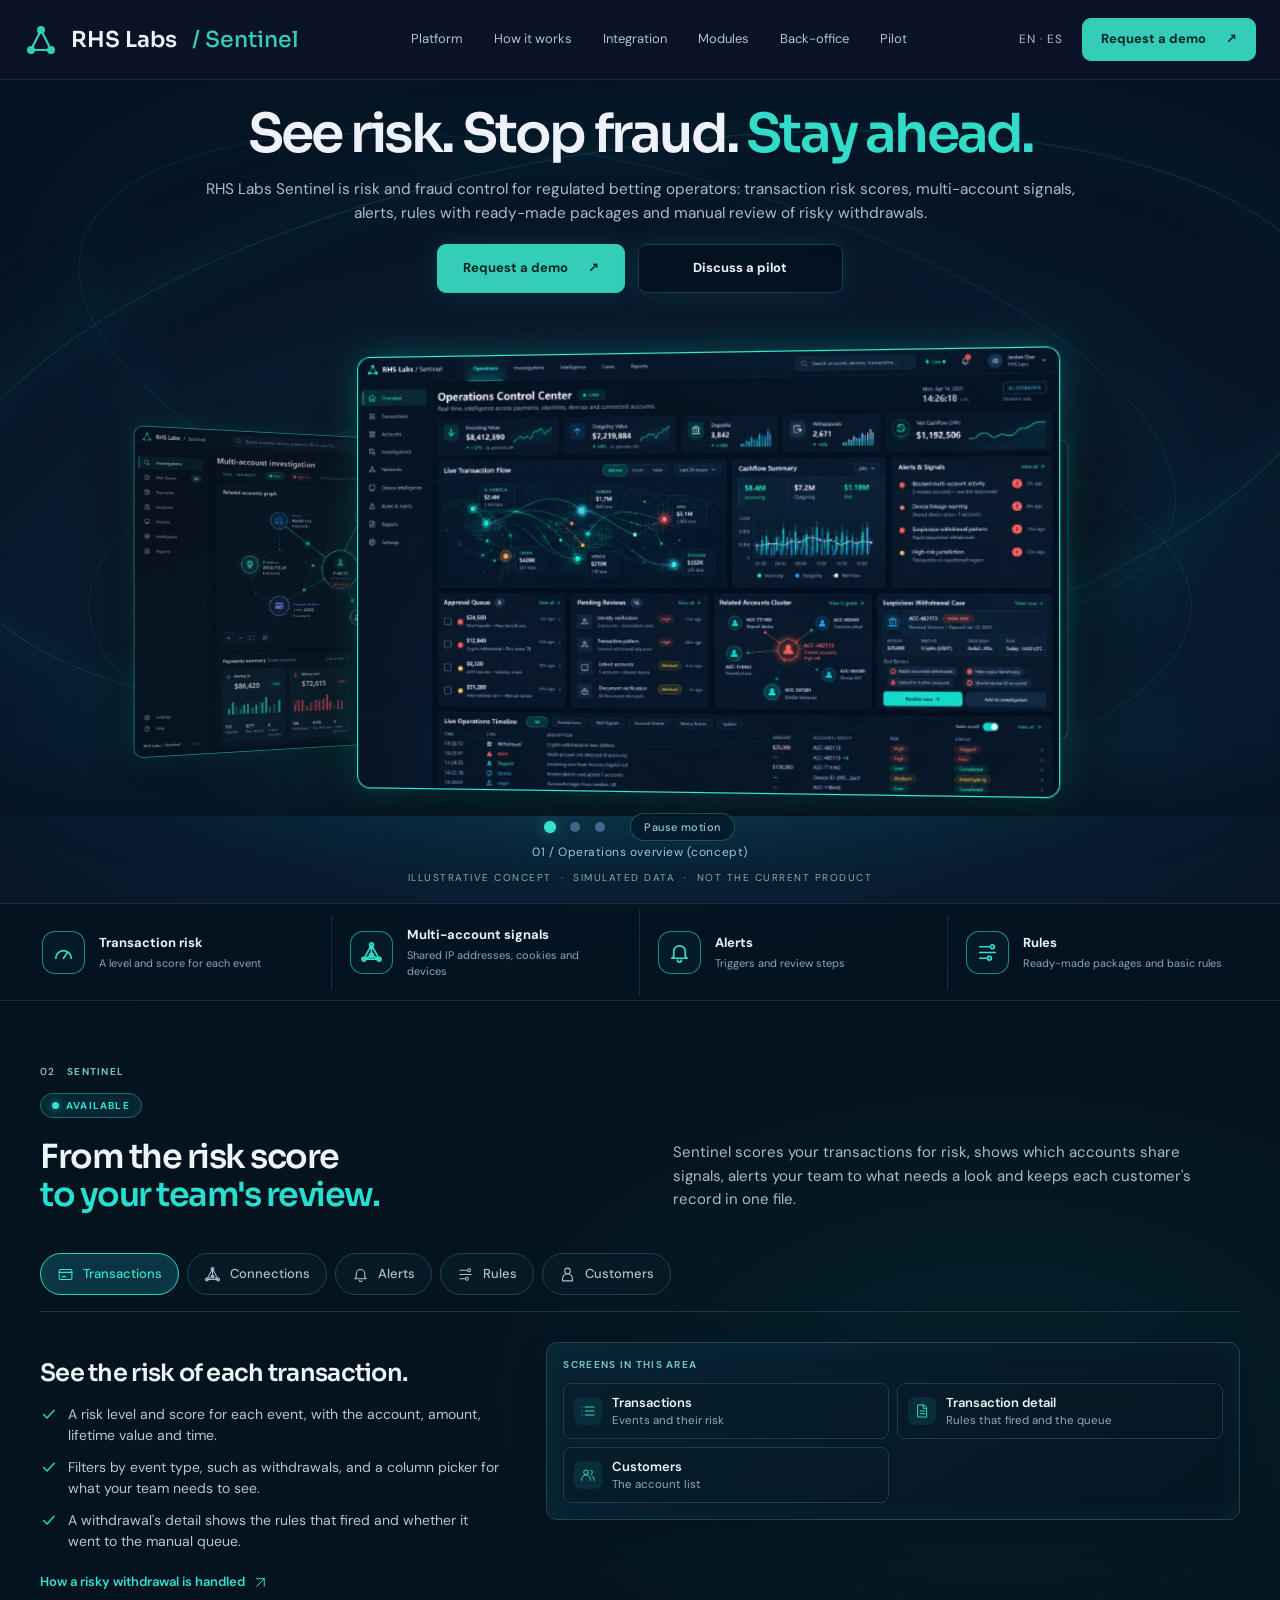
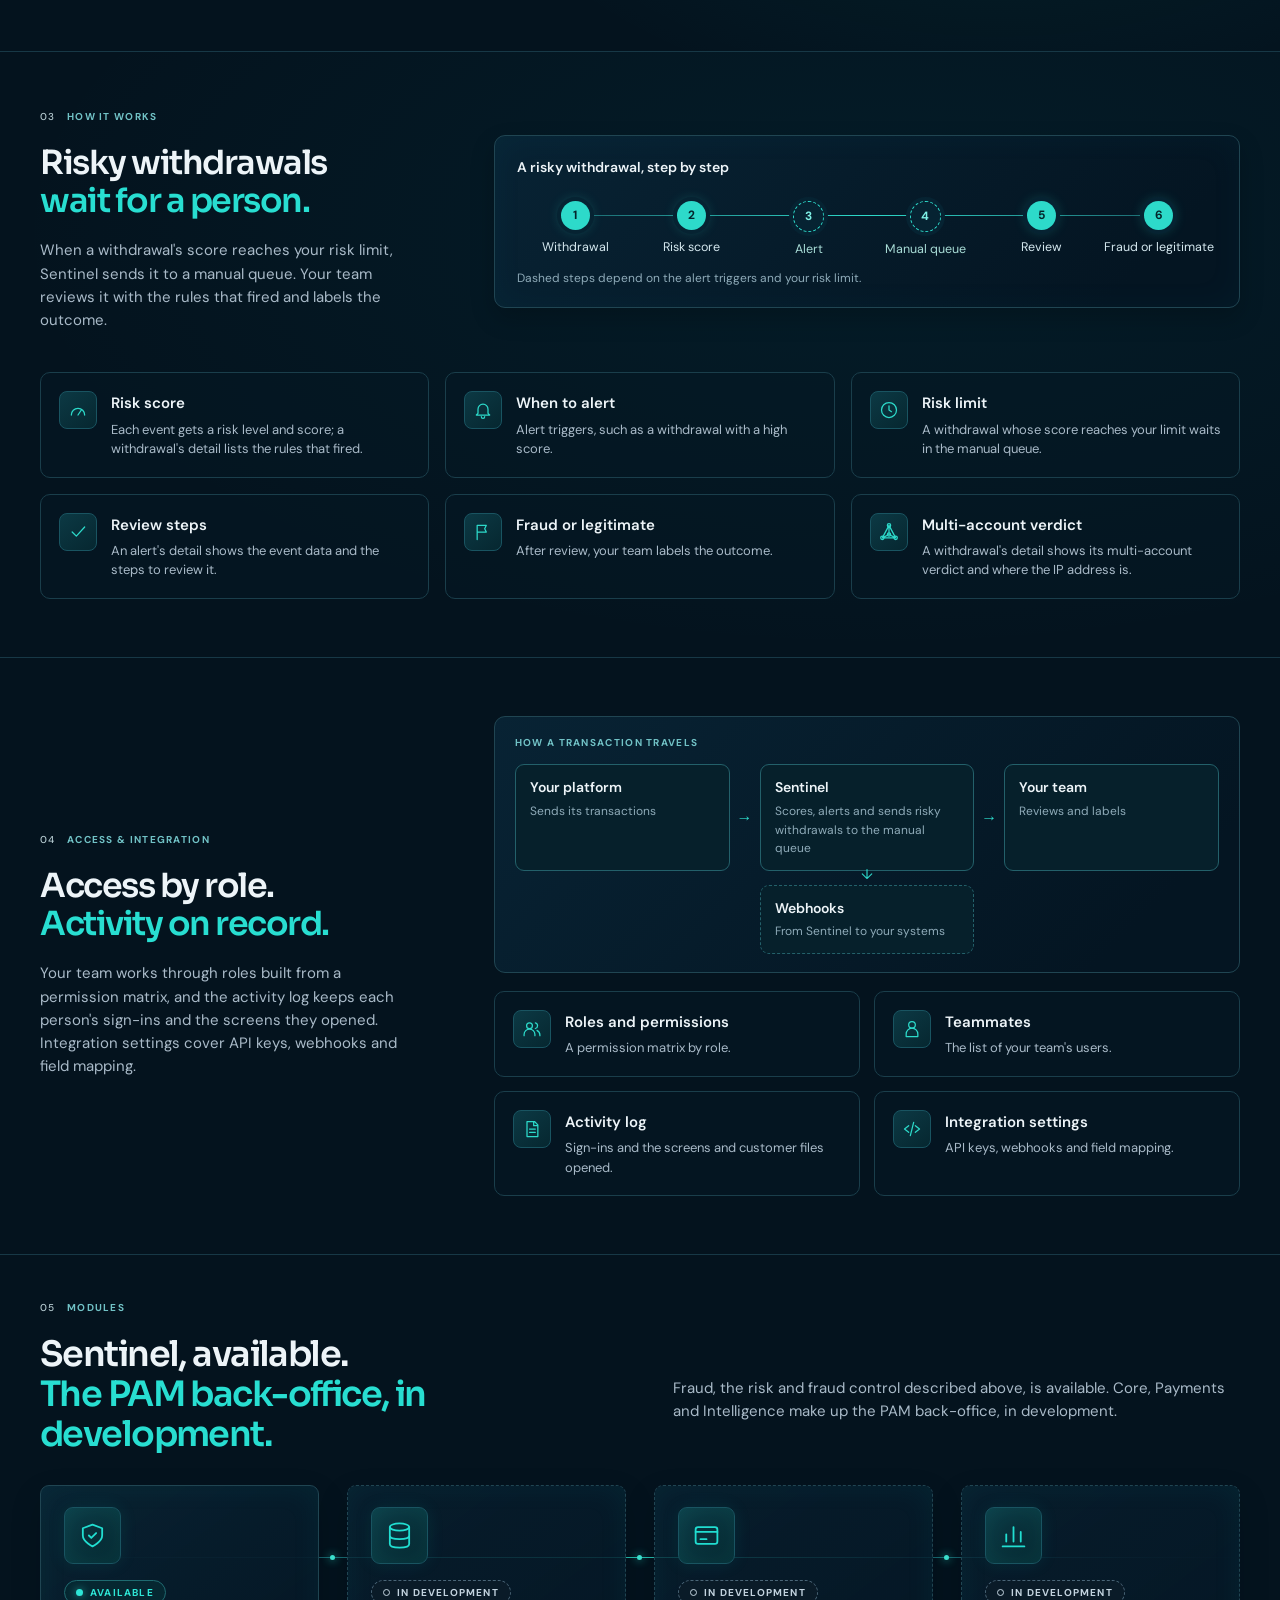
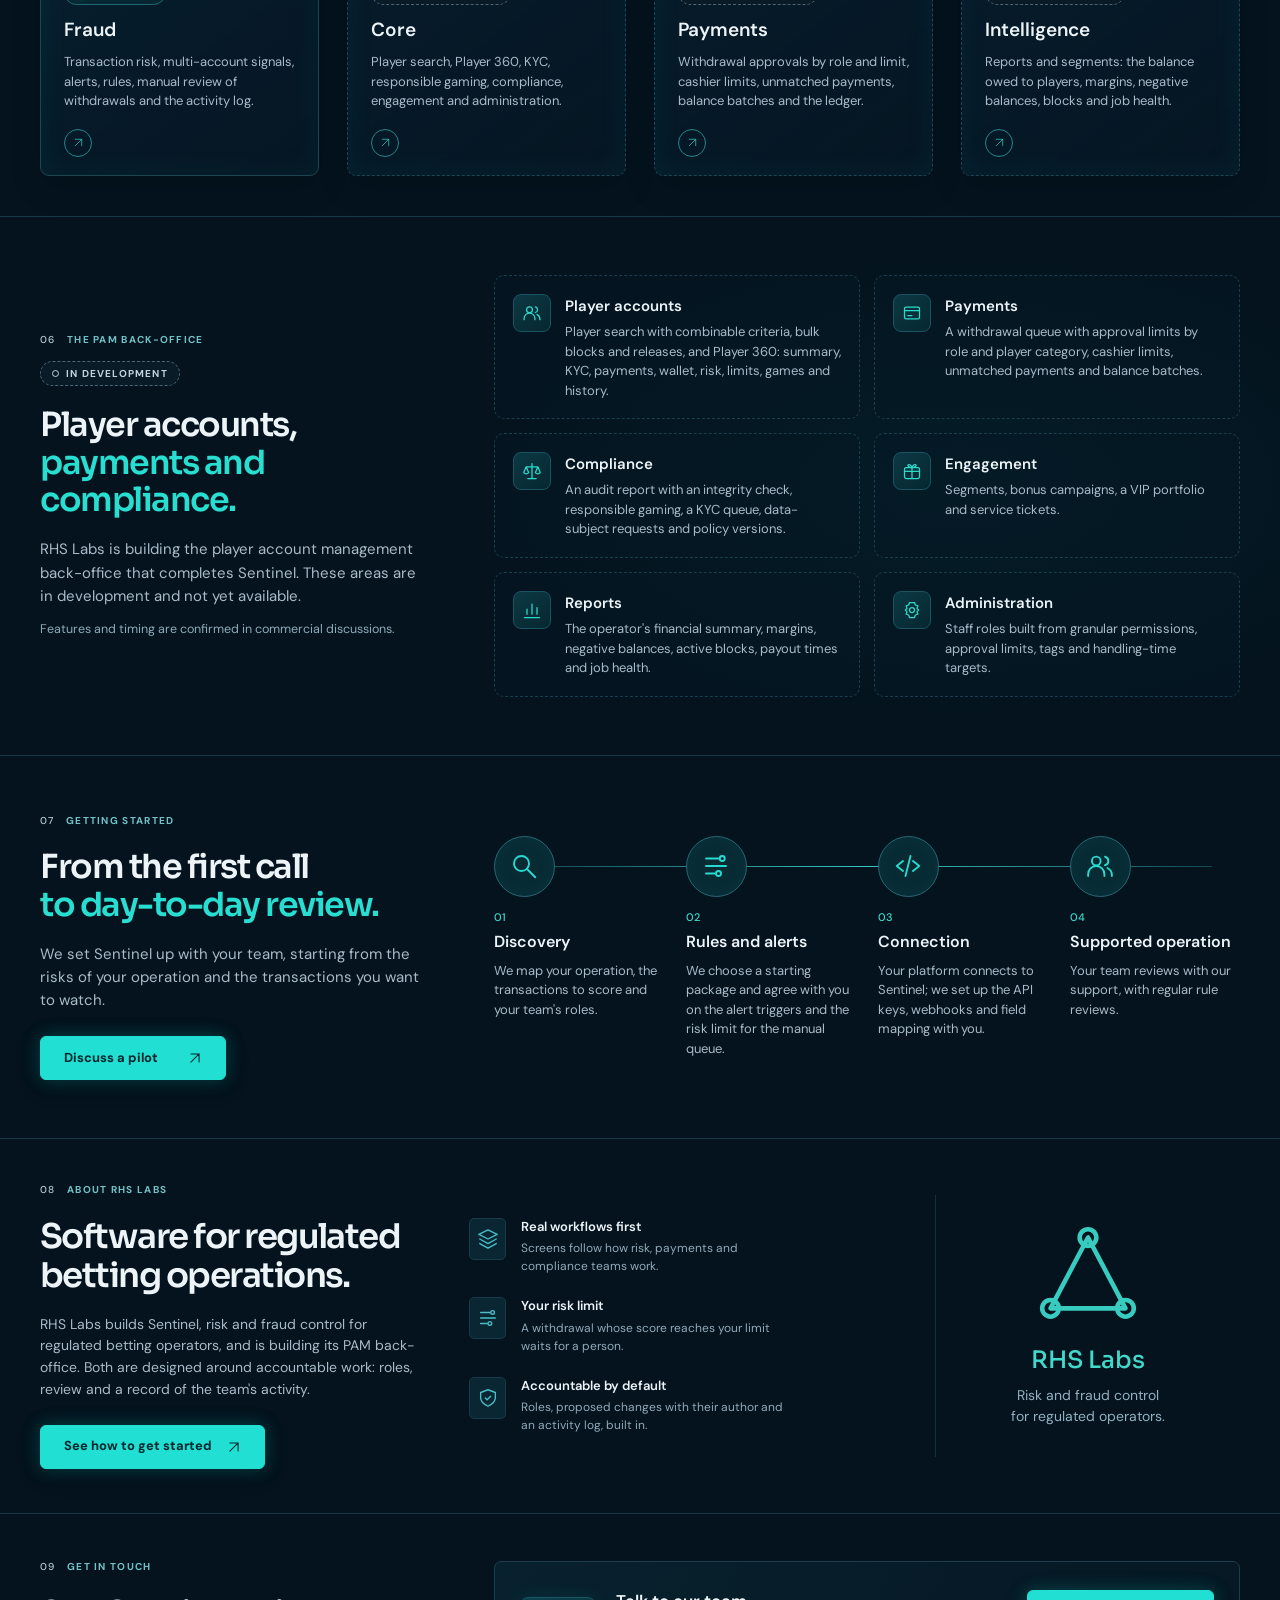
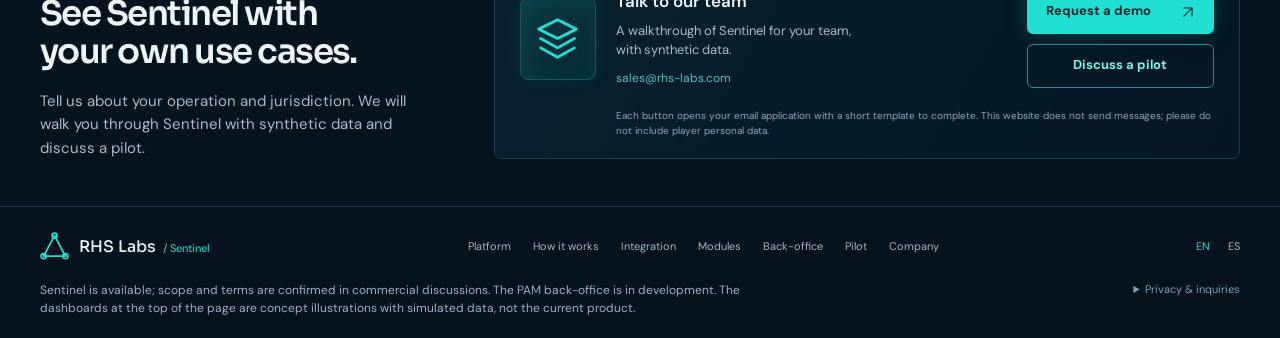
<file: index.html>
<!DOCTYPE html>
<html lang="en"><head>
<meta charset="utf-8"><meta name="viewport" content="width=device-width, initial-scale=1.0"><meta name="theme-color" content="#0A1426">
<title>RHS Labs Sentinel — Risk and fraud control for regulated betting operators</title><meta name="description" content="Risk and fraud control for regulated betting operators: transaction risk scores, multi-account signals, alerts, rules with ready-made packages and manual review of risky withdrawals.">
<link rel="canonical" href="/"><link rel="alternate" hreflang="en" href="/"><link rel="alternate" hreflang="es" href="/es/"><link rel="alternate" hreflang="x-default" href="/">
<meta property="og:type" content="website"><meta property="og:site_name" content="RHS Labs"><meta property="og:title" content="RHS Labs Sentinel — Risk and fraud control for regulated betting operators"><meta property="og:description" content="Risk and fraud control for regulated betting operators: transaction risk scores, multi-account signals, alerts, rules with ready-made packages and manual review of risky withdrawals."><meta property="og:locale" content="en_US"><meta property="og:locale:alternate" content="es_ES"><meta property="og:image" content="/assets/og-image-en.jpg"><meta property="og:image:width" content="1200"><meta property="og:image:height" content="630"><meta property="og:image:alt" content="RHS Labs Sentinel: risk and fraud control for regulated operators."><meta name="twitter:card" content="summary_large_image"><meta name="twitter:image" content="/assets/og-image-en.jpg">
<link rel="icon" href="/assets/favicon.svg" type="image/svg+xml"><link rel="preload" href="/assets/dashboard-1.webp" as="image" fetchpriority="high">
<link rel="preload" href="/assets/fonts/sora-latin-600-normal.woff2" as="font" type="font/woff2" crossorigin><link rel="preload" href="/assets/fonts/dm-sans-latin-400-normal.woff2" as="font" type="font/woff2" crossorigin>
<link rel="stylesheet" href="/assets/fonts.css"><link rel="stylesheet" href="/assets/hero-v6.css"><link rel="stylesheet" href="/site.css">
<script src="/site.js" defer></script><script src="/assets/hero-v6.js" defer></script>
</head><body><a class="rhs-skip" href="#platform">Skip to content</a>
<header><div class="bar wrap"><a class="brand" href="#home" aria-label="RHS Labs Sentinel — back to top"><svg viewBox="0 0 34 34" aria-hidden="true"><path d="M17 7L7 27H27Z" fill="none" stroke="#34CDB8" stroke-width="2.2" stroke-linejoin="round"/><circle cx="17" cy="7" r="4" fill="#34CDB8"/><circle cx="7" cy="27" r="4" fill="#34CDB8"/><circle cx="27" cy="27" r="4" fill="#34CDB8"/></svg>RHS Labs <em>/ Sentinel</em></a><nav class="nav" id="main-nav" aria-label="Main menu"><a href="#platform">Platform</a><a href="#how">How it works</a><a href="#security">Integration</a><a href="#modules">Modules</a><a href="#back-office">Back-office</a><a href="#pilot">Pilot</a><span class="rhs-mobile-language"><a href="/" data-language="en" lang="en" aria-label="English">EN</a> · <a href="/es/" data-language="es" lang="es" aria-label="Español">ES</a></span></nav><div class="nav-actions"><span class="lang"><a href="/" data-language="en" lang="en" aria-label="English">EN</a> · <a href="/es/" data-language="es" lang="es" aria-label="Español">ES</a></span><a class="btn sm" href="mailto:sales@rhs-labs.com?subject=Sentinel%20demo%20request&amp;body=Hello%20RHS%20Labs%20team%2C%0D%0A%0D%0AI%20would%20like%20a%20demo%20of%20RHS%20Labs%20Sentinel.%0D%0A%0D%0ACompany%3A%0D%0AJurisdiction%28s%29%3A%0D%0AApproximate%20volume%20%28active%20players%20or%20monthly%20transactions%29%3A%0D%0AModules%20of%20interest%20%28Fraud%20is%20available%3B%20Core%2C%20Payments%20and%20Intelligence%20are%20in%20development%29%3A%0D%0A%0D%0APlease%20do%20not%20include%20player%20personal%20data%20in%20this%20email." data-cta="demo">Request a demo<span class="rhs-sr"> (opens your email application)</span> <span aria-hidden="true">↗</span></a><button class="hamburger" id="menu-toggle" aria-label="Open navigation" data-label-open="Open navigation" data-label-close="Close navigation" aria-expanded="false" aria-controls="main-nav"><svg viewBox="0 0 24 24"><path d="M4 7h16M4 12h16M4 17h16" stroke="currentColor" stroke-width="2" fill="none" stroke-linecap="round"/></svg></button></div></div></header><main><section id="home" class="hero-v2" aria-label="Sentinel platform showcase">
  <div class="hero-atmosphere" aria-hidden="true"><div class="glow-ribbon glow-a"></div><div class="glow-ribbon glow-b"></div><div class="dot-halo"></div></div>
  <div class="hero-heading wrap">
    <span class="hero-eyebrow">RHS LABS &nbsp;/&nbsp; SENTINEL PLATFORM</span>
    <h1>See risk. Stop fraud. <span>Stay ahead.</span></h1>
    <p class="hero-subtitle">RHS Labs Sentinel is risk and fraud control for regulated betting operators: transaction risk scores, multi-account signals, alerts, rules with ready-made packages and manual review of risky withdrawals.</p>
    <div class="hero-buttons">
      <a class="btn" href="mailto:sales@rhs-labs.com?subject=Sentinel%20demo%20request&amp;body=Hello%20RHS%20Labs%20team%2C%0D%0A%0D%0AI%20would%20like%20a%20demo%20of%20RHS%20Labs%20Sentinel.%0D%0A%0D%0ACompany%3A%0D%0AJurisdiction%28s%29%3A%0D%0AApproximate%20volume%20%28active%20players%20or%20monthly%20transactions%29%3A%0D%0AModules%20of%20interest%20%28Fraud%20is%20available%3B%20Core%2C%20Payments%20and%20Intelligence%20are%20in%20development%29%3A%0D%0A%0D%0APlease%20do%20not%20include%20player%20personal%20data%20in%20this%20email." data-cta="demo">Request a demo<span class="rhs-sr"> (opens your email application)</span> <span aria-hidden="true">↗</span></a>
      <a class="btn alt" href="#pilot">Discuss a pilot</a>
    </div>
  </div>
  <div class="carousel-area" id="hero-carousel" role="region" aria-roledescription="carousel" aria-label="Three concept illustrations of Sentinel">
    <div class="backlight" aria-hidden="true"></div>
    <div class="carousel-track" id="carousel-track" aria-live="off">
      <figure class="product-screen" data-index="0" aria-label="Operations overview (concept)"><div class="screen-art"><img src="/assets/dashboard-1.webp" width="1586" height="992" alt="Concept illustration, not the current product: an operations dashboard with simulated data." fetchpriority="high"></div></figure>
      <figure class="product-screen" data-index="1" aria-label="Investigation workspace (concept)"><div class="screen-art"><img src="/assets/dashboard-2.webp" width="1586" height="992" alt="Concept illustration, not the current product: an investigation dashboard with simulated data." decoding="async" fetchpriority="low"></div></figure>
      <figure class="product-screen" data-index="2" aria-label="Payments overview (concept)"><div class="screen-art"><img src="/assets/dashboard-3.webp" width="1586" height="992" alt="Concept illustration, not the current product: a payments dashboard with simulated data." decoding="async" fetchpriority="low"></div></figure>
    </div>
    <div class="carousel-controls">
      <div class="carousel-dots" role="group" aria-label="Choose showcase screen">
        <button class="carousel-dot is-current" data-showcase="0" type="button" aria-label="Show Operations overview (concept)" aria-current="true"></button>
        <button class="carousel-dot" data-showcase="1" type="button" aria-label="Show Investigation workspace (concept)"></button>
        <button class="carousel-dot" data-showcase="2" type="button" aria-label="Show Payments overview (concept)"></button>
      </div>
      <button class="carousel-pause" id="motion-toggle" type="button" aria-pressed="false" data-label-pause="Pause motion" data-label-resume="Resume motion">Pause motion</button>
    </div>
    <p class="screen-name" id="showcase-title" data-suffix="CONTINUOUS 3D ORBIT">01 &nbsp; / &nbsp; Operations overview (concept)</p>
  </div>
  <div class="carousel-disclosure" data-hero-images="concept">ILLUSTRATIVE CONCEPT &nbsp;·&nbsp; SIMULATED DATA &nbsp;·&nbsp; NOT THE CURRENT PRODUCT</div>
  <div class="hero-feature-strip"><div class="wrap feature-grid">
    <div class="value-point"><span class="value-symbol" aria-hidden="true"><svg viewBox="0 0 24 24"><path d="M4 18a8 8 0 1 1 16 0M12 18l4-6"/></svg></span><span><b>Transaction risk</b><small>A level and score for each event</small></span></div>
    <div class="value-point"><span class="value-symbol" aria-hidden="true"><svg viewBox="0 0 24 24"><path d="m12 4-8 15h16ZM12 4v11M4 19l8-4 8 4"/><circle cx="12" cy="4" r="2"/><circle cx="4" cy="19" r="2"/><circle cx="20" cy="19" r="2"/><circle cx="12" cy="15" r="2"/></svg></span><span><b>Multi-account signals</b><small>Shared IP addresses, cookies and devices</small></span></div>
    <div class="value-point"><span class="value-symbol" aria-hidden="true"><svg viewBox="0 0 24 24"><path d="M6 16v-5a6 6 0 0 1 12 0v5l2 2H4Z"/><path d="M10 20a2 2 0 0 0 4 0"/></svg></span><span><b>Alerts</b><small>Triggers and review steps</small></span></div>
    <div class="value-point"><span class="value-symbol" aria-hidden="true"><svg viewBox="0 0 24 24"><path d="M4 6h10M4 12h16M4 18h7"/><circle cx="17" cy="6" r="2"/><circle cx="14" cy="18" r="2"/></svg></span><span><b>Rules</b><small>Ready-made packages and basic rules</small></span></div>
  </div></div>
</section>
<div class="rhs-content">
<section id="platform" class="rhs-sector rhs-tour-sector" data-sector="2" data-status="available"><div class="wrap"><div class="rhs-section-heading"><div class="rhs-sector-copy"><span class="rhs-kicker"><b>02</b> SENTINEL</span><span class="rhs-status rhs-status-available">Available</span><h2>From the risk score<br><em>to your team's review.</em></h2><p>Sentinel scores your transactions for risk, shows which accounts share signals, alerts your team to what needs a look and keeps each customer's record in one file.</p></div></div><div class="rhs-tour" data-tour><div class="rhs-tour-tabs" role="tablist" aria-label="Sentinel areas"><button type="button" role="tab" class="rhs-tour-tab" id="tour-tab-transactions" aria-controls="tour-transactions" aria-selected="true" tabindex="0"><svg class="rhs-icon " viewBox="0 0 24 24" aria-hidden="true" fill="none" stroke="currentColor" stroke-width="1.5" stroke-linecap="round" stroke-linejoin="round"><rect x="3" y="5" width="18" height="14" rx="2"/><path d="M3 9h18M7 15h5"/></svg><span>Transactions</span></button><button type="button" role="tab" class="rhs-tour-tab" id="tour-tab-connections" aria-controls="tour-connections" aria-selected="false" tabindex="-1"><svg class="rhs-icon " viewBox="0 0 24 24" aria-hidden="true" fill="none" stroke="currentColor" stroke-width="1.5" stroke-linecap="round" stroke-linejoin="round"><path d="m12 4-8 15h16ZM12 4v11M4 19l8-4 8 4"/><circle cx="12" cy="4" r="2"/><circle cx="4" cy="19" r="2"/><circle cx="20" cy="19" r="2"/><circle cx="12" cy="15" r="2"/></svg><span>Connections</span></button><button type="button" role="tab" class="rhs-tour-tab" id="tour-tab-alerts" aria-controls="tour-alerts" aria-selected="false" tabindex="-1"><svg class="rhs-icon " viewBox="0 0 24 24" aria-hidden="true" fill="none" stroke="currentColor" stroke-width="1.5" stroke-linecap="round" stroke-linejoin="round"><path d="M6 16v-5a6 6 0 0 1 12 0v5l2 2H4Z"/><path d="M10 20a2 2 0 0 0 4 0"/></svg><span>Alerts</span></button><button type="button" role="tab" class="rhs-tour-tab" id="tour-tab-rules" aria-controls="tour-rules" aria-selected="false" tabindex="-1"><svg class="rhs-icon " viewBox="0 0 24 24" aria-hidden="true" fill="none" stroke="currentColor" stroke-width="1.5" stroke-linecap="round" stroke-linejoin="round"><path d="M4 6h10M4 12h16M4 18h7"/><circle cx="17" cy="6" r="2"/><circle cx="14" cy="18" r="2"/></svg><span>Rules</span></button><button type="button" role="tab" class="rhs-tour-tab" id="tour-tab-customers" aria-controls="tour-customers" aria-selected="false" tabindex="-1"><svg class="rhs-icon " viewBox="0 0 24 24" aria-hidden="true" fill="none" stroke="currentColor" stroke-width="1.5" stroke-linecap="round" stroke-linejoin="round"><circle cx="12" cy="7" r="4"/><path d="M5 21v-3a7 7 0 0 1 14 0v3Z"/></svg><span>Customers</span></button></div><div class="rhs-tour-panel" role="tabpanel" id="tour-transactions" aria-labelledby="tour-tab-transactions" tabindex="0"><div class="rhs-tour-copy"><h3>See the risk of each transaction.</h3><ul class="rhs-ticks"><li><svg class="rhs-icon " viewBox="0 0 24 24" aria-hidden="true" fill="none" stroke="currentColor" stroke-width="1.5" stroke-linecap="round" stroke-linejoin="round"><path d="m5 12 5 5L20 6"/></svg><span>A risk level and score for each event, with the account, amount, lifetime value and time.</span></li><li><svg class="rhs-icon " viewBox="0 0 24 24" aria-hidden="true" fill="none" stroke="currentColor" stroke-width="1.5" stroke-linecap="round" stroke-linejoin="round"><path d="m5 12 5 5L20 6"/></svg><span>Filters by event type, such as withdrawals, and a column picker for what your team needs to see.</span></li><li><svg class="rhs-icon " viewBox="0 0 24 24" aria-hidden="true" fill="none" stroke="currentColor" stroke-width="1.5" stroke-linecap="round" stroke-linejoin="round"><path d="m5 12 5 5L20 6"/></svg><span>A withdrawal's detail shows the rules that fired and whether it went to the manual queue.</span></li></ul><a class="rhs-more" href="#how">How a risky withdrawal is handled <svg class="rhs-icon " viewBox="0 0 24 24" aria-hidden="true" fill="none" stroke="currentColor" stroke-width="1.5" stroke-linecap="round" stroke-linejoin="round"><path d="M5 19 19 5M5 5h14v14"/></svg></a></div><div class="rhs-tour-visual"><div class="rhs-screens"><p class="rhs-screens-title" id="tour-screens-transactions">Screens in this area</p><ul aria-labelledby="tour-screens-transactions"><li><svg class="rhs-icon " viewBox="0 0 24 24" aria-hidden="true" fill="none" stroke="currentColor" stroke-width="1.5" stroke-linecap="round" stroke-linejoin="round"><path d="M8 6h13M8 12h13M8 18h13M3 6h.01M3 12h.01M3 18h.01"/></svg><b>Transactions</b><small>Events and their risk</small></li><li><svg class="rhs-icon " viewBox="0 0 24 24" aria-hidden="true" fill="none" stroke="currentColor" stroke-width="1.5" stroke-linecap="round" stroke-linejoin="round"><path d="M6 3h9l4 4v14H6ZM14 3v5h5M9 12h7M9 16h7"/></svg><b>Transaction detail</b><small>Rules that fired and the queue</small></li><li><svg class="rhs-icon " viewBox="0 0 24 24" aria-hidden="true" fill="none" stroke="currentColor" stroke-width="1.5" stroke-linecap="round" stroke-linejoin="round"><circle cx="9" cy="8" r="3.5"/><path d="M2.5 20v-1.5a6.5 6.5 0 0 1 13 0V20"/><path d="M16 4.6a3.5 3.5 0 0 1 0 6.8M18 13.6a6.5 6.5 0 0 1 3.5 5.9V20"/></svg><b>Customers</b><small>The account list</small></li></ul></div></div></div><div class="rhs-tour-panel" role="tabpanel" id="tour-connections" aria-labelledby="tour-tab-connections" tabindex="0" hidden><div class="rhs-tour-copy"><h3>See which accounts share signals.</h3><ul class="rhs-ticks"><li><svg class="rhs-icon " viewBox="0 0 24 24" aria-hidden="true" fill="none" stroke="currentColor" stroke-width="1.5" stroke-linecap="round" stroke-linejoin="round"><path d="m5 12 5 5L20 6"/></svg><span>Multi-account signals: accounts that share an IP address, a cookie or a device fingerprint.</span></li><li><svg class="rhs-icon " viewBox="0 0 24 24" aria-hidden="true" fill="none" stroke="currentColor" stroke-width="1.5" stroke-linecap="round" stroke-linejoin="round"><path d="m5 12 5 5L20 6"/></svg><span>A Connections screen, a Links tab on the customer file and the signs of multi-accounting in the transaction list.</span></li><li><svg class="rhs-icon " viewBox="0 0 24 24" aria-hidden="true" fill="none" stroke="currentColor" stroke-width="1.5" stroke-linecap="round" stroke-linejoin="round"><path d="m5 12 5 5L20 6"/></svg><span>Radar, a dashboard of mostly multi-account indicators.</span></li></ul></div><div class="rhs-tour-visual"><div class="rhs-screens"><p class="rhs-screens-title" id="tour-screens-connections">Screens in this area</p><ul aria-labelledby="tour-screens-connections"><li><svg class="rhs-icon " viewBox="0 0 24 24" aria-hidden="true" fill="none" stroke="currentColor" stroke-width="1.5" stroke-linecap="round" stroke-linejoin="round"><path d="m12 4-8 15h16ZM12 4v11M4 19l8-4 8 4"/><circle cx="12" cy="4" r="2"/><circle cx="4" cy="19" r="2"/><circle cx="20" cy="19" r="2"/><circle cx="12" cy="15" r="2"/></svg><b>Connections</b><small>Links between accounts</small></li><li><svg class="rhs-icon " viewBox="0 0 24 24" aria-hidden="true" fill="none" stroke="currentColor" stroke-width="1.5" stroke-linecap="round" stroke-linejoin="round"><path d="M10 14a4 4 0 0 0 5.7 0l3-3a4 4 0 0 0-5.7-5.7l-1 1M14 10a4 4 0 0 0-5.7 0l-3 3a4 4 0 0 0 5.7 5.7l1-1"/></svg><b>Links</b><small>A customer's linked accounts</small></li><li><svg class="rhs-icon " viewBox="0 0 24 24" aria-hidden="true" fill="none" stroke="currentColor" stroke-width="1.5" stroke-linecap="round" stroke-linejoin="round"><path d="m12 3 8 3v6c0 5-8 9-8 9S4 17 4 12V6Z"/><path d="m9 12 2 2 4-4"/></svg><b>Overview</b><small>A customer's fraud signals</small></li><li><svg class="rhs-icon " viewBox="0 0 24 24" aria-hidden="true" fill="none" stroke="currentColor" stroke-width="1.5" stroke-linecap="round" stroke-linejoin="round"><path d="M3 12h4l3-7 4 14 3-7h4"/></svg><b>Radar</b><small>Multi-account indicators</small></li></ul></div></div></div><div class="rhs-tour-panel" role="tabpanel" id="tour-alerts" aria-labelledby="tour-tab-alerts" tabindex="0" hidden><div class="rhs-tour-copy"><h3>Alerts with the steps to review them.</h3><ul class="rhs-ticks"><li><svg class="rhs-icon " viewBox="0 0 24 24" aria-hidden="true" fill="none" stroke="currentColor" stroke-width="1.5" stroke-linecap="round" stroke-linejoin="round"><path d="m5 12 5 5L20 6"/></svg><span>An alert queue, with alerts such as a withdrawal with a high score.</span></li><li><svg class="rhs-icon " viewBox="0 0 24 24" aria-hidden="true" fill="none" stroke="currentColor" stroke-width="1.5" stroke-linecap="round" stroke-linejoin="round"><path d="m5 12 5 5L20 6"/></svg><span>An alert's detail shows the event data and its review steps.</span></li><li><svg class="rhs-icon " viewBox="0 0 24 24" aria-hidden="true" fill="none" stroke="currentColor" stroke-width="1.5" stroke-linecap="round" stroke-linejoin="round"><path d="m5 12 5 5L20 6"/></svg><span>The alert triggers have their own screen, When to alert.</span></li></ul></div><div class="rhs-tour-visual"><div class="rhs-screens"><p class="rhs-screens-title" id="tour-screens-alerts">Screens in this area</p><ul aria-labelledby="tour-screens-alerts"><li><svg class="rhs-icon " viewBox="0 0 24 24" aria-hidden="true" fill="none" stroke="currentColor" stroke-width="1.5" stroke-linecap="round" stroke-linejoin="round"><path d="M6 16v-5a6 6 0 0 1 12 0v5l2 2H4Z"/><path d="M10 20a2 2 0 0 0 4 0"/></svg><b>Alerts</b><small>The alert queue</small></li><li><svg class="rhs-icon " viewBox="0 0 24 24" aria-hidden="true" fill="none" stroke="currentColor" stroke-width="1.5" stroke-linecap="round" stroke-linejoin="round"><rect x="3" y="7" width="18" height="13" rx="2"/><path d="M8 7V5a2 2 0 0 1 2-2h4a2 2 0 0 1 2 2v2M3 13h18"/></svg><b>Alert detail</b><small>Event data and review steps</small></li><li><svg class="rhs-icon " viewBox="0 0 24 24" aria-hidden="true" fill="none" stroke="currentColor" stroke-width="1.5" stroke-linecap="round" stroke-linejoin="round"><path d="M3 12h4l3-7 4 14 3-7h4"/></svg><b>When to alert</b><small>Alert triggers</small></li></ul></div></div></div><div class="rhs-tour-panel" role="tabpanel" id="tour-rules" aria-labelledby="tour-tab-rules" tabindex="0" hidden><div class="rhs-tour-copy"><h3>Rules with ready-made packages.</h3><ul class="rhs-ticks"><li><svg class="rhs-icon " viewBox="0 0 24 24" aria-hidden="true" fill="none" stroke="currentColor" stroke-width="1.5" stroke-linecap="round" stroke-linejoin="round"><path d="m5 12 5 5L20 6"/></svg><span>Ready-made packages to start from, and basic rules by category, multi-accounting included.</span></li><li><svg class="rhs-icon " viewBox="0 0 24 24" aria-hidden="true" fill="none" stroke="currentColor" stroke-width="1.5" stroke-linecap="round" stroke-linejoin="round"><path d="m5 12 5 5L20 6"/></svg><span>Advanced rules, most of them on devices, IP addresses, VPNs and multi-accounting, and a performance view of the rules.</span></li><li><svg class="rhs-icon " viewBox="0 0 24 24" aria-hidden="true" fill="none" stroke="currentColor" stroke-width="1.5" stroke-linecap="round" stroke-linejoin="round"><path d="m5 12 5 5L20 6"/></svg><span>An Approvals screen for proposed changes, showing who proposed them.</span></li></ul></div><div class="rhs-tour-visual"><div class="rhs-screens"><p class="rhs-screens-title" id="tour-screens-rules">Screens in this area</p><ul aria-labelledby="tour-screens-rules"><li><svg class="rhs-icon " viewBox="0 0 24 24" aria-hidden="true" fill="none" stroke="currentColor" stroke-width="1.5" stroke-linecap="round" stroke-linejoin="round"><path d="m2 7 10-5 10 5-10 5ZM3 12l9 5 9-5M3 17l9 5 9-5"/></svg><b>Basic rules</b><small>Packages and categories</small></li><li><svg class="rhs-icon " viewBox="0 0 24 24" aria-hidden="true" fill="none" stroke="currentColor" stroke-width="1.5" stroke-linecap="round" stroke-linejoin="round"><path d="m9 3-1 3-3 1 1 3-2 2 2 2-1 3 3 1 1 3h6l1-3 3-1-1-3 2-2-2-2 1-3-3-1-1-3Z"/><circle cx="12" cy="12" r="3"/></svg><b>Advanced rules</b><small>Device, IP, VPN and multi-account rules</small></li><li><svg class="rhs-icon " viewBox="0 0 24 24" aria-hidden="true" fill="none" stroke="currentColor" stroke-width="1.5" stroke-linecap="round" stroke-linejoin="round"><path d="M3 21h18M6 17v-6m6 6V5m6 12v-8"/></svg><b>Performance</b><small>How the rules perform</small></li><li><svg class="rhs-icon " viewBox="0 0 24 24" aria-hidden="true" fill="none" stroke="currentColor" stroke-width="1.5" stroke-linecap="round" stroke-linejoin="round"><path d="m3 12 4 4 7-8M10 16l1 1 10-11"/></svg><b>Approvals</b><small>Proposed changes</small></li></ul></div></div></div><div class="rhs-tour-panel" role="tabpanel" id="tour-customers" aria-labelledby="tour-tab-customers" tabindex="0" hidden><div class="rhs-tour-copy"><h3>One file for each customer.</h3><ul class="rhs-ticks"><li><svg class="rhs-icon " viewBox="0 0 24 24" aria-hidden="true" fill="none" stroke="currentColor" stroke-width="1.5" stroke-linecap="round" stroke-linejoin="round"><path d="m5 12 5 5L20 6"/></svg><span>The customer record: status, KYC, key dates, balance, lifetime value and country.</span></li><li><svg class="rhs-icon " viewBox="0 0 24 24" aria-hidden="true" fill="none" stroke="currentColor" stroke-width="1.5" stroke-linecap="round" stroke-linejoin="round"><path d="m5 12 5 5L20 6"/></svg><span>A timeline of deposits and withdrawals, the bets, and the history of actions on the account.</span></li><li><svg class="rhs-icon " viewBox="0 0 24 24" aria-hidden="true" fill="none" stroke="currentColor" stroke-width="1.5" stroke-linecap="round" stroke-linejoin="round"><path d="m5 12 5 5L20 6"/></svg><span>Search from any screen with Ctrl+K.</span></li></ul><a class="rhs-more" href="#security">Access and integration <svg class="rhs-icon " viewBox="0 0 24 24" aria-hidden="true" fill="none" stroke="currentColor" stroke-width="1.5" stroke-linecap="round" stroke-linejoin="round"><path d="M5 19 19 5M5 5h14v14"/></svg></a></div><div class="rhs-tour-visual"><div class="rhs-screens"><p class="rhs-screens-title" id="tour-screens-customers">Screens in this area</p><ul aria-labelledby="tour-screens-customers"><li><svg class="rhs-icon " viewBox="0 0 24 24" aria-hidden="true" fill="none" stroke="currentColor" stroke-width="1.5" stroke-linecap="round" stroke-linejoin="round"><circle cx="9" cy="8" r="3.5"/><path d="M2.5 20v-1.5a6.5 6.5 0 0 1 13 0V20"/><path d="M16 4.6a3.5 3.5 0 0 1 0 6.8M18 13.6a6.5 6.5 0 0 1 3.5 5.9V20"/></svg><b>Customers</b><small>The account list</small></li><li><svg class="rhs-icon " viewBox="0 0 24 24" aria-hidden="true" fill="none" stroke="currentColor" stroke-width="1.5" stroke-linecap="round" stroke-linejoin="round"><circle cx="12" cy="7" r="4"/><path d="M5 21v-3a7 7 0 0 1 14 0v3Z"/></svg><b>Customer file</b><small>Record, timeline, bets and history</small></li><li><svg class="rhs-icon " viewBox="0 0 24 24" aria-hidden="true" fill="none" stroke="currentColor" stroke-width="1.5" stroke-linecap="round" stroke-linejoin="round"><circle cx="10" cy="10" r="6"/><path d="m15 15 6 6"/></svg><b>Global search</b><small>Ctrl+K from any screen</small></li></ul></div></div></div></div></div></section>
<section id="how" class="rhs-sector rhs-payments-sector rhs-how" data-sector="3" data-status="available"><span id="payments" class="rhs-anchor"></span><div class="wrap"><div class="rhs-split"><div class="rhs-sector-copy"><span class="rhs-kicker"><b>03</b> HOW IT WORKS</span><h2>Risky withdrawals<br><em>wait for a person.</em></h2><p>When a withdrawal's score reaches your risk limit, Sentinel sends it to a manual queue. Your team reviews it with the rules that fired and labels the outcome.</p></div><figure class="rhs-flow"><figcaption><b>A risky withdrawal, step by step</b></figcaption><ol class="rhs-flow-steps"><li class="rhs-flow-step"><span>Withdrawal</span></li><li class="rhs-flow-step"><span>Risk score</span></li><li class="rhs-flow-step rhs-flow-optional"><span>Alert</span></li><li class="rhs-flow-step rhs-flow-optional"><span>Manual queue</span></li><li class="rhs-flow-step"><span>Review</span></li><li class="rhs-flow-step"><span>Fraud or legitimate</span></li></ol><p class="rhs-flow-note">Dashed steps depend on the alert triggers and your risk limit.</p></figure></div><ul class="rhs-capabilities"><li><span class="rhs-mini-icon"><svg class="rhs-icon " viewBox="0 0 24 24" aria-hidden="true" fill="none" stroke="currentColor" stroke-width="1.5" stroke-linecap="round" stroke-linejoin="round"><path d="M4 18a8 8 0 1 1 16 0M12 18l4-6"/></svg></span><div><h3>Risk score</h3><p>Each event gets a risk level and score; a withdrawal's detail lists the rules that fired.</p></div></li><li><span class="rhs-mini-icon"><svg class="rhs-icon " viewBox="0 0 24 24" aria-hidden="true" fill="none" stroke="currentColor" stroke-width="1.5" stroke-linecap="round" stroke-linejoin="round"><path d="M6 16v-5a6 6 0 0 1 12 0v5l2 2H4Z"/><path d="M10 20a2 2 0 0 0 4 0"/></svg></span><div><h3>When to alert</h3><p>Alert triggers, such as a withdrawal with a high score.</p></div></li><li><span class="rhs-mini-icon"><svg class="rhs-icon " viewBox="0 0 24 24" aria-hidden="true" fill="none" stroke="currentColor" stroke-width="1.5" stroke-linecap="round" stroke-linejoin="round"><circle cx="12" cy="12" r="9"/><path d="M12 7v5l3 2"/></svg></span><div><h3>Risk limit</h3><p>A withdrawal whose score reaches your limit waits in the manual queue.</p></div></li><li><span class="rhs-mini-icon"><svg class="rhs-icon " viewBox="0 0 24 24" aria-hidden="true" fill="none" stroke="currentColor" stroke-width="1.5" stroke-linecap="round" stroke-linejoin="round"><path d="m5 12 5 5L20 6"/></svg></span><div><h3>Review steps</h3><p>An alert's detail shows the event data and the steps to review it.</p></div></li><li><span class="rhs-mini-icon"><svg class="rhs-icon " viewBox="0 0 24 24" aria-hidden="true" fill="none" stroke="currentColor" stroke-width="1.5" stroke-linecap="round" stroke-linejoin="round"><path d="M5 21V4M5 4h11l-2 4 2 4H5"/></svg></span><div><h3>Fraud or legitimate</h3><p>After review, your team labels the outcome.</p></div></li><li><span class="rhs-mini-icon"><svg class="rhs-icon " viewBox="0 0 24 24" aria-hidden="true" fill="none" stroke="currentColor" stroke-width="1.5" stroke-linecap="round" stroke-linejoin="round"><path d="m12 4-8 15h16ZM12 4v11M4 19l8-4 8 4"/><circle cx="12" cy="4" r="2"/><circle cx="4" cy="19" r="2"/><circle cx="20" cy="19" r="2"/><circle cx="12" cy="15" r="2"/></svg></span><div><h3>Multi-account verdict</h3><p>A withdrawal's detail shows its multi-account verdict and where the IP address is.</p></div></li></ul></div></section>
<section id="security" class="rhs-sector rhs-security" data-sector="4" data-status="available"><div class="wrap"><div class="rhs-split"><div class="rhs-sector-copy"><span class="rhs-kicker"><b>04</b> ACCESS & INTEGRATION</span><h2>Access by role.<br><em>Activity on record.</em></h2><p>Your team works through roles built from a permission matrix, and the activity log keeps each person's sign-ins and the screens they opened. Integration settings cover API keys, webhooks and field mapping.</p></div><div class="rhs-security-visual"><figure class="rhs-arch"><figcaption>How a transaction travels</figcaption><ol><li><b>Your platform</b><small>Sends its transactions</small></li><li><b>Sentinel</b><small>Scores, alerts and sends risky withdrawals to the manual queue</small></li><li><b>Your team</b><small>Reviews and labels</small></li></ol><p class="rhs-arch-idp rhs-arch-out"><b>Webhooks</b><small>From Sentinel to your systems</small></p></figure><ul class="rhs-control-grid rhs-security-list"><li><span class="rhs-mini-icon"><svg class="rhs-icon " viewBox="0 0 24 24" aria-hidden="true" fill="none" stroke="currentColor" stroke-width="1.5" stroke-linecap="round" stroke-linejoin="round"><circle cx="9" cy="8" r="3.5"/><path d="M2.5 20v-1.5a6.5 6.5 0 0 1 13 0V20"/><path d="M16 4.6a3.5 3.5 0 0 1 0 6.8M18 13.6a6.5 6.5 0 0 1 3.5 5.9V20"/></svg></span><div><h3>Roles and permissions</h3><p>A permission matrix by role.</p></div></li><li><span class="rhs-mini-icon"><svg class="rhs-icon " viewBox="0 0 24 24" aria-hidden="true" fill="none" stroke="currentColor" stroke-width="1.5" stroke-linecap="round" stroke-linejoin="round"><circle cx="12" cy="7" r="4"/><path d="M5 21v-3a7 7 0 0 1 14 0v3Z"/></svg></span><div><h3>Teammates</h3><p>The list of your team's users.</p></div></li><li><span class="rhs-mini-icon"><svg class="rhs-icon " viewBox="0 0 24 24" aria-hidden="true" fill="none" stroke="currentColor" stroke-width="1.5" stroke-linecap="round" stroke-linejoin="round"><path d="M6 3h9l4 4v14H6ZM14 3v5h5M9 12h7M9 16h7"/></svg></span><div><h3>Activity log</h3><p>Sign-ins and the screens and customer files opened.</p></div></li><li><span class="rhs-mini-icon"><svg class="rhs-icon " viewBox="0 0 24 24" aria-hidden="true" fill="none" stroke="currentColor" stroke-width="1.5" stroke-linecap="round" stroke-linejoin="round"><path d="m8 8-5 4 5 4M16 8l5 4-5 4M14 4l-4 16"/></svg></span><div><h3>Integration settings</h3><p>API keys, webhooks and field mapping.</p></div></li></ul></div></div></div></section>
<section id="modules" class="rhs-sector rhs-products" data-sector="5"><span id="intelligence" class="rhs-anchor"></span><div class="wrap"><div class="rhs-products-heading"><div class="rhs-sector-copy"><span class="rhs-kicker"><b>05</b> MODULES</span><h2>Sentinel, available.<br><em>The PAM back-office, in development.</em></h2><p>Fraud, the risk and fraud control described above, is available. Core, Payments and Intelligence make up the PAM back-office, in development.</p></div></div><div class="rhs-product-grid"><article class="rhs-product" data-status="available"><span class="rhs-icon-box"><svg class="rhs-icon " viewBox="0 0 24 24" aria-hidden="true" fill="none" stroke="currentColor" stroke-width="1.5" stroke-linecap="round" stroke-linejoin="round"><path d="m12 3 8 3v6c0 5-8 9-8 9S4 17 4 12V6Z"/><path d="m9 12 2 2 4-4"/></svg></span><span class="rhs-status rhs-status-available">Available</span><h3>Fraud</h3><p>Transaction risk, multi-account signals, alerts, rules, manual review of withdrawals and the activity log.</p><a class="rhs-card-link" href="#platform" aria-label="See Fraud"><svg class="rhs-icon " viewBox="0 0 24 24" aria-hidden="true" fill="none" stroke="currentColor" stroke-width="1.5" stroke-linecap="round" stroke-linejoin="round"><path d="M5 19 19 5M5 5h14v14"/></svg></a></article><article class="rhs-product" data-status="development"><span class="rhs-icon-box"><svg class="rhs-icon " viewBox="0 0 24 24" aria-hidden="true" fill="none" stroke="currentColor" stroke-width="1.5" stroke-linecap="round" stroke-linejoin="round"><ellipse cx="12" cy="5" rx="8" ry="3"/><path d="M4 5v14c0 4 16 4 16 0V5M4 12c0 4 16 4 16 0"/></svg></span><span class="rhs-status rhs-status-development">In development</span><h3>Core</h3><p>Player search, Player 360, KYC, responsible gaming, compliance, engagement and administration.</p><a class="rhs-card-link" href="#back-office" aria-label="See Core"><svg class="rhs-icon " viewBox="0 0 24 24" aria-hidden="true" fill="none" stroke="currentColor" stroke-width="1.5" stroke-linecap="round" stroke-linejoin="round"><path d="M5 19 19 5M5 5h14v14"/></svg></a></article><article class="rhs-product" data-status="development"><span class="rhs-icon-box"><svg class="rhs-icon " viewBox="0 0 24 24" aria-hidden="true" fill="none" stroke="currentColor" stroke-width="1.5" stroke-linecap="round" stroke-linejoin="round"><rect x="3" y="5" width="18" height="14" rx="2"/><path d="M3 9h18M7 15h5"/></svg></span><span class="rhs-status rhs-status-development">In development</span><h3>Payments</h3><p>Withdrawal approvals by role and limit, cashier limits, unmatched payments, balance batches and the ledger.</p><a class="rhs-card-link" href="#back-office" aria-label="See Payments"><svg class="rhs-icon " viewBox="0 0 24 24" aria-hidden="true" fill="none" stroke="currentColor" stroke-width="1.5" stroke-linecap="round" stroke-linejoin="round"><path d="M5 19 19 5M5 5h14v14"/></svg></a></article><article class="rhs-product" data-status="development"><span class="rhs-icon-box"><svg class="rhs-icon " viewBox="0 0 24 24" aria-hidden="true" fill="none" stroke="currentColor" stroke-width="1.5" stroke-linecap="round" stroke-linejoin="round"><path d="M3 21h18M6 17v-6m6 6V5m6 12v-8"/></svg></span><span class="rhs-status rhs-status-development">In development</span><h3>Intelligence</h3><p>Reports and segments: the balance owed to players, margins, negative balances, blocks and job health.</p><a class="rhs-card-link" href="#back-office" aria-label="See Intelligence"><svg class="rhs-icon " viewBox="0 0 24 24" aria-hidden="true" fill="none" stroke="currentColor" stroke-width="1.5" stroke-linecap="round" stroke-linejoin="round"><path d="M5 19 19 5M5 5h14v14"/></svg></a></article></div></div></section>
<section id="back-office" class="rhs-sector rhs-compliance rhs-backoffice" data-sector="6" data-status="development"><div class="wrap rhs-split"><div class="rhs-sector-copy"><span class="rhs-kicker"><b>06</b> THE PAM BACK-OFFICE</span><span class="rhs-status rhs-status-development">In development</span><h2>Player accounts,<br><em>payments and compliance.</em></h2><p>RHS Labs is building the player account management back-office that completes Sentinel. These areas are in development and not yet available.</p><p class="rhs-dev-note">Features and timing are confirmed in commercial discussions.</p></div><ul class="rhs-control-grid"><li><span class="rhs-mini-icon"><svg class="rhs-icon " viewBox="0 0 24 24" aria-hidden="true" fill="none" stroke="currentColor" stroke-width="1.5" stroke-linecap="round" stroke-linejoin="round"><circle cx="9" cy="8" r="3.5"/><path d="M2.5 20v-1.5a6.5 6.5 0 0 1 13 0V20"/><path d="M16 4.6a3.5 3.5 0 0 1 0 6.8M18 13.6a6.5 6.5 0 0 1 3.5 5.9V20"/></svg></span><div><h3>Player accounts</h3><p>Player search with combinable criteria, bulk blocks and releases, and Player 360: summary, KYC, payments, wallet, risk, limits, games and history.</p></div></li><li><span class="rhs-mini-icon"><svg class="rhs-icon " viewBox="0 0 24 24" aria-hidden="true" fill="none" stroke="currentColor" stroke-width="1.5" stroke-linecap="round" stroke-linejoin="round"><rect x="3" y="5" width="18" height="14" rx="2"/><path d="M3 9h18M7 15h5"/></svg></span><div><h3>Payments</h3><p>A withdrawal queue with approval limits by role and player category, cashier limits, unmatched payments and balance batches.</p></div></li><li><span class="rhs-mini-icon"><svg class="rhs-icon " viewBox="0 0 24 24" aria-hidden="true" fill="none" stroke="currentColor" stroke-width="1.5" stroke-linecap="round" stroke-linejoin="round"><path d="M12 3v18M7 21h10M5 7h14M5 7l-3 7a4 4 0 0 0 6 0Zm14 0-3 7a4 4 0 0 0 6 0Z"/></svg></span><div><h3>Compliance</h3><p>An audit report with an integrity check, responsible gaming, a KYC queue, data-subject requests and policy versions.</p></div></li><li><span class="rhs-mini-icon"><svg class="rhs-icon " viewBox="0 0 24 24" aria-hidden="true" fill="none" stroke="currentColor" stroke-width="1.5" stroke-linecap="round" stroke-linejoin="round"><rect x="3" y="8" width="18" height="13" rx="2"/><path d="M12 8v13M3 12.5h18M12 8S10.5 3.5 8 4.4 8.6 8 12 8Zm0 0s1.5-4.5 4-3.6S15.4 8 12 8Z"/></svg></span><div><h3>Engagement</h3><p>Segments, bonus campaigns, a VIP portfolio and service tickets.</p></div></li><li><span class="rhs-mini-icon"><svg class="rhs-icon " viewBox="0 0 24 24" aria-hidden="true" fill="none" stroke="currentColor" stroke-width="1.5" stroke-linecap="round" stroke-linejoin="round"><path d="M3 21h18M6 17v-6m6 6V5m6 12v-8"/></svg></span><div><h3>Reports</h3><p>The operator's financial summary, margins, negative balances, active blocks, payout times and job health.</p></div></li><li><span class="rhs-mini-icon"><svg class="rhs-icon " viewBox="0 0 24 24" aria-hidden="true" fill="none" stroke="currentColor" stroke-width="1.5" stroke-linecap="round" stroke-linejoin="round"><path d="m9 3-1 3-3 1 1 3-2 2 2 2-1 3 3 1 1 3h6l1-3 3-1-1-3 2-2-2-2 1-3-3-1-1-3Z"/><circle cx="12" cy="12" r="3"/></svg></span><div><h3>Administration</h3><p>Staff roles built from granular permissions, approval limits, tags and handling-time targets.</p></div></li></ul></div></section>
<section id="pilot" class="rhs-sector rhs-process" data-sector="7"><span id="use-cases" class="rhs-anchor"></span><div class="wrap rhs-split"><div class="rhs-sector-copy"><span class="rhs-kicker"><b>07</b> GETTING STARTED</span><h2>From the first call<br><em>to day-to-day review.</em></h2><p>We set Sentinel up with your team, starting from the risks of your operation and the transactions you want to watch.</p><a class="btn rhs-cta" href="mailto:sales@rhs-labs.com?subject=Sentinel%20pilot%20program&amp;body=Hello%20RHS%20Labs%20team%2C%0D%0A%0D%0AWe%20would%20like%20to%20discuss%20a%20Sentinel%20pilot.%0D%0A%0D%0ACompany%3A%0D%0AJurisdiction%28s%29%3A%0D%0AApproximate%20volume%20%28active%20players%20or%20monthly%20transactions%29%3A%0D%0AModules%20of%20interest%20%28Fraud%20is%20available%3B%20Core%2C%20Payments%20and%20Intelligence%20are%20in%20development%29%3A%0D%0A%0D%0APlease%20do%20not%20include%20player%20personal%20data%20in%20this%20email." data-cta="pilot">Discuss a pilot<span class="rhs-sr"> (opens your email application)</span> <svg class="rhs-icon " viewBox="0 0 24 24" aria-hidden="true" fill="none" stroke="currentColor" stroke-width="1.5" stroke-linecap="round" stroke-linejoin="round"><path d="M5 19 19 5M5 5h14v14"/></svg></a></div><ol class="rhs-steps"><li class="rhs-step"><span class="rhs-round-icon"><svg class="rhs-icon " viewBox="0 0 24 24" aria-hidden="true" fill="none" stroke="currentColor" stroke-width="1.5" stroke-linecap="round" stroke-linejoin="round"><circle cx="10" cy="10" r="6"/><path d="m15 15 6 6"/></svg></span><b class="rhs-step-number">01</b><h3>Discovery</h3><p>We map your operation, the transactions to score and your team's roles.</p></li><li class="rhs-step"><span class="rhs-round-icon"><svg class="rhs-icon " viewBox="0 0 24 24" aria-hidden="true" fill="none" stroke="currentColor" stroke-width="1.5" stroke-linecap="round" stroke-linejoin="round"><path d="M4 6h10M4 12h16M4 18h7"/><circle cx="17" cy="6" r="2"/><circle cx="14" cy="18" r="2"/></svg></span><b class="rhs-step-number">02</b><h3>Rules and alerts</h3><p>We choose a starting package and agree with you on the alert triggers and the risk limit for the manual queue.</p></li><li class="rhs-step"><span class="rhs-round-icon"><svg class="rhs-icon " viewBox="0 0 24 24" aria-hidden="true" fill="none" stroke="currentColor" stroke-width="1.5" stroke-linecap="round" stroke-linejoin="round"><path d="m8 8-5 4 5 4M16 8l5 4-5 4M14 4l-4 16"/></svg></span><b class="rhs-step-number">03</b><h3>Connection</h3><p>Your platform connects to Sentinel; we set up the API keys, webhooks and field mapping with you.</p></li><li class="rhs-step"><span class="rhs-round-icon"><svg class="rhs-icon " viewBox="0 0 24 24" aria-hidden="true" fill="none" stroke="currentColor" stroke-width="1.5" stroke-linecap="round" stroke-linejoin="round"><circle cx="9" cy="8" r="3.5"/><path d="M2.5 20v-1.5a6.5 6.5 0 0 1 13 0V20"/><path d="M16 4.6a3.5 3.5 0 0 1 0 6.8M18 13.6a6.5 6.5 0 0 1 3.5 5.9V20"/></svg></span><b class="rhs-step-number">04</b><h3>Supported operation</h3><p>Your team reviews with our support, with regular rule reviews.</p></li></ol></div></section>
<section id="company" class="rhs-sector rhs-about" data-sector="8"><div class="wrap rhs-about-grid"><div class="rhs-sector-copy"><span class="rhs-kicker"><b>08</b> ABOUT RHS LABS</span><h2>Software for regulated<br>betting operations.</h2><p>RHS Labs builds Sentinel, risk and fraud control for regulated betting operators, and is building its PAM back-office. Both are designed around accountable work: roles, review and a record of the team's activity.</p><a class="btn rhs-cta" href="#pilot">See how to get started <svg class="rhs-icon " viewBox="0 0 24 24" aria-hidden="true" fill="none" stroke="currentColor" stroke-width="1.5" stroke-linecap="round" stroke-linejoin="round"><path d="M5 19 19 5M5 5h14v14"/></svg></a></div><div class="rhs-principles"><div class="rhs-principle"><span><svg class="rhs-icon " viewBox="0 0 24 24" aria-hidden="true" fill="none" stroke="currentColor" stroke-width="1.5" stroke-linecap="round" stroke-linejoin="round"><path d="m2 7 10-5 10 5-10 5ZM3 12l9 5 9-5M3 17l9 5 9-5"/></svg></span><div><h3>Real workflows first</h3><p>Screens follow how risk, payments and compliance teams work.</p></div></div><div class="rhs-principle"><span><svg class="rhs-icon " viewBox="0 0 24 24" aria-hidden="true" fill="none" stroke="currentColor" stroke-width="1.5" stroke-linecap="round" stroke-linejoin="round"><path d="M4 6h10M4 12h16M4 18h7"/><circle cx="17" cy="6" r="2"/><circle cx="14" cy="18" r="2"/></svg></span><div><h3>Your risk limit</h3><p>A withdrawal whose score reaches your limit waits for a person.</p></div></div><div class="rhs-principle"><span><svg class="rhs-icon " viewBox="0 0 24 24" aria-hidden="true" fill="none" stroke="currentColor" stroke-width="1.5" stroke-linecap="round" stroke-linejoin="round"><path d="m12 3 8 3v6c0 5-8 9-8 9S4 17 4 12V6Z"/><path d="m9 12 2 2 4-4"/></svg></span><div><h3>Accountable by default</h3><p>Roles, proposed changes with their author and an activity log, built in.</p></div></div></div><div class="rhs-flat-brand"><svg class="rhs-icon " viewBox="0 0 24 24" aria-hidden="true" fill="none" stroke="currentColor" stroke-width="1.5" stroke-linecap="round" stroke-linejoin="round"><path d="m12 3-9 17h18Z"/><circle cx="12" cy="3" r="2"/><circle cx="3" cy="20" r="2"/><circle cx="21" cy="20" r="2"/></svg><b>RHS Labs</b><p>Risk and fraud control <br>for regulated operators.</p></div></div></section>
<section id="contact" class="rhs-sector rhs-contact" data-sector="9"><div class="wrap rhs-split"><div class="rhs-sector-copy"><span class="rhs-kicker"><b>09</b> GET IN TOUCH</span><h2>See Sentinel with<br>your own use cases.</h2><p>Tell us about your operation and jurisdiction. We will walk you through Sentinel with synthetic data and discuss a pilot.</p></div><div class="rhs-sales-panel"><span class="rhs-icon-box"><svg class="rhs-icon " viewBox="0 0 24 24" aria-hidden="true" fill="none" stroke="currentColor" stroke-width="1.5" stroke-linecap="round" stroke-linejoin="round"><path d="m2 7 10-5 10 5-10 5ZM3 12l9 5 9-5M3 17l9 5 9-5"/></svg></span><div><h3>Talk to our team</h3><p>A walkthrough of Sentinel for your team, with synthetic data.</p><a class="rhs-sales-email" href="mailto:sales@rhs-labs.com">sales@rhs-labs.com</a></div><div class="rhs-cta-group"><a class="btn rhs-cta" href="mailto:sales@rhs-labs.com?subject=Sentinel%20demo%20request&amp;body=Hello%20RHS%20Labs%20team%2C%0D%0A%0D%0AI%20would%20like%20a%20demo%20of%20RHS%20Labs%20Sentinel.%0D%0A%0D%0ACompany%3A%0D%0AJurisdiction%28s%29%3A%0D%0AApproximate%20volume%20%28active%20players%20or%20monthly%20transactions%29%3A%0D%0AModules%20of%20interest%20%28Fraud%20is%20available%3B%20Core%2C%20Payments%20and%20Intelligence%20are%20in%20development%29%3A%0D%0A%0D%0APlease%20do%20not%20include%20player%20personal%20data%20in%20this%20email." data-cta="demo">Request a demo<span class="rhs-sr"> (opens your email application)</span> <svg class="rhs-icon " viewBox="0 0 24 24" aria-hidden="true" fill="none" stroke="currentColor" stroke-width="1.5" stroke-linecap="round" stroke-linejoin="round"><path d="M5 19 19 5M5 5h14v14"/></svg></a><a class="btn rhs-cta rhs-cta-alt" href="mailto:sales@rhs-labs.com?subject=Sentinel%20pilot%20program&amp;body=Hello%20RHS%20Labs%20team%2C%0D%0A%0D%0AWe%20would%20like%20to%20discuss%20a%20Sentinel%20pilot.%0D%0A%0D%0ACompany%3A%0D%0AJurisdiction%28s%29%3A%0D%0AApproximate%20volume%20%28active%20players%20or%20monthly%20transactions%29%3A%0D%0AModules%20of%20interest%20%28Fraud%20is%20available%3B%20Core%2C%20Payments%20and%20Intelligence%20are%20in%20development%29%3A%0D%0A%0D%0APlease%20do%20not%20include%20player%20personal%20data%20in%20this%20email." data-cta="pilot">Discuss a pilot<span class="rhs-sr"> (opens your email application)</span></a></div><small>Each button opens your email application with a short template to complete. This website does not send messages; please do not include player personal data.</small></div></div></section>
<footer class="rhs-footer"><div class="wrap"><div class="rhs-footer-top"><a href="#home" class="rhs-footer-brand"><svg class="rhs-icon " viewBox="0 0 24 24" aria-hidden="true" fill="none" stroke="currentColor" stroke-width="1.5" stroke-linecap="round" stroke-linejoin="round"><path d="m12 3-9 17h18Z"/><circle cx="12" cy="3" r="2"/><circle cx="3" cy="20" r="2"/><circle cx="21" cy="20" r="2"/></svg><b>RHS Labs <em>/ Sentinel</em></b></a><nav aria-label="Footer"><a href="#platform">Platform</a><a href="#how">How it works</a><a href="#security">Integration</a><a href="#modules">Modules</a><a href="#back-office">Back-office</a><a href="#pilot">Pilot</a><a href="#company">Company</a></nav><div class="rhs-languages"><a href="/" data-language="en" lang="en" aria-current="page">EN</a><a href="/es/" data-language="es" lang="es">ES</a></div></div><div class="rhs-footer-notes"><p data-notice="available concept">Sentinel is available; scope and terms are confirmed in commercial discussions. The PAM back-office is in development. The dashboards at the top of the page are concept illustrations with simulated data, not the current product.</p><details id="privacy"><summary>Privacy & inquiries</summary><p>This static website has no inquiry form or analytics tracker. Only your language preference is stored in this browser. Email links open your own email app; please do not share player personal data. Organizational and data-handling details are confirmed before any pilot.</p></details></div></div></footer>
</div></main></body></html>
</file>
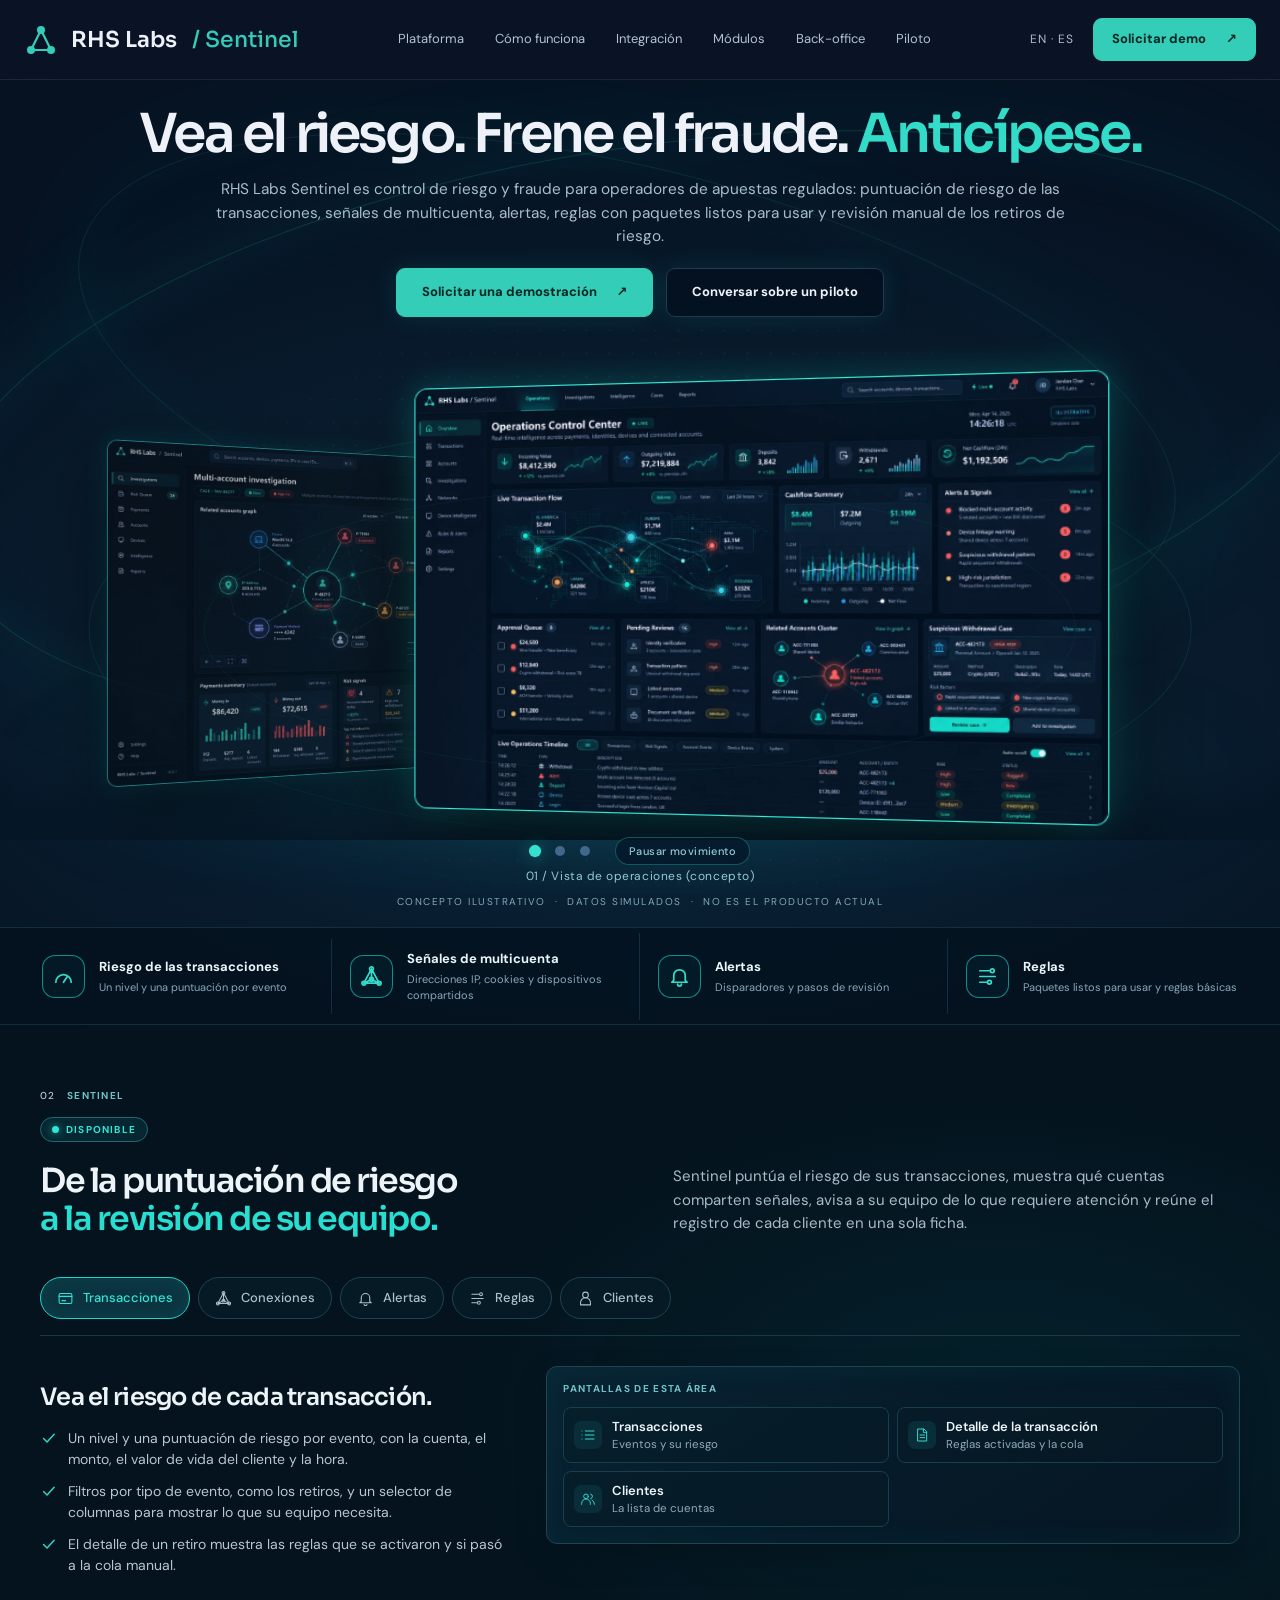
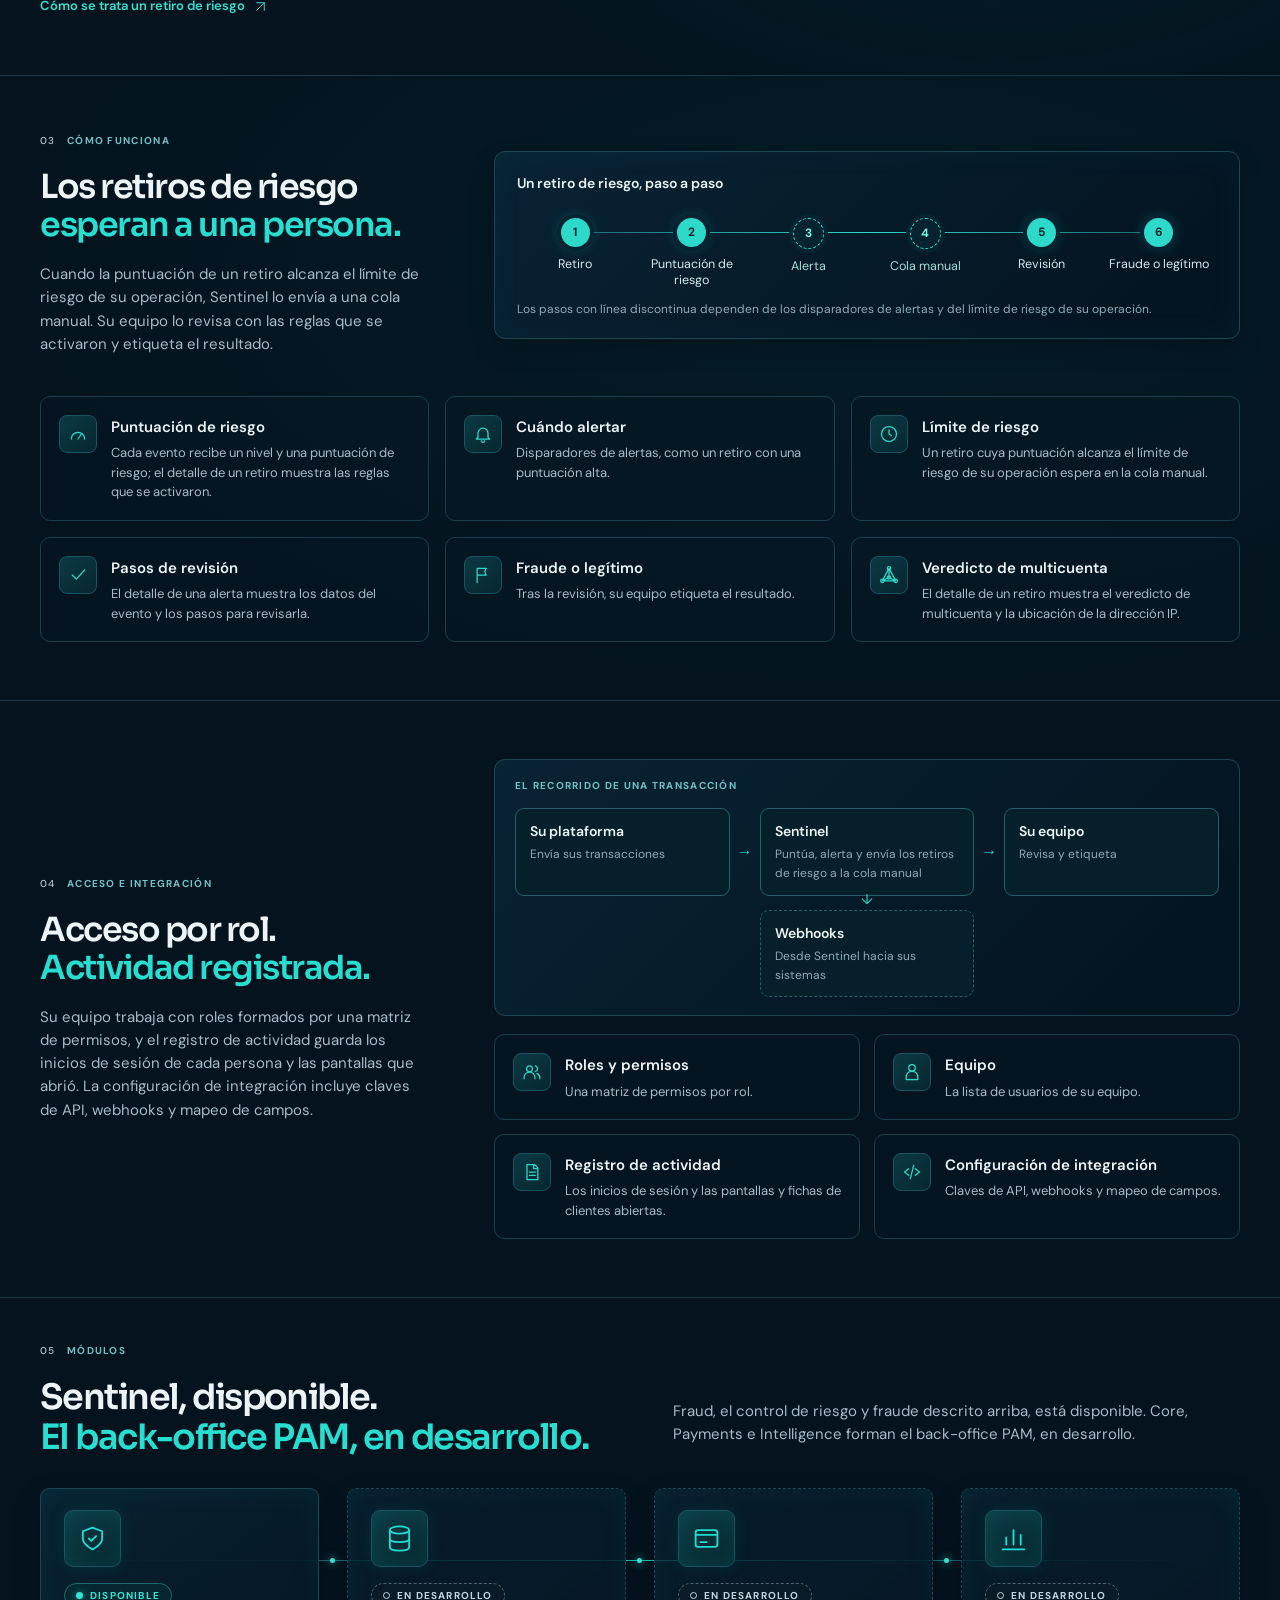
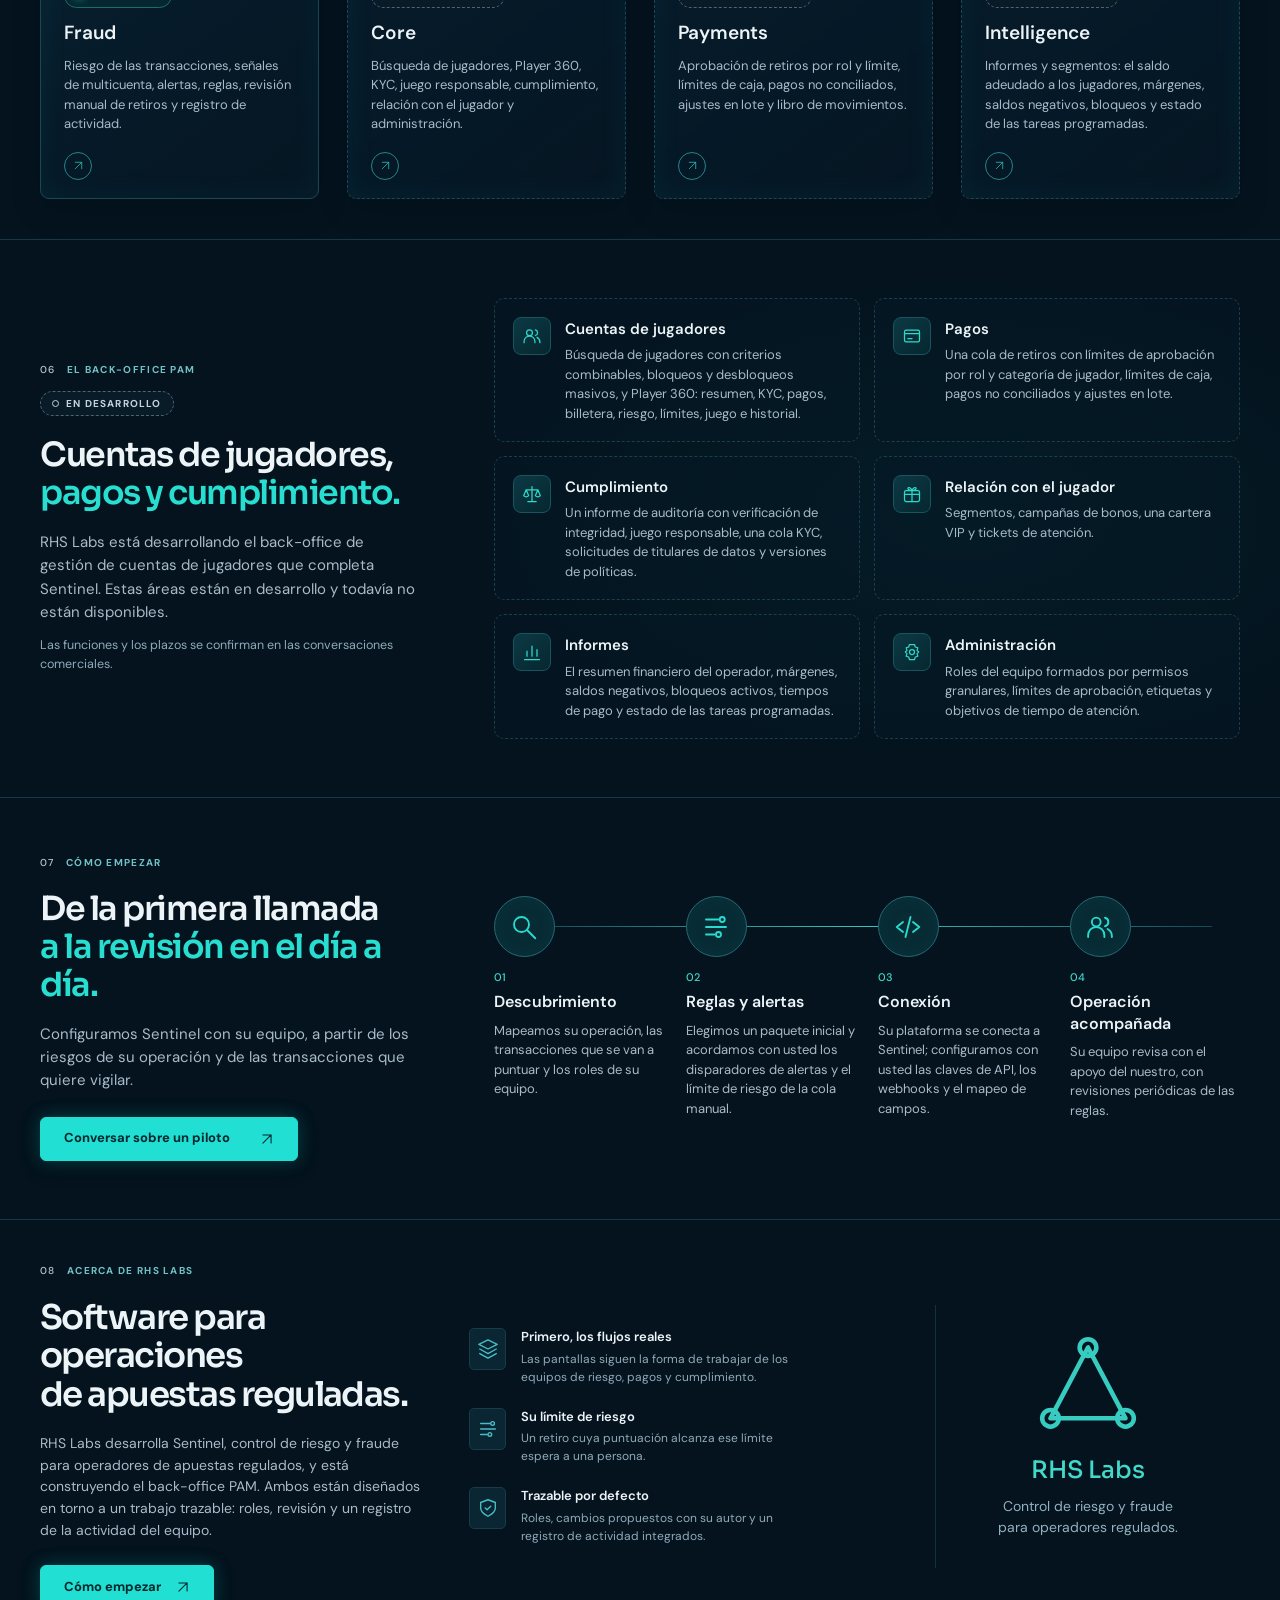
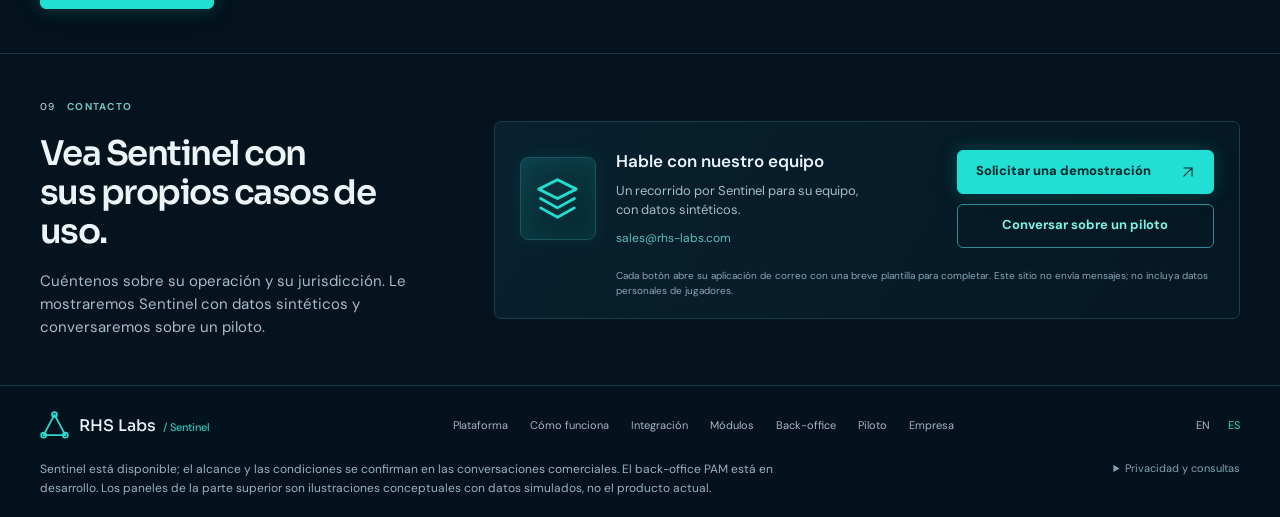
<file: es/index.html>
<!DOCTYPE html>
<html lang="es"><head>
<meta charset="utf-8"><meta name="viewport" content="width=device-width, initial-scale=1.0"><meta name="theme-color" content="#0A1426">
<title>RHS Labs Sentinel — Control de riesgo y fraude para operadores de apuestas regulados</title><meta name="description" content="Control de riesgo y fraude para operadores de apuestas regulados: puntuación de riesgo de las transacciones, señales de multicuenta, alertas, reglas con paquetes listos para usar y revisión manual de los retiros de riesgo.">
<link rel="canonical" href="/es/"><link rel="alternate" hreflang="en" href="/"><link rel="alternate" hreflang="es" href="/es/"><link rel="alternate" hreflang="x-default" href="/">
<meta property="og:type" content="website"><meta property="og:site_name" content="RHS Labs"><meta property="og:title" content="RHS Labs Sentinel — Control de riesgo y fraude para operadores de apuestas regulados"><meta property="og:description" content="Control de riesgo y fraude para operadores de apuestas regulados: puntuación de riesgo de las transacciones, señales de multicuenta, alertas, reglas con paquetes listos para usar y revisión manual de los retiros de riesgo."><meta property="og:locale" content="es_ES"><meta property="og:locale:alternate" content="en_US"><meta property="og:image" content="/assets/og-image-es.jpg"><meta property="og:image:width" content="1200"><meta property="og:image:height" content="630"><meta property="og:image:alt" content="RHS Labs Sentinel: control de riesgo y fraude para operadores regulados."><meta name="twitter:card" content="summary_large_image"><meta name="twitter:image" content="/assets/og-image-es.jpg">
<link rel="icon" href="/assets/favicon.svg" type="image/svg+xml"><link rel="preload" href="/assets/dashboard-1.webp" as="image" fetchpriority="high">
<link rel="preload" href="/assets/fonts/sora-latin-600-normal.woff2" as="font" type="font/woff2" crossorigin><link rel="preload" href="/assets/fonts/dm-sans-latin-400-normal.woff2" as="font" type="font/woff2" crossorigin>
<link rel="stylesheet" href="/assets/fonts.css"><link rel="stylesheet" href="/assets/hero-v6.css"><link rel="stylesheet" href="/site.css">
<script src="/site.js" defer></script><script src="/assets/hero-v6.js" defer></script>
</head><body><a class="rhs-skip" href="#platform">Saltar al contenido</a>
<header><div class="bar wrap"><a class="brand" href="#home" aria-label="RHS Labs Sentinel — volver al inicio"><svg viewBox="0 0 34 34" aria-hidden="true"><path d="M17 7L7 27H27Z" fill="none" stroke="#34CDB8" stroke-width="2.2" stroke-linejoin="round"/><circle cx="17" cy="7" r="4" fill="#34CDB8"/><circle cx="7" cy="27" r="4" fill="#34CDB8"/><circle cx="27" cy="27" r="4" fill="#34CDB8"/></svg>RHS Labs <em>/ Sentinel</em></a><nav class="nav" id="main-nav" aria-label="Menú principal"><a href="#platform">Plataforma</a><a href="#how">Cómo funciona</a><a href="#security">Integración</a><a href="#modules">Módulos</a><a href="#back-office">Back-office</a><a href="#pilot">Piloto</a><span class="rhs-mobile-language"><a href="/" data-language="en" lang="en" aria-label="English">EN</a> · <a href="/es/" data-language="es" lang="es" aria-label="Español">ES</a></span></nav><div class="nav-actions"><span class="lang"><a href="/" data-language="en" lang="en" aria-label="English">EN</a> · <a href="/es/" data-language="es" lang="es" aria-label="Español">ES</a></span><a class="btn sm" href="mailto:sales@rhs-labs.com?subject=Solicitud%20de%20demostraci%C3%B3n%20de%20Sentinel&amp;body=Hola%2C%20equipo%20de%20RHS%20Labs%3A%0D%0A%0D%0AMe%20gustar%C3%ADa%20ver%20una%20demostraci%C3%B3n%20de%20RHS%20Labs%20Sentinel.%0D%0A%0D%0AEmpresa%3A%0D%0AJurisdicci%C3%B3n%28es%29%3A%0D%0AVolumen%20aproximado%20%28jugadores%20activos%20o%20transacciones%20mensuales%29%3A%0D%0AM%C3%B3dulos%20de%20inter%C3%A9s%20%28Fraud%20est%C3%A1%20disponible%3B%20Core%2C%20Payments%20e%20Intelligence%20est%C3%A1n%20en%20desarrollo%29%3A%0D%0A%0D%0APor%20favor%2C%20no%20incluya%20datos%20personales%20de%20jugadores%20en%20este%20correo." data-cta="demo">Solicitar demo<span class="rhs-sr"> (abre su aplicación de correo)</span> <span aria-hidden="true">↗</span></a><button class="hamburger" id="menu-toggle" aria-label="Abrir navegación" data-label-open="Abrir navegación" data-label-close="Cerrar navegación" aria-expanded="false" aria-controls="main-nav"><svg viewBox="0 0 24 24"><path d="M4 7h16M4 12h16M4 17h16" stroke="currentColor" stroke-width="2" fill="none" stroke-linecap="round"/></svg></button></div></div></header><main><section id="home" class="hero-v2" aria-label="Presentación de la plataforma Sentinel">
  <div class="hero-atmosphere" aria-hidden="true"><div class="glow-ribbon glow-a"></div><div class="glow-ribbon glow-b"></div><div class="dot-halo"></div></div>
  <div class="hero-heading wrap">
    <span class="hero-eyebrow">RHS LABS &nbsp;/&nbsp; PLATAFORMA SENTINEL</span>
    <h1>Vea el riesgo. Frene el fraude. <span>Anticípese.</span></h1>
    <p class="hero-subtitle">RHS Labs Sentinel es control de riesgo y fraude para operadores de apuestas regulados: puntuación de riesgo de las transacciones, señales de multicuenta, alertas, reglas con paquetes listos para usar y revisión manual de los retiros de riesgo.</p>
    <div class="hero-buttons">
      <a class="btn" href="mailto:sales@rhs-labs.com?subject=Solicitud%20de%20demostraci%C3%B3n%20de%20Sentinel&amp;body=Hola%2C%20equipo%20de%20RHS%20Labs%3A%0D%0A%0D%0AMe%20gustar%C3%ADa%20ver%20una%20demostraci%C3%B3n%20de%20RHS%20Labs%20Sentinel.%0D%0A%0D%0AEmpresa%3A%0D%0AJurisdicci%C3%B3n%28es%29%3A%0D%0AVolumen%20aproximado%20%28jugadores%20activos%20o%20transacciones%20mensuales%29%3A%0D%0AM%C3%B3dulos%20de%20inter%C3%A9s%20%28Fraud%20est%C3%A1%20disponible%3B%20Core%2C%20Payments%20e%20Intelligence%20est%C3%A1n%20en%20desarrollo%29%3A%0D%0A%0D%0APor%20favor%2C%20no%20incluya%20datos%20personales%20de%20jugadores%20en%20este%20correo." data-cta="demo">Solicitar una demostración<span class="rhs-sr"> (abre su aplicación de correo)</span> <span aria-hidden="true">↗</span></a>
      <a class="btn alt" href="#pilot">Conversar sobre un piloto</a>
    </div>
  </div>
  <div class="carousel-area" id="hero-carousel" role="region" aria-roledescription="carrusel" aria-label="Tres ilustraciones conceptuales de Sentinel">
    <div class="backlight" aria-hidden="true"></div>
    <div class="carousel-track" id="carousel-track" aria-live="off">
      <figure class="product-screen" data-index="0" aria-label="Vista de operaciones (concepto)"><div class="screen-art"><img src="/assets/dashboard-1.webp" width="1586" height="992" alt="Ilustración conceptual, no el producto actual: un panel de operaciones con datos simulados." fetchpriority="high"></div></figure>
      <figure class="product-screen" data-index="1" aria-label="Espacio de investigación (concepto)"><div class="screen-art"><img src="/assets/dashboard-2.webp" width="1586" height="992" alt="Ilustración conceptual, no el producto actual: un panel de investigación con datos simulados." decoding="async" fetchpriority="low"></div></figure>
      <figure class="product-screen" data-index="2" aria-label="Vista de pagos (concepto)"><div class="screen-art"><img src="/assets/dashboard-3.webp" width="1586" height="992" alt="Ilustración conceptual, no el producto actual: un panel de pagos con datos simulados." decoding="async" fetchpriority="low"></div></figure>
    </div>
    <div class="carousel-controls">
      <div class="carousel-dots" role="group" aria-label="Elegir una pantalla">
        <button class="carousel-dot is-current" data-showcase="0" type="button" aria-label="Mostrar Vista de operaciones (concepto)" aria-current="true"></button>
        <button class="carousel-dot" data-showcase="1" type="button" aria-label="Mostrar Espacio de investigación (concepto)"></button>
        <button class="carousel-dot" data-showcase="2" type="button" aria-label="Mostrar Vista de pagos (concepto)"></button>
      </div>
      <button class="carousel-pause" id="motion-toggle" type="button" aria-pressed="false" data-label-pause="Pausar movimiento" data-label-resume="Reanudar movimiento">Pausar movimiento</button>
    </div>
    <p class="screen-name" id="showcase-title" data-suffix="ÓRBITA 3D CONTINUA">01 &nbsp; / &nbsp; Vista de operaciones (concepto)</p>
  </div>
  <div class="carousel-disclosure" data-hero-images="concept">CONCEPTO ILUSTRATIVO &nbsp;·&nbsp; DATOS SIMULADOS &nbsp;·&nbsp; NO ES EL PRODUCTO ACTUAL</div>
  <div class="hero-feature-strip"><div class="wrap feature-grid">
    <div class="value-point"><span class="value-symbol" aria-hidden="true"><svg viewBox="0 0 24 24"><path d="M4 18a8 8 0 1 1 16 0M12 18l4-6"/></svg></span><span><b>Riesgo de las transacciones</b><small>Un nivel y una puntuación por evento</small></span></div>
    <div class="value-point"><span class="value-symbol" aria-hidden="true"><svg viewBox="0 0 24 24"><path d="m12 4-8 15h16ZM12 4v11M4 19l8-4 8 4"/><circle cx="12" cy="4" r="2"/><circle cx="4" cy="19" r="2"/><circle cx="20" cy="19" r="2"/><circle cx="12" cy="15" r="2"/></svg></span><span><b>Señales de multicuenta</b><small>Direcciones IP, cookies y dispositivos compartidos</small></span></div>
    <div class="value-point"><span class="value-symbol" aria-hidden="true"><svg viewBox="0 0 24 24"><path d="M6 16v-5a6 6 0 0 1 12 0v5l2 2H4Z"/><path d="M10 20a2 2 0 0 0 4 0"/></svg></span><span><b>Alertas</b><small>Disparadores y pasos de revisión</small></span></div>
    <div class="value-point"><span class="value-symbol" aria-hidden="true"><svg viewBox="0 0 24 24"><path d="M4 6h10M4 12h16M4 18h7"/><circle cx="17" cy="6" r="2"/><circle cx="14" cy="18" r="2"/></svg></span><span><b>Reglas</b><small>Paquetes listos para usar y reglas básicas</small></span></div>
  </div></div>
</section>
<div class="rhs-content">
<section id="platform" class="rhs-sector rhs-tour-sector" data-sector="2" data-status="available"><div class="wrap"><div class="rhs-section-heading"><div class="rhs-sector-copy"><span class="rhs-kicker"><b>02</b> SENTINEL</span><span class="rhs-status rhs-status-available">Disponible</span><h2>De la puntuación de riesgo<br><em>a la revisión de su equipo.</em></h2><p>Sentinel puntúa el riesgo de sus transacciones, muestra qué cuentas comparten señales, avisa a su equipo de lo que requiere atención y reúne el registro de cada cliente en una sola ficha.</p></div></div><div class="rhs-tour" data-tour><div class="rhs-tour-tabs" role="tablist" aria-label="Áreas de Sentinel"><button type="button" role="tab" class="rhs-tour-tab" id="tour-tab-transactions" aria-controls="tour-transactions" aria-selected="true" tabindex="0"><svg class="rhs-icon " viewBox="0 0 24 24" aria-hidden="true" fill="none" stroke="currentColor" stroke-width="1.5" stroke-linecap="round" stroke-linejoin="round"><rect x="3" y="5" width="18" height="14" rx="2"/><path d="M3 9h18M7 15h5"/></svg><span>Transacciones</span></button><button type="button" role="tab" class="rhs-tour-tab" id="tour-tab-connections" aria-controls="tour-connections" aria-selected="false" tabindex="-1"><svg class="rhs-icon " viewBox="0 0 24 24" aria-hidden="true" fill="none" stroke="currentColor" stroke-width="1.5" stroke-linecap="round" stroke-linejoin="round"><path d="m12 4-8 15h16ZM12 4v11M4 19l8-4 8 4"/><circle cx="12" cy="4" r="2"/><circle cx="4" cy="19" r="2"/><circle cx="20" cy="19" r="2"/><circle cx="12" cy="15" r="2"/></svg><span>Conexiones</span></button><button type="button" role="tab" class="rhs-tour-tab" id="tour-tab-alerts" aria-controls="tour-alerts" aria-selected="false" tabindex="-1"><svg class="rhs-icon " viewBox="0 0 24 24" aria-hidden="true" fill="none" stroke="currentColor" stroke-width="1.5" stroke-linecap="round" stroke-linejoin="round"><path d="M6 16v-5a6 6 0 0 1 12 0v5l2 2H4Z"/><path d="M10 20a2 2 0 0 0 4 0"/></svg><span>Alertas</span></button><button type="button" role="tab" class="rhs-tour-tab" id="tour-tab-rules" aria-controls="tour-rules" aria-selected="false" tabindex="-1"><svg class="rhs-icon " viewBox="0 0 24 24" aria-hidden="true" fill="none" stroke="currentColor" stroke-width="1.5" stroke-linecap="round" stroke-linejoin="round"><path d="M4 6h10M4 12h16M4 18h7"/><circle cx="17" cy="6" r="2"/><circle cx="14" cy="18" r="2"/></svg><span>Reglas</span></button><button type="button" role="tab" class="rhs-tour-tab" id="tour-tab-customers" aria-controls="tour-customers" aria-selected="false" tabindex="-1"><svg class="rhs-icon " viewBox="0 0 24 24" aria-hidden="true" fill="none" stroke="currentColor" stroke-width="1.5" stroke-linecap="round" stroke-linejoin="round"><circle cx="12" cy="7" r="4"/><path d="M5 21v-3a7 7 0 0 1 14 0v3Z"/></svg><span>Clientes</span></button></div><div class="rhs-tour-panel" role="tabpanel" id="tour-transactions" aria-labelledby="tour-tab-transactions" tabindex="0"><div class="rhs-tour-copy"><h3>Vea el riesgo de cada transacción.</h3><ul class="rhs-ticks"><li><svg class="rhs-icon " viewBox="0 0 24 24" aria-hidden="true" fill="none" stroke="currentColor" stroke-width="1.5" stroke-linecap="round" stroke-linejoin="round"><path d="m5 12 5 5L20 6"/></svg><span>Un nivel y una puntuación de riesgo por evento, con la cuenta, el monto, el valor de vida del cliente y la hora.</span></li><li><svg class="rhs-icon " viewBox="0 0 24 24" aria-hidden="true" fill="none" stroke="currentColor" stroke-width="1.5" stroke-linecap="round" stroke-linejoin="round"><path d="m5 12 5 5L20 6"/></svg><span>Filtros por tipo de evento, como los retiros, y un selector de columnas para mostrar lo que su equipo necesita.</span></li><li><svg class="rhs-icon " viewBox="0 0 24 24" aria-hidden="true" fill="none" stroke="currentColor" stroke-width="1.5" stroke-linecap="round" stroke-linejoin="round"><path d="m5 12 5 5L20 6"/></svg><span>El detalle de un retiro muestra las reglas que se activaron y si pasó a la cola manual.</span></li></ul><a class="rhs-more" href="#how">Cómo se trata un retiro de riesgo <svg class="rhs-icon " viewBox="0 0 24 24" aria-hidden="true" fill="none" stroke="currentColor" stroke-width="1.5" stroke-linecap="round" stroke-linejoin="round"><path d="M5 19 19 5M5 5h14v14"/></svg></a></div><div class="rhs-tour-visual"><div class="rhs-screens"><p class="rhs-screens-title" id="tour-screens-transactions">Pantallas de esta área</p><ul aria-labelledby="tour-screens-transactions"><li><svg class="rhs-icon " viewBox="0 0 24 24" aria-hidden="true" fill="none" stroke="currentColor" stroke-width="1.5" stroke-linecap="round" stroke-linejoin="round"><path d="M8 6h13M8 12h13M8 18h13M3 6h.01M3 12h.01M3 18h.01"/></svg><b>Transacciones</b><small>Eventos y su riesgo</small></li><li><svg class="rhs-icon " viewBox="0 0 24 24" aria-hidden="true" fill="none" stroke="currentColor" stroke-width="1.5" stroke-linecap="round" stroke-linejoin="round"><path d="M6 3h9l4 4v14H6ZM14 3v5h5M9 12h7M9 16h7"/></svg><b>Detalle de la transacción</b><small>Reglas activadas y la cola</small></li><li><svg class="rhs-icon " viewBox="0 0 24 24" aria-hidden="true" fill="none" stroke="currentColor" stroke-width="1.5" stroke-linecap="round" stroke-linejoin="round"><circle cx="9" cy="8" r="3.5"/><path d="M2.5 20v-1.5a6.5 6.5 0 0 1 13 0V20"/><path d="M16 4.6a3.5 3.5 0 0 1 0 6.8M18 13.6a6.5 6.5 0 0 1 3.5 5.9V20"/></svg><b>Clientes</b><small>La lista de cuentas</small></li></ul></div></div></div><div class="rhs-tour-panel" role="tabpanel" id="tour-connections" aria-labelledby="tour-tab-connections" tabindex="0" hidden><div class="rhs-tour-copy"><h3>Vea qué cuentas comparten señales.</h3><ul class="rhs-ticks"><li><svg class="rhs-icon " viewBox="0 0 24 24" aria-hidden="true" fill="none" stroke="currentColor" stroke-width="1.5" stroke-linecap="round" stroke-linejoin="round"><path d="m5 12 5 5L20 6"/></svg><span>Señales de multicuenta: cuentas que comparten una dirección IP, una cookie o la huella digital de un dispositivo.</span></li><li><svg class="rhs-icon " viewBox="0 0 24 24" aria-hidden="true" fill="none" stroke="currentColor" stroke-width="1.5" stroke-linecap="round" stroke-linejoin="round"><path d="m5 12 5 5L20 6"/></svg><span>Una pantalla de Conexiones, una pestaña de Vínculos en la ficha del cliente y los indicios de multicuenta en la lista de transacciones.</span></li><li><svg class="rhs-icon " viewBox="0 0 24 24" aria-hidden="true" fill="none" stroke="currentColor" stroke-width="1.5" stroke-linecap="round" stroke-linejoin="round"><path d="m5 12 5 5L20 6"/></svg><span>Radar, un panel con indicadores, en su mayoría de multicuenta.</span></li></ul></div><div class="rhs-tour-visual"><div class="rhs-screens"><p class="rhs-screens-title" id="tour-screens-connections">Pantallas de esta área</p><ul aria-labelledby="tour-screens-connections"><li><svg class="rhs-icon " viewBox="0 0 24 24" aria-hidden="true" fill="none" stroke="currentColor" stroke-width="1.5" stroke-linecap="round" stroke-linejoin="round"><path d="m12 4-8 15h16ZM12 4v11M4 19l8-4 8 4"/><circle cx="12" cy="4" r="2"/><circle cx="4" cy="19" r="2"/><circle cx="20" cy="19" r="2"/><circle cx="12" cy="15" r="2"/></svg><b>Conexiones</b><small>Vínculos entre cuentas</small></li><li><svg class="rhs-icon " viewBox="0 0 24 24" aria-hidden="true" fill="none" stroke="currentColor" stroke-width="1.5" stroke-linecap="round" stroke-linejoin="round"><path d="M10 14a4 4 0 0 0 5.7 0l3-3a4 4 0 0 0-5.7-5.7l-1 1M14 10a4 4 0 0 0-5.7 0l-3 3a4 4 0 0 0 5.7 5.7l1-1"/></svg><b>Vínculos</b><small>Las cuentas vinculadas de un cliente</small></li><li><svg class="rhs-icon " viewBox="0 0 24 24" aria-hidden="true" fill="none" stroke="currentColor" stroke-width="1.5" stroke-linecap="round" stroke-linejoin="round"><path d="m12 3 8 3v6c0 5-8 9-8 9S4 17 4 12V6Z"/><path d="m9 12 2 2 4-4"/></svg><b>Vista general</b><small>Las señales de fraude de un cliente</small></li><li><svg class="rhs-icon " viewBox="0 0 24 24" aria-hidden="true" fill="none" stroke="currentColor" stroke-width="1.5" stroke-linecap="round" stroke-linejoin="round"><path d="M3 12h4l3-7 4 14 3-7h4"/></svg><b>Radar</b><small>Indicadores de multicuenta</small></li></ul></div></div></div><div class="rhs-tour-panel" role="tabpanel" id="tour-alerts" aria-labelledby="tour-tab-alerts" tabindex="0" hidden><div class="rhs-tour-copy"><h3>Alertas con los pasos para revisarlas.</h3><ul class="rhs-ticks"><li><svg class="rhs-icon " viewBox="0 0 24 24" aria-hidden="true" fill="none" stroke="currentColor" stroke-width="1.5" stroke-linecap="round" stroke-linejoin="round"><path d="m5 12 5 5L20 6"/></svg><span>Una cola de alertas, con alertas como un retiro con una puntuación alta.</span></li><li><svg class="rhs-icon " viewBox="0 0 24 24" aria-hidden="true" fill="none" stroke="currentColor" stroke-width="1.5" stroke-linecap="round" stroke-linejoin="round"><path d="m5 12 5 5L20 6"/></svg><span>El detalle de una alerta muestra los datos del evento y sus pasos de revisión.</span></li><li><svg class="rhs-icon " viewBox="0 0 24 24" aria-hidden="true" fill="none" stroke="currentColor" stroke-width="1.5" stroke-linecap="round" stroke-linejoin="round"><path d="m5 12 5 5L20 6"/></svg><span>Los disparadores de alertas tienen su propia pantalla, Cuándo alertar.</span></li></ul></div><div class="rhs-tour-visual"><div class="rhs-screens"><p class="rhs-screens-title" id="tour-screens-alerts">Pantallas de esta área</p><ul aria-labelledby="tour-screens-alerts"><li><svg class="rhs-icon " viewBox="0 0 24 24" aria-hidden="true" fill="none" stroke="currentColor" stroke-width="1.5" stroke-linecap="round" stroke-linejoin="round"><path d="M6 16v-5a6 6 0 0 1 12 0v5l2 2H4Z"/><path d="M10 20a2 2 0 0 0 4 0"/></svg><b>Alertas</b><small>La cola de alertas</small></li><li><svg class="rhs-icon " viewBox="0 0 24 24" aria-hidden="true" fill="none" stroke="currentColor" stroke-width="1.5" stroke-linecap="round" stroke-linejoin="round"><rect x="3" y="7" width="18" height="13" rx="2"/><path d="M8 7V5a2 2 0 0 1 2-2h4a2 2 0 0 1 2 2v2M3 13h18"/></svg><b>Detalle de la alerta</b><small>Datos del evento y pasos de revisión</small></li><li><svg class="rhs-icon " viewBox="0 0 24 24" aria-hidden="true" fill="none" stroke="currentColor" stroke-width="1.5" stroke-linecap="round" stroke-linejoin="round"><path d="M3 12h4l3-7 4 14 3-7h4"/></svg><b>Cuándo alertar</b><small>Disparadores de alertas</small></li></ul></div></div></div><div class="rhs-tour-panel" role="tabpanel" id="tour-rules" aria-labelledby="tour-tab-rules" tabindex="0" hidden><div class="rhs-tour-copy"><h3>Reglas con paquetes listos para usar.</h3><ul class="rhs-ticks"><li><svg class="rhs-icon " viewBox="0 0 24 24" aria-hidden="true" fill="none" stroke="currentColor" stroke-width="1.5" stroke-linecap="round" stroke-linejoin="round"><path d="m5 12 5 5L20 6"/></svg><span>Paquetes listos para usar como punto de partida y reglas básicas por categoría, incluida la de multicuenta.</span></li><li><svg class="rhs-icon " viewBox="0 0 24 24" aria-hidden="true" fill="none" stroke="currentColor" stroke-width="1.5" stroke-linecap="round" stroke-linejoin="round"><path d="m5 12 5 5L20 6"/></svg><span>Reglas avanzadas, la mayoría sobre dispositivos, direcciones IP, VPN y multicuenta, y una vista del desempeño de las reglas.</span></li><li><svg class="rhs-icon " viewBox="0 0 24 24" aria-hidden="true" fill="none" stroke="currentColor" stroke-width="1.5" stroke-linecap="round" stroke-linejoin="round"><path d="m5 12 5 5L20 6"/></svg><span>Una pantalla de Aprobaciones para los cambios propuestos, que muestra quién los propuso.</span></li></ul></div><div class="rhs-tour-visual"><div class="rhs-screens"><p class="rhs-screens-title" id="tour-screens-rules">Pantallas de esta área</p><ul aria-labelledby="tour-screens-rules"><li><svg class="rhs-icon " viewBox="0 0 24 24" aria-hidden="true" fill="none" stroke="currentColor" stroke-width="1.5" stroke-linecap="round" stroke-linejoin="round"><path d="m2 7 10-5 10 5-10 5ZM3 12l9 5 9-5M3 17l9 5 9-5"/></svg><b>Reglas básicas</b><small>Paquetes y categorías</small></li><li><svg class="rhs-icon " viewBox="0 0 24 24" aria-hidden="true" fill="none" stroke="currentColor" stroke-width="1.5" stroke-linecap="round" stroke-linejoin="round"><path d="m9 3-1 3-3 1 1 3-2 2 2 2-1 3 3 1 1 3h6l1-3 3-1-1-3 2-2-2-2 1-3-3-1-1-3Z"/><circle cx="12" cy="12" r="3"/></svg><b>Reglas avanzadas</b><small>Reglas de dispositivo, IP, VPN y multicuenta</small></li><li><svg class="rhs-icon " viewBox="0 0 24 24" aria-hidden="true" fill="none" stroke="currentColor" stroke-width="1.5" stroke-linecap="round" stroke-linejoin="round"><path d="M3 21h18M6 17v-6m6 6V5m6 12v-8"/></svg><b>Desempeño</b><small>Resultados de las reglas</small></li><li><svg class="rhs-icon " viewBox="0 0 24 24" aria-hidden="true" fill="none" stroke="currentColor" stroke-width="1.5" stroke-linecap="round" stroke-linejoin="round"><path d="m3 12 4 4 7-8M10 16l1 1 10-11"/></svg><b>Aprobaciones</b><small>Cambios propuestos</small></li></ul></div></div></div><div class="rhs-tour-panel" role="tabpanel" id="tour-customers" aria-labelledby="tour-tab-customers" tabindex="0" hidden><div class="rhs-tour-copy"><h3>Una ficha para cada cliente.</h3><ul class="rhs-ticks"><li><svg class="rhs-icon " viewBox="0 0 24 24" aria-hidden="true" fill="none" stroke="currentColor" stroke-width="1.5" stroke-linecap="round" stroke-linejoin="round"><path d="m5 12 5 5L20 6"/></svg><span>El registro del cliente: estado, KYC, fechas clave, saldo, valor de vida del cliente y país.</span></li><li><svg class="rhs-icon " viewBox="0 0 24 24" aria-hidden="true" fill="none" stroke="currentColor" stroke-width="1.5" stroke-linecap="round" stroke-linejoin="round"><path d="m5 12 5 5L20 6"/></svg><span>Una línea de tiempo de depósitos y retiros, las apuestas y el historial de acciones en la cuenta.</span></li><li><svg class="rhs-icon " viewBox="0 0 24 24" aria-hidden="true" fill="none" stroke="currentColor" stroke-width="1.5" stroke-linecap="round" stroke-linejoin="round"><path d="m5 12 5 5L20 6"/></svg><span>Busque desde cualquier pantalla con Ctrl+K.</span></li></ul><a class="rhs-more" href="#security">Acceso e integración <svg class="rhs-icon " viewBox="0 0 24 24" aria-hidden="true" fill="none" stroke="currentColor" stroke-width="1.5" stroke-linecap="round" stroke-linejoin="round"><path d="M5 19 19 5M5 5h14v14"/></svg></a></div><div class="rhs-tour-visual"><div class="rhs-screens"><p class="rhs-screens-title" id="tour-screens-customers">Pantallas de esta área</p><ul aria-labelledby="tour-screens-customers"><li><svg class="rhs-icon " viewBox="0 0 24 24" aria-hidden="true" fill="none" stroke="currentColor" stroke-width="1.5" stroke-linecap="round" stroke-linejoin="round"><circle cx="9" cy="8" r="3.5"/><path d="M2.5 20v-1.5a6.5 6.5 0 0 1 13 0V20"/><path d="M16 4.6a3.5 3.5 0 0 1 0 6.8M18 13.6a6.5 6.5 0 0 1 3.5 5.9V20"/></svg><b>Clientes</b><small>La lista de cuentas</small></li><li><svg class="rhs-icon " viewBox="0 0 24 24" aria-hidden="true" fill="none" stroke="currentColor" stroke-width="1.5" stroke-linecap="round" stroke-linejoin="round"><circle cx="12" cy="7" r="4"/><path d="M5 21v-3a7 7 0 0 1 14 0v3Z"/></svg><b>Ficha del cliente</b><small>Registro, línea de tiempo, apuestas e historial</small></li><li><svg class="rhs-icon " viewBox="0 0 24 24" aria-hidden="true" fill="none" stroke="currentColor" stroke-width="1.5" stroke-linecap="round" stroke-linejoin="round"><circle cx="10" cy="10" r="6"/><path d="m15 15 6 6"/></svg><b>Búsqueda global</b><small>Ctrl+K desde cualquier pantalla</small></li></ul></div></div></div></div></div></section>
<section id="how" class="rhs-sector rhs-payments-sector rhs-how" data-sector="3" data-status="available"><span id="payments" class="rhs-anchor"></span><div class="wrap"><div class="rhs-split"><div class="rhs-sector-copy"><span class="rhs-kicker"><b>03</b> CÓMO FUNCIONA</span><h2>Los retiros de riesgo<br><em>esperan a una persona.</em></h2><p>Cuando la puntuación de un retiro alcanza el límite de riesgo de su operación, Sentinel lo envía a una cola manual. Su equipo lo revisa con las reglas que se activaron y etiqueta el resultado.</p></div><figure class="rhs-flow"><figcaption><b>Un retiro de riesgo, paso a paso</b></figcaption><ol class="rhs-flow-steps"><li class="rhs-flow-step"><span>Retiro</span></li><li class="rhs-flow-step"><span>Puntuación de riesgo</span></li><li class="rhs-flow-step rhs-flow-optional"><span>Alerta</span></li><li class="rhs-flow-step rhs-flow-optional"><span>Cola manual</span></li><li class="rhs-flow-step"><span>Revisión</span></li><li class="rhs-flow-step"><span>Fraude o legítimo</span></li></ol><p class="rhs-flow-note">Los pasos con línea discontinua dependen de los disparadores de alertas y del límite de riesgo de su operación.</p></figure></div><ul class="rhs-capabilities"><li><span class="rhs-mini-icon"><svg class="rhs-icon " viewBox="0 0 24 24" aria-hidden="true" fill="none" stroke="currentColor" stroke-width="1.5" stroke-linecap="round" stroke-linejoin="round"><path d="M4 18a8 8 0 1 1 16 0M12 18l4-6"/></svg></span><div><h3>Puntuación de riesgo</h3><p>Cada evento recibe un nivel y una puntuación de riesgo; el detalle de un retiro muestra las reglas que se activaron.</p></div></li><li><span class="rhs-mini-icon"><svg class="rhs-icon " viewBox="0 0 24 24" aria-hidden="true" fill="none" stroke="currentColor" stroke-width="1.5" stroke-linecap="round" stroke-linejoin="round"><path d="M6 16v-5a6 6 0 0 1 12 0v5l2 2H4Z"/><path d="M10 20a2 2 0 0 0 4 0"/></svg></span><div><h3>Cuándo alertar</h3><p>Disparadores de alertas, como un retiro con una puntuación alta.</p></div></li><li><span class="rhs-mini-icon"><svg class="rhs-icon " viewBox="0 0 24 24" aria-hidden="true" fill="none" stroke="currentColor" stroke-width="1.5" stroke-linecap="round" stroke-linejoin="round"><circle cx="12" cy="12" r="9"/><path d="M12 7v5l3 2"/></svg></span><div><h3>Límite de riesgo</h3><p>Un retiro cuya puntuación alcanza el límite de riesgo de su operación espera en la cola manual.</p></div></li><li><span class="rhs-mini-icon"><svg class="rhs-icon " viewBox="0 0 24 24" aria-hidden="true" fill="none" stroke="currentColor" stroke-width="1.5" stroke-linecap="round" stroke-linejoin="round"><path d="m5 12 5 5L20 6"/></svg></span><div><h3>Pasos de revisión</h3><p>El detalle de una alerta muestra los datos del evento y los pasos para revisarla.</p></div></li><li><span class="rhs-mini-icon"><svg class="rhs-icon " viewBox="0 0 24 24" aria-hidden="true" fill="none" stroke="currentColor" stroke-width="1.5" stroke-linecap="round" stroke-linejoin="round"><path d="M5 21V4M5 4h11l-2 4 2 4H5"/></svg></span><div><h3>Fraude o legítimo</h3><p>Tras la revisión, su equipo etiqueta el resultado.</p></div></li><li><span class="rhs-mini-icon"><svg class="rhs-icon " viewBox="0 0 24 24" aria-hidden="true" fill="none" stroke="currentColor" stroke-width="1.5" stroke-linecap="round" stroke-linejoin="round"><path d="m12 4-8 15h16ZM12 4v11M4 19l8-4 8 4"/><circle cx="12" cy="4" r="2"/><circle cx="4" cy="19" r="2"/><circle cx="20" cy="19" r="2"/><circle cx="12" cy="15" r="2"/></svg></span><div><h3>Veredicto de multicuenta</h3><p>El detalle de un retiro muestra el veredicto de multicuenta y la ubicación de la dirección IP.</p></div></li></ul></div></section>
<section id="security" class="rhs-sector rhs-security" data-sector="4" data-status="available"><div class="wrap"><div class="rhs-split"><div class="rhs-sector-copy"><span class="rhs-kicker"><b>04</b> ACCESO E INTEGRACIÓN</span><h2>Acceso por rol.<br><em>Actividad registrada.</em></h2><p>Su equipo trabaja con roles formados por una matriz de permisos, y el registro de actividad guarda los inicios de sesión de cada persona y las pantallas que abrió. La configuración de integración incluye claves de API, webhooks y mapeo de campos.</p></div><div class="rhs-security-visual"><figure class="rhs-arch"><figcaption>El recorrido de una transacción</figcaption><ol><li><b>Su plataforma</b><small>Envía sus transacciones</small></li><li><b>Sentinel</b><small>Puntúa, alerta y envía los retiros de riesgo a la cola manual</small></li><li><b>Su equipo</b><small>Revisa y etiqueta</small></li></ol><p class="rhs-arch-idp rhs-arch-out"><b>Webhooks</b><small>Desde Sentinel hacia sus sistemas</small></p></figure><ul class="rhs-control-grid rhs-security-list"><li><span class="rhs-mini-icon"><svg class="rhs-icon " viewBox="0 0 24 24" aria-hidden="true" fill="none" stroke="currentColor" stroke-width="1.5" stroke-linecap="round" stroke-linejoin="round"><circle cx="9" cy="8" r="3.5"/><path d="M2.5 20v-1.5a6.5 6.5 0 0 1 13 0V20"/><path d="M16 4.6a3.5 3.5 0 0 1 0 6.8M18 13.6a6.5 6.5 0 0 1 3.5 5.9V20"/></svg></span><div><h3>Roles y permisos</h3><p>Una matriz de permisos por rol.</p></div></li><li><span class="rhs-mini-icon"><svg class="rhs-icon " viewBox="0 0 24 24" aria-hidden="true" fill="none" stroke="currentColor" stroke-width="1.5" stroke-linecap="round" stroke-linejoin="round"><circle cx="12" cy="7" r="4"/><path d="M5 21v-3a7 7 0 0 1 14 0v3Z"/></svg></span><div><h3>Equipo</h3><p>La lista de usuarios de su equipo.</p></div></li><li><span class="rhs-mini-icon"><svg class="rhs-icon " viewBox="0 0 24 24" aria-hidden="true" fill="none" stroke="currentColor" stroke-width="1.5" stroke-linecap="round" stroke-linejoin="round"><path d="M6 3h9l4 4v14H6ZM14 3v5h5M9 12h7M9 16h7"/></svg></span><div><h3>Registro de actividad</h3><p>Los inicios de sesión y las pantallas y fichas de clientes abiertas.</p></div></li><li><span class="rhs-mini-icon"><svg class="rhs-icon " viewBox="0 0 24 24" aria-hidden="true" fill="none" stroke="currentColor" stroke-width="1.5" stroke-linecap="round" stroke-linejoin="round"><path d="m8 8-5 4 5 4M16 8l5 4-5 4M14 4l-4 16"/></svg></span><div><h3>Configuración de integración</h3><p>Claves de API, webhooks y mapeo de campos.</p></div></li></ul></div></div></div></section>
<section id="modules" class="rhs-sector rhs-products" data-sector="5"><span id="intelligence" class="rhs-anchor"></span><div class="wrap"><div class="rhs-products-heading"><div class="rhs-sector-copy"><span class="rhs-kicker"><b>05</b> MÓDULOS</span><h2>Sentinel, disponible.<br><em>El back-office PAM, en desarrollo.</em></h2><p>Fraud, el control de riesgo y fraude descrito arriba, está disponible. Core, Payments e Intelligence forman el back-office PAM, en desarrollo.</p></div></div><div class="rhs-product-grid"><article class="rhs-product" data-status="available"><span class="rhs-icon-box"><svg class="rhs-icon " viewBox="0 0 24 24" aria-hidden="true" fill="none" stroke="currentColor" stroke-width="1.5" stroke-linecap="round" stroke-linejoin="round"><path d="m12 3 8 3v6c0 5-8 9-8 9S4 17 4 12V6Z"/><path d="m9 12 2 2 4-4"/></svg></span><span class="rhs-status rhs-status-available">Disponible</span><h3>Fraud</h3><p>Riesgo de las transacciones, señales de multicuenta, alertas, reglas, revisión manual de retiros y registro de actividad.</p><a class="rhs-card-link" href="#platform" aria-label="Ver Fraud"><svg class="rhs-icon " viewBox="0 0 24 24" aria-hidden="true" fill="none" stroke="currentColor" stroke-width="1.5" stroke-linecap="round" stroke-linejoin="round"><path d="M5 19 19 5M5 5h14v14"/></svg></a></article><article class="rhs-product" data-status="development"><span class="rhs-icon-box"><svg class="rhs-icon " viewBox="0 0 24 24" aria-hidden="true" fill="none" stroke="currentColor" stroke-width="1.5" stroke-linecap="round" stroke-linejoin="round"><ellipse cx="12" cy="5" rx="8" ry="3"/><path d="M4 5v14c0 4 16 4 16 0V5M4 12c0 4 16 4 16 0"/></svg></span><span class="rhs-status rhs-status-development">En desarrollo</span><h3>Core</h3><p>Búsqueda de jugadores, Player 360, KYC, juego responsable, cumplimiento, relación con el jugador y administración.</p><a class="rhs-card-link" href="#back-office" aria-label="Ver Core"><svg class="rhs-icon " viewBox="0 0 24 24" aria-hidden="true" fill="none" stroke="currentColor" stroke-width="1.5" stroke-linecap="round" stroke-linejoin="round"><path d="M5 19 19 5M5 5h14v14"/></svg></a></article><article class="rhs-product" data-status="development"><span class="rhs-icon-box"><svg class="rhs-icon " viewBox="0 0 24 24" aria-hidden="true" fill="none" stroke="currentColor" stroke-width="1.5" stroke-linecap="round" stroke-linejoin="round"><rect x="3" y="5" width="18" height="14" rx="2"/><path d="M3 9h18M7 15h5"/></svg></span><span class="rhs-status rhs-status-development">En desarrollo</span><h3>Payments</h3><p>Aprobación de retiros por rol y límite, límites de caja, pagos no conciliados, ajustes en lote y libro de movimientos.</p><a class="rhs-card-link" href="#back-office" aria-label="Ver Payments"><svg class="rhs-icon " viewBox="0 0 24 24" aria-hidden="true" fill="none" stroke="currentColor" stroke-width="1.5" stroke-linecap="round" stroke-linejoin="round"><path d="M5 19 19 5M5 5h14v14"/></svg></a></article><article class="rhs-product" data-status="development"><span class="rhs-icon-box"><svg class="rhs-icon " viewBox="0 0 24 24" aria-hidden="true" fill="none" stroke="currentColor" stroke-width="1.5" stroke-linecap="round" stroke-linejoin="round"><path d="M3 21h18M6 17v-6m6 6V5m6 12v-8"/></svg></span><span class="rhs-status rhs-status-development">En desarrollo</span><h3>Intelligence</h3><p>Informes y segmentos: el saldo adeudado a los jugadores, márgenes, saldos negativos, bloqueos y estado de las tareas programadas.</p><a class="rhs-card-link" href="#back-office" aria-label="Ver Intelligence"><svg class="rhs-icon " viewBox="0 0 24 24" aria-hidden="true" fill="none" stroke="currentColor" stroke-width="1.5" stroke-linecap="round" stroke-linejoin="round"><path d="M5 19 19 5M5 5h14v14"/></svg></a></article></div></div></section>
<section id="back-office" class="rhs-sector rhs-compliance rhs-backoffice" data-sector="6" data-status="development"><div class="wrap rhs-split"><div class="rhs-sector-copy"><span class="rhs-kicker"><b>06</b> EL BACK-OFFICE PAM</span><span class="rhs-status rhs-status-development">En desarrollo</span><h2>Cuentas de jugadores,<br><em>pagos y cumplimiento.</em></h2><p>RHS Labs está desarrollando el back-office de gestión de cuentas de jugadores que completa Sentinel. Estas áreas están en desarrollo y todavía no están disponibles.</p><p class="rhs-dev-note">Las funciones y los plazos se confirman en las conversaciones comerciales.</p></div><ul class="rhs-control-grid"><li><span class="rhs-mini-icon"><svg class="rhs-icon " viewBox="0 0 24 24" aria-hidden="true" fill="none" stroke="currentColor" stroke-width="1.5" stroke-linecap="round" stroke-linejoin="round"><circle cx="9" cy="8" r="3.5"/><path d="M2.5 20v-1.5a6.5 6.5 0 0 1 13 0V20"/><path d="M16 4.6a3.5 3.5 0 0 1 0 6.8M18 13.6a6.5 6.5 0 0 1 3.5 5.9V20"/></svg></span><div><h3>Cuentas de jugadores</h3><p>Búsqueda de jugadores con criterios combinables, bloqueos y desbloqueos masivos, y Player 360: resumen, KYC, pagos, billetera, riesgo, límites, juego e historial.</p></div></li><li><span class="rhs-mini-icon"><svg class="rhs-icon " viewBox="0 0 24 24" aria-hidden="true" fill="none" stroke="currentColor" stroke-width="1.5" stroke-linecap="round" stroke-linejoin="round"><rect x="3" y="5" width="18" height="14" rx="2"/><path d="M3 9h18M7 15h5"/></svg></span><div><h3>Pagos</h3><p>Una cola de retiros con límites de aprobación por rol y categoría de jugador, límites de caja, pagos no conciliados y ajustes en lote.</p></div></li><li><span class="rhs-mini-icon"><svg class="rhs-icon " viewBox="0 0 24 24" aria-hidden="true" fill="none" stroke="currentColor" stroke-width="1.5" stroke-linecap="round" stroke-linejoin="round"><path d="M12 3v18M7 21h10M5 7h14M5 7l-3 7a4 4 0 0 0 6 0Zm14 0-3 7a4 4 0 0 0 6 0Z"/></svg></span><div><h3>Cumplimiento</h3><p>Un informe de auditoría con verificación de integridad, juego responsable, una cola KYC, solicitudes de titulares de datos y versiones de políticas.</p></div></li><li><span class="rhs-mini-icon"><svg class="rhs-icon " viewBox="0 0 24 24" aria-hidden="true" fill="none" stroke="currentColor" stroke-width="1.5" stroke-linecap="round" stroke-linejoin="round"><rect x="3" y="8" width="18" height="13" rx="2"/><path d="M12 8v13M3 12.5h18M12 8S10.5 3.5 8 4.4 8.6 8 12 8Zm0 0s1.5-4.5 4-3.6S15.4 8 12 8Z"/></svg></span><div><h3>Relación con el jugador</h3><p>Segmentos, campañas de bonos, una cartera VIP y tickets de atención.</p></div></li><li><span class="rhs-mini-icon"><svg class="rhs-icon " viewBox="0 0 24 24" aria-hidden="true" fill="none" stroke="currentColor" stroke-width="1.5" stroke-linecap="round" stroke-linejoin="round"><path d="M3 21h18M6 17v-6m6 6V5m6 12v-8"/></svg></span><div><h3>Informes</h3><p>El resumen financiero del operador, márgenes, saldos negativos, bloqueos activos, tiempos de pago y estado de las tareas programadas.</p></div></li><li><span class="rhs-mini-icon"><svg class="rhs-icon " viewBox="0 0 24 24" aria-hidden="true" fill="none" stroke="currentColor" stroke-width="1.5" stroke-linecap="round" stroke-linejoin="round"><path d="m9 3-1 3-3 1 1 3-2 2 2 2-1 3 3 1 1 3h6l1-3 3-1-1-3 2-2-2-2 1-3-3-1-1-3Z"/><circle cx="12" cy="12" r="3"/></svg></span><div><h3>Administración</h3><p>Roles del equipo formados por permisos granulares, límites de aprobación, etiquetas y objetivos de tiempo de atención.</p></div></li></ul></div></section>
<section id="pilot" class="rhs-sector rhs-process" data-sector="7"><span id="use-cases" class="rhs-anchor"></span><div class="wrap rhs-split"><div class="rhs-sector-copy"><span class="rhs-kicker"><b>07</b> CÓMO EMPEZAR</span><h2>De la primera llamada<br><em>a la revisión en el día a día.</em></h2><p>Configuramos Sentinel con su equipo, a partir de los riesgos de su operación y de las transacciones que quiere vigilar.</p><a class="btn rhs-cta" href="mailto:sales@rhs-labs.com?subject=Programa%20piloto%20de%20Sentinel&amp;body=Hola%2C%20equipo%20de%20RHS%20Labs%3A%0D%0A%0D%0ANos%20gustar%C3%ADa%20conversar%20sobre%20un%20piloto%20de%20Sentinel.%0D%0A%0D%0AEmpresa%3A%0D%0AJurisdicci%C3%B3n%28es%29%3A%0D%0AVolumen%20aproximado%20%28jugadores%20activos%20o%20transacciones%20mensuales%29%3A%0D%0AM%C3%B3dulos%20de%20inter%C3%A9s%20%28Fraud%20est%C3%A1%20disponible%3B%20Core%2C%20Payments%20e%20Intelligence%20est%C3%A1n%20en%20desarrollo%29%3A%0D%0A%0D%0APor%20favor%2C%20no%20incluya%20datos%20personales%20de%20jugadores%20en%20este%20correo." data-cta="pilot">Conversar sobre un piloto<span class="rhs-sr"> (abre su aplicación de correo)</span> <svg class="rhs-icon " viewBox="0 0 24 24" aria-hidden="true" fill="none" stroke="currentColor" stroke-width="1.5" stroke-linecap="round" stroke-linejoin="round"><path d="M5 19 19 5M5 5h14v14"/></svg></a></div><ol class="rhs-steps"><li class="rhs-step"><span class="rhs-round-icon"><svg class="rhs-icon " viewBox="0 0 24 24" aria-hidden="true" fill="none" stroke="currentColor" stroke-width="1.5" stroke-linecap="round" stroke-linejoin="round"><circle cx="10" cy="10" r="6"/><path d="m15 15 6 6"/></svg></span><b class="rhs-step-number">01</b><h3>Descubrimiento</h3><p>Mapeamos su operación, las transacciones que se van a puntuar y los roles de su equipo.</p></li><li class="rhs-step"><span class="rhs-round-icon"><svg class="rhs-icon " viewBox="0 0 24 24" aria-hidden="true" fill="none" stroke="currentColor" stroke-width="1.5" stroke-linecap="round" stroke-linejoin="round"><path d="M4 6h10M4 12h16M4 18h7"/><circle cx="17" cy="6" r="2"/><circle cx="14" cy="18" r="2"/></svg></span><b class="rhs-step-number">02</b><h3>Reglas y alertas</h3><p>Elegimos un paquete inicial y acordamos con usted los disparadores de alertas y el límite de riesgo de la cola manual.</p></li><li class="rhs-step"><span class="rhs-round-icon"><svg class="rhs-icon " viewBox="0 0 24 24" aria-hidden="true" fill="none" stroke="currentColor" stroke-width="1.5" stroke-linecap="round" stroke-linejoin="round"><path d="m8 8-5 4 5 4M16 8l5 4-5 4M14 4l-4 16"/></svg></span><b class="rhs-step-number">03</b><h3>Conexión</h3><p>Su plataforma se conecta a Sentinel; configuramos con usted las claves de API, los webhooks y el mapeo de campos.</p></li><li class="rhs-step"><span class="rhs-round-icon"><svg class="rhs-icon " viewBox="0 0 24 24" aria-hidden="true" fill="none" stroke="currentColor" stroke-width="1.5" stroke-linecap="round" stroke-linejoin="round"><circle cx="9" cy="8" r="3.5"/><path d="M2.5 20v-1.5a6.5 6.5 0 0 1 13 0V20"/><path d="M16 4.6a3.5 3.5 0 0 1 0 6.8M18 13.6a6.5 6.5 0 0 1 3.5 5.9V20"/></svg></span><b class="rhs-step-number">04</b><h3>Operación acompañada</h3><p>Su equipo revisa con el apoyo del nuestro, con revisiones periódicas de las reglas.</p></li></ol></div></section>
<section id="company" class="rhs-sector rhs-about" data-sector="8"><div class="wrap rhs-about-grid"><div class="rhs-sector-copy"><span class="rhs-kicker"><b>08</b> ACERCA DE RHS LABS</span><h2>Software para operaciones<br>de apuestas reguladas.</h2><p>RHS Labs desarrolla Sentinel, control de riesgo y fraude para operadores de apuestas regulados, y está construyendo el back-office PAM. Ambos están diseñados en torno a un trabajo trazable: roles, revisión y un registro de la actividad del equipo.</p><a class="btn rhs-cta" href="#pilot">Cómo empezar <svg class="rhs-icon " viewBox="0 0 24 24" aria-hidden="true" fill="none" stroke="currentColor" stroke-width="1.5" stroke-linecap="round" stroke-linejoin="round"><path d="M5 19 19 5M5 5h14v14"/></svg></a></div><div class="rhs-principles"><div class="rhs-principle"><span><svg class="rhs-icon " viewBox="0 0 24 24" aria-hidden="true" fill="none" stroke="currentColor" stroke-width="1.5" stroke-linecap="round" stroke-linejoin="round"><path d="m2 7 10-5 10 5-10 5ZM3 12l9 5 9-5M3 17l9 5 9-5"/></svg></span><div><h3>Primero, los flujos reales</h3><p>Las pantallas siguen la forma de trabajar de los equipos de riesgo, pagos y cumplimiento.</p></div></div><div class="rhs-principle"><span><svg class="rhs-icon " viewBox="0 0 24 24" aria-hidden="true" fill="none" stroke="currentColor" stroke-width="1.5" stroke-linecap="round" stroke-linejoin="round"><path d="M4 6h10M4 12h16M4 18h7"/><circle cx="17" cy="6" r="2"/><circle cx="14" cy="18" r="2"/></svg></span><div><h3>Su límite de riesgo</h3><p>Un retiro cuya puntuación alcanza ese límite espera a una persona.</p></div></div><div class="rhs-principle"><span><svg class="rhs-icon " viewBox="0 0 24 24" aria-hidden="true" fill="none" stroke="currentColor" stroke-width="1.5" stroke-linecap="round" stroke-linejoin="round"><path d="m12 3 8 3v6c0 5-8 9-8 9S4 17 4 12V6Z"/><path d="m9 12 2 2 4-4"/></svg></span><div><h3>Trazable por defecto</h3><p>Roles, cambios propuestos con su autor y un registro de actividad integrados.</p></div></div></div><div class="rhs-flat-brand"><svg class="rhs-icon " viewBox="0 0 24 24" aria-hidden="true" fill="none" stroke="currentColor" stroke-width="1.5" stroke-linecap="round" stroke-linejoin="round"><path d="m12 3-9 17h18Z"/><circle cx="12" cy="3" r="2"/><circle cx="3" cy="20" r="2"/><circle cx="21" cy="20" r="2"/></svg><b>RHS Labs</b><p>Control de riesgo y fraude <br>para operadores regulados.</p></div></div></section>
<section id="contact" class="rhs-sector rhs-contact" data-sector="9"><div class="wrap rhs-split"><div class="rhs-sector-copy"><span class="rhs-kicker"><b>09</b> CONTACTO</span><h2>Vea Sentinel con<br>sus propios casos de uso.</h2><p>Cuéntenos sobre su operación y su jurisdicción. Le mostraremos Sentinel con datos sintéticos y conversaremos sobre un piloto.</p></div><div class="rhs-sales-panel"><span class="rhs-icon-box"><svg class="rhs-icon " viewBox="0 0 24 24" aria-hidden="true" fill="none" stroke="currentColor" stroke-width="1.5" stroke-linecap="round" stroke-linejoin="round"><path d="m2 7 10-5 10 5-10 5ZM3 12l9 5 9-5M3 17l9 5 9-5"/></svg></span><div><h3>Hable con nuestro equipo</h3><p>Un recorrido por Sentinel para su equipo, con datos sintéticos.</p><a class="rhs-sales-email" href="mailto:sales@rhs-labs.com">sales@rhs-labs.com</a></div><div class="rhs-cta-group"><a class="btn rhs-cta" href="mailto:sales@rhs-labs.com?subject=Solicitud%20de%20demostraci%C3%B3n%20de%20Sentinel&amp;body=Hola%2C%20equipo%20de%20RHS%20Labs%3A%0D%0A%0D%0AMe%20gustar%C3%ADa%20ver%20una%20demostraci%C3%B3n%20de%20RHS%20Labs%20Sentinel.%0D%0A%0D%0AEmpresa%3A%0D%0AJurisdicci%C3%B3n%28es%29%3A%0D%0AVolumen%20aproximado%20%28jugadores%20activos%20o%20transacciones%20mensuales%29%3A%0D%0AM%C3%B3dulos%20de%20inter%C3%A9s%20%28Fraud%20est%C3%A1%20disponible%3B%20Core%2C%20Payments%20e%20Intelligence%20est%C3%A1n%20en%20desarrollo%29%3A%0D%0A%0D%0APor%20favor%2C%20no%20incluya%20datos%20personales%20de%20jugadores%20en%20este%20correo." data-cta="demo">Solicitar una demostración<span class="rhs-sr"> (abre su aplicación de correo)</span> <svg class="rhs-icon " viewBox="0 0 24 24" aria-hidden="true" fill="none" stroke="currentColor" stroke-width="1.5" stroke-linecap="round" stroke-linejoin="round"><path d="M5 19 19 5M5 5h14v14"/></svg></a><a class="btn rhs-cta rhs-cta-alt" href="mailto:sales@rhs-labs.com?subject=Programa%20piloto%20de%20Sentinel&amp;body=Hola%2C%20equipo%20de%20RHS%20Labs%3A%0D%0A%0D%0ANos%20gustar%C3%ADa%20conversar%20sobre%20un%20piloto%20de%20Sentinel.%0D%0A%0D%0AEmpresa%3A%0D%0AJurisdicci%C3%B3n%28es%29%3A%0D%0AVolumen%20aproximado%20%28jugadores%20activos%20o%20transacciones%20mensuales%29%3A%0D%0AM%C3%B3dulos%20de%20inter%C3%A9s%20%28Fraud%20est%C3%A1%20disponible%3B%20Core%2C%20Payments%20e%20Intelligence%20est%C3%A1n%20en%20desarrollo%29%3A%0D%0A%0D%0APor%20favor%2C%20no%20incluya%20datos%20personales%20de%20jugadores%20en%20este%20correo." data-cta="pilot">Conversar sobre un piloto<span class="rhs-sr"> (abre su aplicación de correo)</span></a></div><small>Cada botón abre su aplicación de correo con una breve plantilla para completar. Este sitio no envía mensajes; no incluya datos personales de jugadores.</small></div></div></section>
<footer class="rhs-footer"><div class="wrap"><div class="rhs-footer-top"><a href="#home" class="rhs-footer-brand"><svg class="rhs-icon " viewBox="0 0 24 24" aria-hidden="true" fill="none" stroke="currentColor" stroke-width="1.5" stroke-linecap="round" stroke-linejoin="round"><path d="m12 3-9 17h18Z"/><circle cx="12" cy="3" r="2"/><circle cx="3" cy="20" r="2"/><circle cx="21" cy="20" r="2"/></svg><b>RHS Labs <em>/ Sentinel</em></b></a><nav aria-label="Pie de página"><a href="#platform">Plataforma</a><a href="#how">Cómo funciona</a><a href="#security">Integración</a><a href="#modules">Módulos</a><a href="#back-office">Back-office</a><a href="#pilot">Piloto</a><a href="#company">Empresa</a></nav><div class="rhs-languages"><a href="/" data-language="en" lang="en">EN</a><a href="/es/" data-language="es" lang="es" aria-current="page">ES</a></div></div><div class="rhs-footer-notes"><p data-notice="available concept">Sentinel está disponible; el alcance y las condiciones se confirman en las conversaciones comerciales. El back-office PAM está en desarrollo. Los paneles de la parte superior son ilustraciones conceptuales con datos simulados, no el producto actual.</p><details id="privacy"><summary>Privacidad y consultas</summary><p>Este sitio estático no tiene formularios de consulta ni herramientas de analítica. Solo guarda su preferencia de idioma en este navegador. Los enlaces de correo abren su propia aplicación de correo; por favor, no comparta datos personales de jugadores. Los detalles organizativos y de tratamiento de datos se confirman antes de cualquier piloto.</p></details></div></div></footer>
</div></main></body></html>
</file>
<file: assets/fonts.css>
@font-face{font-family:'Sora';font-style:normal;font-weight:400;font-display:swap;src:url('/assets/fonts/sora-latin-400-normal.woff2') format('woff2')}
@font-face{font-family:'Sora';font-style:normal;font-weight:500;font-display:swap;src:url('/assets/fonts/sora-latin-500-normal.woff2') format('woff2')}
@font-face{font-family:'Sora';font-style:normal;font-weight:600;font-display:swap;src:url('/assets/fonts/sora-latin-600-normal.woff2') format('woff2')}
@font-face{font-family:'Sora';font-style:normal;font-weight:700;font-display:swap;src:url('/assets/fonts/sora-latin-700-normal.woff2') format('woff2')}
@font-face{font-family:'DM Sans';font-style:normal;font-weight:400;font-display:swap;src:url('/assets/fonts/dm-sans-latin-400-normal.woff2') format('woff2')}
@font-face{font-family:'DM Sans';font-style:normal;font-weight:500;font-display:swap;src:url('/assets/fonts/dm-sans-latin-500-normal.woff2') format('woff2')}
@font-face{font-family:'DM Sans';font-style:normal;font-weight:600;font-display:swap;src:url('/assets/fonts/dm-sans-latin-600-normal.woff2') format('woff2')}
@font-face{font-family:'DM Sans';font-style:normal;font-weight:700;font-display:swap;src:url('/assets/fonts/dm-sans-latin-700-normal.woff2') format('woff2')}
</file>
<file: assets/hero-v6.css>
/* RHS Labs • Sentinel • approved full-width carousel concept */
header{height:72px;background:rgba(4,17,34,.95);border-bottom-color:rgba(102,190,193,.11)}
.brand{font-size:20px}.brand em{font-style:normal;font-weight:500;color:var(--accent);padding-left:2px}
.hero-v2{position:relative;isolation:isolate;overflow:hidden;background:radial-gradient(ellipse 80% 58% at 50% 63%,#0b2c41 0%,#081b2d 55%,#061222 100%);padding-top:24px}
.hero-atmosphere{position:absolute;inset:0;z-index:-1;pointer-events:none;overflow:hidden}
.glow-ribbon{position:absolute;width:110vw;height:62vh;border:1px solid rgba(45,242,209,.16);border-radius:50%;left:-5vw;top:68px;transform:rotate(-9deg);box-shadow:0 0 130px rgba(10,225,216,.065),inset 0 0 66px rgba(12,225,216,.06)}
.glow-b{width:88vw;height:48vh;left:5vw;top:87px;transform:rotate(14deg);opacity:.65}
.dot-halo{position:absolute;width:85vw;height:78vh;left:9%;top:170px;opacity:.22;background-image:radial-gradient(#22cabc 1px,transparent 1.2px);background-size:23px 23px;mask-image:radial-gradient(ellipse,black 7%,transparent 71%)}
.hero-heading{position:relative;text-align:center;z-index:4;max-width:1200px}
.hero-eyebrow{display:none;color:#74eadb;letter-spacing:.29em;font-weight:700;font-size:10px;margin-bottom:11px}
.hero-v2 h1{font:600 clamp(31px,4.2vw,61px)/1.13 var(--head);letter-spacing:-.052em;margin:0 auto 13px;white-space:normal}
.hero-v2 h1 span{color:#33dcc8}
.hero-subtitle{font-size:clamp(13px,1.2vw,17px);color:#a8bdcb;max-width:900px;margin:0 auto 19px;line-height:1.55}
.hero-buttons{display:flex;align-items:center;justify-content:center;gap:13px;flex-wrap:wrap}.hero-buttons .btn{min-width:168px;min-height:42px;font-size:13px;box-shadow:0 0 26px rgba(31,210,194,.13)}.hero-buttons .btn.alt{min-width:205px;background:rgba(2,15,30,.67)}
.carousel-area{position:relative;width:100%;margin-top:14px;padding-top:10px;z-index:2}
.carousel-area::before{content:"";position:absolute;left:50%;top:53%;width:min(86vw,1180px);height:min(38vw,520px);transform:translate(-50%,-50%);border:1px solid rgba(56,210,201,.16);border-radius:50%;filter:blur(.2px);opacity:.9;pointer-events:none}.carousel-area::after{content:"";position:absolute;left:50%;top:53%;width:min(68vw,920px);height:min(28vw,380px);transform:translate(-50%,-50%);border:1px solid rgba(56,210,201,.12);border-radius:50%;opacity:.62;pointer-events:none}.carousel-track{position:relative;width:100%;max-width:none;margin:0 auto;height:clamp(385px,39vw,605px);perspective:2600px;overflow:hidden}
.carousel-track:after{content:"";position:absolute;inset:auto 0 0;height:14%;z-index:10;background:linear-gradient(0deg,rgba(5,21,36,.75),transparent);pointer-events:none}
.backlight{position:absolute;left:50%;bottom:38px;width:min(100%,1250px);height:28%;transform:translateX(-50%);filter:blur(46px);pointer-events:none;background:radial-gradient(ellipse,rgba(30,235,217,.36) 0%,rgba(8,147,171,.17) 35%,transparent 72%);animation:backlight 7s ease-in-out infinite alternate}
.product-screen{position:absolute;left:50%;top:50%;width:min(48vw,760px);margin:0;aspect-ratio:1586/992;transform-style:preserve-3d;transform-origin:center center;will-change:transform,opacity,filter;transition:none;pointer-events:none;opacity:0}.carousel-track.is-ready .product-screen{transition:transform 1.55s cubic-bezier(.2,.72,.12,1),opacity 1.1s ease,filter 1.1s ease}
.screen-art{border-radius:12px;overflow:hidden;background:#06152b;border:1px solid rgba(48,225,219,.72);box-shadow:0 30px 90px #0009,0 0 13px rgba(19,253,227,.21),0 0 35px rgba(32,206,205,.22)}
.screen-art img{display:block;width:100%;height:auto;aspect-ratio:1586/992;object-fit:cover}
.product-screen[data-placement="center"]{z-index:5;opacity:1;filter:brightness(1.03) saturate(1.02);transform:translate3d(-50%,-48.5%,130px) rotateY(0deg) scale(1.02)}
.product-screen[data-placement="prev"]{z-index:2;opacity:.78;filter:brightness(.72) saturate(.92) blur(.2px);transform:translate3d(-118%,-43%,-220px) rotateY(40deg) scale(.70)}
.product-screen[data-placement="next"]{z-index:3;opacity:.78;filter:brightness(.72) saturate(.92) blur(.2px);transform:translate3d(18%,-54%,-220px) rotateY(-40deg) scale(.70)}
.carousel-controls{position:relative;z-index:10;display:flex;align-items:center;justify-content:center;width:min(1050px,calc(100% - 50px));margin:-3px auto 0;gap:25px}
.carousel-arrow{display:none!important}
.carousel-arrow:hover,.carousel-arrow:focus-visible{background:#123d4d;border-color:var(--accent);color:var(--accent)}
.carousel-dots{display:flex;align-items:center;gap:15px}.carousel-dot{width:10px;height:10px;padding:0;border:0;border-radius:50%;background:#41688a;transition:transform .3s,background .3s;cursor:pointer}.carousel-dot.is-current{background:#36e1cf;transform:scale(1.23);box-shadow:0 0 14px #27dcca70}
.screen-name{position:relative;z-index:9;text-align:center;color:#93c9d6;font-size:12px;letter-spacing:.045em;min-height:24px;margin:2px 0 3px}
.carousel-disclosure{text-align:center;padding:0 15px 17px;color:#81a9b7;font-size:10px;letter-spacing:.15em;position:relative;z-index:5}
.hero-feature-strip{position:relative;z-index:3;background:rgba(3,16,29,.75);border-top:1px solid rgba(44,96,121,.36);border-bottom:1px solid rgba(44,96,121,.36)}
.feature-grid{display:grid;grid-template-columns:repeat(4,minmax(0,1fr));gap:0;align-items:center;min-height:96px}
.value-point{display:flex;align-items:center;gap:14px;padding:16px 18px;min-width:0}.value-point:not(:last-child){border-right:1px solid rgba(55,121,148,.28)}
.value-symbol{height:43px;width:43px;border-radius:13px;border:1px solid rgba(26,205,195,.65);display:grid;place-items:center;color:#34dccb;flex:none;background:rgba(0,127,135,.07)}
.value-symbol svg{width:23px;height:23px;stroke:currentColor;stroke-width:1.8;fill:none;stroke-linecap:round;stroke-linejoin:round}
.value-point b{display:block;color:#e9f5f9;font-size:13px;font-weight:700;white-space:nowrap}.value-point small{display:block;color:#87a7bb;font-size:11px;line-height:1.5;margin-top:1px}
@keyframes backlight{to{opacity:.65;transform:translateX(-50%) scale(1.08)}}
@media(max-width:1100px){.hero-v2{padding-top:27px}.hero-v2 h1{font-size:clamp(32px,4.8vw,52px)}.product-screen{width:min(68vw,760px)}.carousel-track{height:clamp(420px,53vw,550px)}.product-screen[data-placement="prev"]{transform:translate3d(-114%,-44%,-185px) rotateY(33deg) scale(.68)}.product-screen[data-placement="next"]{transform:translate3d(14%,-53%,-185px) rotateY(-33deg) scale(.68)}.value-point{gap:9px;padding:16px 10px}.value-point b{white-space:normal;font-size:12px}.value-point small{font-size:10px}}
@media(max-width:840px){.hero-v2{padding-top:30px}.hero-heading{width:calc(100% - 35px)}.hero-v2 h1{max-width:730px}.carousel-track{height:clamp(365px,67vw,520px)}.product-screen{width:72vw}.product-screen[data-placement="prev"]{transform:translate3d(-108%,-45%,-155px) rotateY(26deg) scale(.66)}.product-screen[data-placement="next"]{transform:translate3d(10%,-52%,-155px) rotateY(-26deg) scale(.66)}.feature-grid{grid-template-columns:repeat(2,minmax(0,1fr))}.value-point:nth-child(2){border-right:0}.value-point:nth-child(-n+2){border-bottom:1px solid rgba(55,121,148,.28)}}
@media(max-width:560px){.hero-v2{padding-top:35px}.hero-eyebrow{font-size:9px;letter-spacing:.17em}.hero-v2 h1{font-size:clamp(31px,8vw,42px);line-height:1.17;max-width:380px;margin-bottom:15px}.hero-v2 h1 span{display:inline}.hero-subtitle{font-size:14px;max-width:350px}.hero-buttons{gap:9px}.hero-buttons .btn{min-width:0;padding:10px 15px;min-height:42px;font-size:11px}.hero-buttons .btn.alt{min-width:0}.play-symbol{height:19px;width:19px;font-size:15px}.carousel-area{margin-top:26px}.carousel-track{height:clamp(225px,72vw,360px)}.product-screen{width:76vw}.product-screen[data-placement="center"]{transform:translate(-50%,-49%) scale(1)}.product-screen[data-placement="prev"]{transform:translate3d(-103%,-46%,-120px) rotateY(18deg) scale(.68)}.product-screen[data-placement="next"]{transform:translate3d(3%,-51%,-120px) rotateY(-18deg) scale(.68)}.screen-art{border-radius:8px}.carousel-controls{width:calc(100% - 32px);margin:2px auto 0}.carousel-disclosure{font-size:8px;line-height:1.7;padding-bottom:15px}.feature-grid{width:calc(100% - 24px);min-height:0}.value-point{padding:14px 8px;gap:8px}.value-symbol{width:34px;height:34px;border-radius:9px}.value-symbol svg{width:18px;height:18px}.value-point b{font-size:11px}.value-point small{font-size:9px}.value-point:nth-child(odd){border-right:1px solid rgba(55,121,148,.28)}}
@media(prefers-reduced-motion:reduce){.product-screen,.backlight{animation:none!important;transition:none!important}}

:root{--bg:#0a1426;--deep:#071220;--surface:#0f1d36;--card:#142942;--ink:#eef2f8;--muted:#a6b5c7;--accent:#34cdb8;--accent2:#65f0d7;--line:#233950;--paper:#f7f6f3;--darkink:#102e31;--warm:#dfe6e2;--head:Sora,system-ui,sans-serif;--body:'DM Sans',system-ui,sans-serif}
*{box-sizing:border-box}html{scroll-behavior:smooth;scroll-padding-top:94px}body{margin:0;background:var(--bg);color:var(--ink);font-family:var(--body);line-height:1.6;overflow-x:hidden}a{color:inherit;text-decoration:none}button{font:inherit;cursor:pointer}button:focus-visible,a:focus-visible{outline:3px solid var(--accent);outline-offset:4px}svg{display:block}.wrap{width:min(1280px,calc(100% - 48px));margin:auto}
header{height:80px;position:sticky;top:0;z-index:20;background:rgba(10,20,38,.88);border-bottom:1px solid rgba(167,206,219,.11);backdrop-filter:blur(24px)}.bar{height:100%;display:flex;align-items:center;justify-content:space-between;gap:25px}.brand{display:flex;align-items:center;gap:13px;font:600 22px var(--head);white-space:nowrap}.brand svg{width:34px;height:34px;flex:none}.nav{display:flex;align-items:center;gap:31px}.nav a{font-size:13px;color:#b3c2d1;transition:color .2s}.nav a:hover{color:var(--accent)}.nav-actions{display:flex;align-items:center;gap:19px}.lang{font-size:12px;letter-spacing:.09em;color:#b2bbcf}.hamburger{display:none;background:transparent;border:1px solid var(--line);border-radius:10px;padding:9px;color:var(--ink)}.hamburger svg{width:23px;height:23px}
.btn{display:inline-flex;align-items:center;justify-content:center;gap:10px;min-height:49px;border-radius:9px;padding:13px 25px;border:1px solid var(--accent);background:var(--accent);color:#062623;font-weight:700;font-size:14px;transition:transform .23s,box-shadow .23s,background .23s;white-space:nowrap}.btn:hover{transform:translateY(-2px);box-shadow:0 10px 35px rgba(52,205,184,.18);background:#52dbc7}.btn.alt{background:rgba(20,40,66,.7);border-color:var(--line);color:var(--ink)}.btn.alt:hover{background:#1d344d;box-shadow:none}.btn.sm{min-height:43px;padding:10px 18px;font-size:13px}
.hero{position:relative;isolation:isolate;overflow:hidden;padding:110px 0 90px}.hero:before{content:'';position:absolute;inset:-180px -24% auto 32%;height:800px;background:radial-gradient(ellipse at 50% 50%,rgba(42,189,168,.07),transparent 65%);pointer-events:none}.hero-grid{display:grid;grid-template-columns:minmax(0,1fr) minmax(0,1.1fr);align-items:center;gap:20px}.hero-copy{z-index:2}.eyebrow{display:inline-block;border:1px solid #214258;color:var(--accent);border-radius:99px;padding:7px 17px;font-size:11px;font-weight:700;letter-spacing:.13em}.kicker{color:var(--accent);font-size:12px;letter-spacing:.16em;font-weight:700}.hero h1{font:600 clamp(42px,4.6vw,66px)/1.14 var(--head);letter-spacing:-.045em;margin:28px 0 24px}.hero h1 span{display:block;color:var(--accent)}.hero p{font-size:18px;color:var(--muted);max-width:540px;margin:0 0 27px}.benefits{list-style:none;padding:0;margin:0 0 35px}.benefits li{display:flex;align-items:center;gap:13px;margin:8px 0;font-size:14px}.benefits li::before{content:'';width:7px;height:7px;border-radius:50%;background:var(--accent);box-shadow:0 0 14px rgba(52,205,184,.42)}.ctas{display:flex;gap:12px;flex-wrap:wrap}.disclaimer{font-size:10px!important;letter-spacing:.13em;margin:23px 0 0!important;color:#8ca3b8!important;text-transform:uppercase}
.signal-stage{position:relative;aspect-ratio:650/570;min-width:0;max-width:680px;width:100%;margin:0 auto;filter:drop-shadow(0 16px 40px rgba(0,0,0,.17))}.signal-stage:before{content:'';position:absolute;inset:8% 4%;border-radius:50%;background:radial-gradient(circle,rgba(45,212,193,.12),transparent 62%);animation:glow 7s ease-in-out infinite}.signal-stage>svg{width:100%;height:100%;position:relative;z-index:1;overflow:visible}.orbit{transform-origin:50% 50%;animation:orbit 65s linear infinite}.signal-line{stroke-dasharray:7 10;animation:dash 15s linear infinite}.signal-line.reverse{animation-direction:reverse}.point-pulse{transform-box:fill-box;transform-origin:center;animation:pulse 2.6s ease-in-out infinite}.point-pulse.delay{animation-delay:.8s}.signal-card{position:absolute;z-index:3;width:31%;padding:15px 17px;background:rgba(14,30,53,.96);border:1px solid #29415a;border-radius:12px;box-shadow:0 14px 35px rgba(0,0,0,.16);animation:float 8s ease-in-out infinite}.signal-card b{display:block;font-size:11px;letter-spacing:.08em;margin-bottom:5px}.signal-card small{display:block;color:var(--muted);font-size:12px;line-height:1.5}.signal-card.a{top:25%;left:0}.signal-card.b{top:6%;right:4%;animation-delay:-2s}.signal-card.c{bottom:11%;right:4%;width:40%;animation-delay:-3.5s}.signal-card .active{color:var(--accent)}.signal-center{position:absolute;z-index:4;left:40%;top:46%;width:30%;background:#11293e;border:1px solid var(--accent);border-radius:12px;padding:12px 14px;box-shadow:0 0 40px rgba(52,205,184,.14)}.signal-center b{font-size:10px;color:var(--accent);letter-spacing:.1em}.signal-center strong{font-size:14px;display:block}.signal-caption{position:absolute;bottom:0;left:25%;font-size:9px;letter-spacing:.11em;color:#93a5bb;white-space:nowrap}
.ribbon{background:#0f2037;border-top:1px solid rgba(255,255,255,.04);border-bottom:1px solid rgba(255,255,255,.04);padding:31px 0}.ribbon-inner{display:grid;grid-template-columns:repeat(4,1fr);gap:22px}.ribbon b{display:block;color:var(--accent);font-size:13px;letter-spacing:.05em}.ribbon span{color:var(--muted);font-size:14px}
.section{padding:115px 0}.section h2{font:600 clamp(34px,3.3vw,49px)/1.15 var(--head);letter-spacing:-.035em;margin:17px 0 20px}.section .intro{max-width:580px;color:var(--muted);font-size:17px;margin:0}.light{background:var(--paper);color:var(--darkink)}.light .kicker{color:#0f766e}.light .intro{color:#3e5555}.light h2{color:#0a3133}.two{display:grid;grid-template-columns:minmax(0,.79fr) minmax(0,1.21fr);gap:75px;align-items:center}.bullet-stack{margin-top:32px;display:grid;gap:20px}.bullet-feature{display:grid;grid-template-columns:43px 1fr;gap:14px;align-items:start}.bullet-feature .symbol{width:40px;height:40px;border-radius:10px;border:1px solid #cbd7d3;display:grid;place-items:center;color:#0d615c}.bullet-feature strong{display:block;font-size:15px}.bullet-feature span{display:block;font-size:13px;color:#546563}.platform-showcase{position:relative;overflow:hidden;background:linear-gradient(180deg,#071120 0%,#0a1627 52%,#0b182a 100%)}.platform-showcase:before{content:"";position:absolute;inset:-10% 25% auto -8%;height:420px;background:radial-gradient(circle at 30% 35%,rgba(54,215,205,.11),transparent 58%);pointer-events:none}.platform-showcase:after{content:"";position:absolute;right:-10%;bottom:-22%;width:48vw;height:48vw;border-radius:50%;background:radial-gradient(circle,rgba(31,212,198,.08),transparent 62%);pointer-events:none}.platform-showcase .kicker{color:#4ce0cf}.platform-showcase h2{color:#eef4f8}.platform-showcase .intro{color:#98b1c2}.platform-showcase .two{gap:58px;position:relative;z-index:1}.platform-showcase .copy{max-width:520px}.platform-showcase .bullet-feature .symbol{border-color:#28445a;background:rgba(9,28,46,.7);color:#59e0d2}.platform-showcase .bullet-feature strong{color:#edf5f8}.platform-showcase .bullet-feature span{color:#91a8b7}.platform-showcase .app-window{background:#091524;border-color:rgba(68,184,198,.28);box-shadow:0 34px 90px rgba(0,0,0,.38),0 0 24px rgba(34,214,197,.09)}.platform-showcase .app-top{background:#0f2138}.platform-showcase .app-body{min-height:440px}
.app-window{background:#0a1426;color:#ecf4f9;border-radius:16px;border:1px solid #294052;box-shadow:0 33px 75px rgba(4,33,40,.17);overflow:hidden;transform:perspective(1100px) rotateY(-1.2deg)}.app-top{background:#101f37;border-bottom:1px solid #24354c;padding:19px 23px;display:flex;justify-content:space-between;gap:10px;font-size:12px;letter-spacing:.07em;font-weight:700}.pill{border:1px solid #244457;color:var(--accent);padding:3px 10px;border-radius:99px;font-size:10px}.app-body{display:grid;grid-template-columns:190px minmax(0,1fr);min-height:420px}.sidebar{background:#102039;padding:18px 13px;border-right:1px solid #293a4f}.sidebar small{color:#9fb0c3;font-size:10px;letter-spacing:.1em}.menu-btn{position:relative;display:block;width:100%;background:transparent;text-align:left;border:0;color:#a7b9ce;border-radius:7px;font-size:12px;padding:10px 11px 10px 27px;margin:3px 0;transition:background .28s ease,color .28s ease}.menu-btn::before{content:"";position:absolute;left:11px;top:50%;transform:translateY(-50%);width:8px;height:8px;border-radius:50%;border:1.5px solid currentColor;opacity:.9;box-sizing:border-box;background:transparent;transition:background .28s ease,border-color .28s ease}.menu-btn:hover,.menu-btn.on{background:#1a3448;color:#50d7c8}.menu-btn.on::before{background:#50d7c8;border-color:#50d7c8}.app-content{padding:24px 23px;transition:opacity .35s ease,transform .35s ease}.app-window.switching .app-content{opacity:.74;transform:translateY(6px)}.app-content h3{font:600 24px/1.25 var(--head);margin:0 0 5px}.app-content>small{font-size:11px;letter-spacing:.08em;color:#a6b6c9}.mini-metrics{display:grid;grid-template-columns:repeat(3,1fr);gap:9px;margin:20px 0}.mini-metrics>div{background:#13263d;border-radius:9px;padding:14px 12px;min-width:0}.mini-metrics small{display:block;font-size:9px;color:#9eb4c4;letter-spacing:.06em}.mini-metrics b{display:block;font-size:16px;overflow:hidden;white-space:nowrap;text-overflow:ellipsis}.mini-label{font-size:10px;font-weight:700;letter-spacing:.08em;color:#a8b7c7}.evidence{display:flex;justify-content:space-between;align-items:center;gap:15px;background:#13263e;border-radius:6px;margin:8px 0;padding:10px 12px;font-size:12px}.evidence span:last-child{color:var(--accent);font-size:10px;font-weight:700}.mock-actions{display:grid;grid-template-columns:1fr 1fr;gap:8px;margin-top:18px}.mock-actions button{background:#1b344b;color:#e4f2f4;border:1px solid #29435b;border-radius:8px;padding:10px;font-size:11px}.mock-actions button:first-child{background:var(--accent);color:#04342e;border-color:var(--accent);font-weight:700}.mock-actions button:hover{filter:brightness(1.1)}
.intelligence{background:#081425}.intelligence-grid{display:grid;grid-template-columns:1.05fr .95fr;align-items:center;gap:60px}.net-scene{position:relative;aspect-ratio:648/530;width:100%}.net-scene svg{width:100%;height:100%}.net-scene .node{cursor:pointer;transition:filter .2s}.net-scene .node:hover{filter:drop-shadow(0 0 8px #34cdb8)}.net-label{position:absolute;background:#102138;border:1px solid #284259;border-radius:9px;padding:12px 13px;color:#e9f5f6;font-size:11px;min-width:145px;pointer-events:none;box-shadow:0 12px 33px #0002}.net-label strong{display:block;color:var(--accent);font-size:10px;letter-spacing:.05em}.net-label span{color:#adb9c7}.net-label.n1{left:2%;top:5%}.net-label.n2{right:1%;top:6%}.net-label.n3{left:37%;top:53%}.net-label.n4{right:3%;bottom:1%}.net-label.n5{left:2%;bottom:2%}.step-list{margin:28px 0 0;display:grid;gap:14px}.step-list>div{display:flex;gap:16px;font-size:15px}.step-list b{color:var(--accent);min-width:23px;font-size:12px}.graph-foot{font-size:10px!important;letter-spacing:.09em;margin-top:30px!important}
.modules{background:var(--surface)}.modules-top{margin-bottom:35px}.module-grid{display:grid;grid-template-columns:repeat(4,minmax(0,1fr));gap:14px}.module-card{border:1px solid var(--line);background:#152941;border-radius:15px;padding:24px 20px;min-height:356px;display:flex;flex-direction:column;transition:transform .35s,border-color .35s,box-shadow .35s;position:relative;overflow:hidden}.module-card:before{content:'';position:absolute;inset:0 0 auto;height:160px;background:radial-gradient(ellipse at 50% 10%,rgba(52,205,184,.08),transparent 70%)}.module-card:hover{transform:translateY(-8px);border-color:#3c887f;box-shadow:0 20px 45px rgba(0,0,0,.15)}.module-card .id{color:var(--accent);font-size:12px;font-weight:700;z-index:1}.module-card svg{width:100%;height:125px;margin:15px 0 4px;z-index:1}.module-card svg .spark{stroke-dasharray:300;stroke-dashoffset:300;transition:stroke-dashoffset 1.6s ease}.module-card:hover svg .spark,.module-card.visible svg .spark{stroke-dashoffset:0}.module-card h3{font:600 19px/1.35 var(--head);margin:0 0 10px;z-index:1}.module-card p{font-size:13px;color:var(--muted);margin:0 0 20px;z-index:1}.module-card .more{font-size:11px;color:var(--accent);margin-top:auto;font-weight:700;letter-spacing:.03em;z-index:1}
.governance{padding:95px 0 105px}.gov-grid{display:grid;grid-template-columns:repeat(3,1fr);gap:35px;margin-top:36px}.gov-item{border-top:1px solid #cfd7d3;padding-top:22px}.gov-item b{font-size:12px;color:#0b756c}.gov-item h3{font:600 20px var(--head);margin:12px 0}.gov-item p{color:#496261;font-size:14px;margin:0}
.contact{padding:90px 0;background:#081425}.contact-inner{display:grid;grid-template-columns:1fr auto;gap:50px;align-items:center}.contact h2{margin:15px 0;font-size:clamp(29px,3vw,42px)}.contact p{color:var(--muted);font-size:16px;margin:0}.contact-buttons{display:grid;gap:12px;min-width:270px}
footer{background:#0f1e35;padding:34px 0 36px}.footer-grid{display:flex;gap:35px;align-items:flex-start;justify-content:space-between}.footbrand{font:600 19px var(--head)}footer p{font-size:12px;color:#9cb0c3;max-width:810px}footer nav{display:flex;gap:25px;font-size:12px;color:#a5b5c6}.toast{position:fixed;bottom:26px;left:50%;transform:translate(-50%,110px);z-index:100;color:#071b20;background:#76f1db;border-radius:12px;box-shadow:0 20px 50px #0007;padding:12px 18px;font-size:13px;font-weight:700;transition:transform .3s;pointer-events:none}.toast.show{transform:translate(-50%,0)}
.reveal{opacity:0;transform:translateY(28px);transition:opacity .72s ease,transform .72s ease}.reveal.is-in{opacity:1;transform:translateY(0)}@keyframes pulse{0%,100%{transform:scale(.91);opacity:.75}50%{transform:scale(1.14);opacity:1}}@keyframes dash{to{stroke-dashoffset:-280}}@keyframes float{0%,100%{transform:translateY(0)}50%{transform:translateY(-9px)}}@keyframes glow{0%,100%{opacity:.7;transform:scale(1)}50%{opacity:1;transform:scale(1.06)}}@keyframes orbit{to{transform:rotate(360deg)}}
@media(max-width:1100px){.nav{gap:19px}.hero-grid{grid-template-columns:1fr 1fr;gap:12px}.hero h1{font-size:clamp(38px,4.5vw,54px)}.two{gap:32px}.module-card{padding:20px 16px}.ribbon-inner{gap:14px}.app-body{grid-template-columns:145px 1fr}.sidebar{padding:13px 7px}}
@media(max-width:840px){.hamburger{display:block}.nav{display:none;position:absolute;left:0;right:0;top:79px;background:#0c1a2e;padding:24px;border-bottom:1px solid #2c4459;flex-direction:column;align-items:flex-start;gap:19px}.nav.open{display:flex}.nav-actions .lang{display:none}.nav-actions .btn{display:none}.hero{padding:78px 0 75px}.hero-grid,.two,.intelligence-grid,.contact-inner{grid-template-columns:1fr}.signal-stage{max-width:620px;margin-top:40px}.two{gap:45px}.platform-showcase .two>.copy{max-width:640px}.ribbon-inner{grid-template-columns:repeat(2,1fr);gap:18px}.module-grid{grid-template-columns:repeat(2,1fr)}.gov-grid{gap:20px}.contact-buttons{max-width:340px}.footer-grid{flex-wrap:wrap}}
@media(max-width:560px){.wrap{width:min(100% - 34px,1280px)}header{height:70px}.nav{top:69px}.brand{font-size:18px}.brand svg{height:28px;width:28px}.hero{padding:65px 0 55px}.hero h1{font-size:clamp(35px,10vw,44px);line-height:1.16}.hero p{font-size:16px}.hero .eyebrow{font-size:9px}.signal-stage{margin-top:22px}.signal-card{padding:8px 10px;border-radius:8px}.signal-card b{font-size:8px}.signal-card small{font-size:8px;line-height:1.35}.signal-center{padding:7px 9px}.signal-center b{font-size:7px}.signal-center strong{font-size:10px}.signal-caption{font-size:6px;left:21%}.ribbon{padding:23px 0}.ribbon-inner b{font-size:11px}.ribbon span{font-size:12px}.section{padding:75px 0}.section h2{font-size:32px}.section .intro{font-size:15px}.app-window{transform:none}.app-body{grid-template-columns:98px minmax(0,1fr);min-height:355px}.app-top{padding:12px;font-size:9px}.app-top .pill{font-size:8px}.sidebar{padding:11px 5px}.menu-btn{padding:7px 4px;font-size:9px}.app-content{padding:12px 9px}.app-content h3{font-size:16px}.app-content>small{font-size:8px}.mini-metrics{gap:4px}.mini-metrics>div{padding:7px 5px}.mini-metrics small{font-size:7px}.mini-metrics b{font-size:10px}.evidence{font-size:9px;padding:8px 6px;gap:4px}.evidence span:last-child{font-size:8px}.mock-actions{grid-template-columns:1fr}.mock-actions button{font-size:10px;padding:7px}.net-label{padding:8px;min-width:auto;font-size:7px}.net-label strong{font-size:8px}.net-label span{font-size:7px}.net-label.n1{left:0}.net-label.n2{right:0}.net-label.n3{left:35%}.net-label.n4{right:0}.net-label.n5{left:0}.module-grid{grid-template-columns:1fr}.module-card{min-height:330px}.module-card svg{height:120px}.gov-grid{grid-template-columns:1fr;gap:18px}.gov-item{padding-top:13px}.contact{padding:75px 0}.contact-buttons{min-width:0}.footer-grid{display:block}footer nav{margin-top:20px;flex-wrap:wrap;gap:16px}}
@media(prefers-reduced-motion:reduce){html{scroll-behavior:auto}*,*:before,*:after{animation:none!important;transition:none!important}.reveal{opacity:1;transform:none}.module-card svg .spark{stroke-dashoffset:0}}

/* V5 — TRUE CONTINUOUS 3D ORBIT
   Every one of the three dashboard panels continuously follows the same elliptical
   ring with a constant angular velocity; depth, angle, and stacking are physical
   functions of its position rather than discrete slideshow states. */
.carousel-track.orbit-active{perspective:1550px;perspective-origin:50% 53%;transform-style:preserve-3d;}
.carousel-track.orbit-active .product-screen,
.carousel-track.orbit-active.is-ready .product-screen{
  transition:none!important;
  backface-visibility:hidden;
  transform-style:preserve-3d;
  pointer-events:none;
  opacity:1;
}
.carousel-track.orbit-active .screen-art{
  box-shadow:0 25px 85px rgba(0,0,0,.58),0 0 24px rgba(32,241,217,.18),inset 0 0 1px #34cdb8;
}
.carousel-track.orbit-active .product-screen[data-in-front="true"] .screen-art{
  border-color:rgba(62,255,233,.92);
  box-shadow:0 38px 100px rgba(0,0,0,.60),0 0 32px rgba(26,234,219,.28),inset 0 0 2px #4fffe6;
}
.carousel-area{overflow:hidden;}
.carousel-area::before{height:min(32vw,425px);opacity:.74;}
.carousel-area::after{height:min(22vw,295px);opacity:.48;}
@media(max-width:840px){.carousel-track.orbit-active{perspective:1200px;}}
@media(max-width:560px){
  .carousel-track.orbit-active{perspective:950px;}
  .carousel-area::before{width:103vw;height:36vw;}
  .carousel-area::after{width:80vw;height:24vw;}
}
@media(prefers-reduced-motion:reduce){.carousel-track.orbit-active .product-screen{transition:none!important;}}
</file>
<file: site.css>
/* Lower page (sectors 02–09) and the hero's pause control. Hero rules live in assets/hero-v6.css, untouched. */
.rhs-skip{position:fixed;left:16px;top:-80px;z-index:10000;background:#34cdb8;color:#062623;padding:12px 20px;border-radius:8px}.rhs-skip:focus{top:12px}
.rhs-sr{position:absolute!important;width:1px;height:1px;padding:0;margin:-1px;overflow:hidden;clip:rect(0 0 0 0);white-space:nowrap;border:0}
/* Hero: pause control beside the dots (WCAG 2.2.2), and the language links inside the phone menu. */
.carousel-pause{font:500 11px/1.2 'DM Sans',sans-serif;letter-spacing:.04em;color:#93c9d6;background:rgba(3,22,38,.72);border:1px solid rgba(56,210,201,.32);border-radius:99px;padding:6px 13px;min-height:28px;cursor:pointer}.carousel-pause:hover{color:#36e1cf;border-color:#36e1cf}.carousel-pause[aria-pressed="true"]{color:#36e1cf;border-color:#36e1cf}
html[data-motion="paused"] #home .backlight{animation-play-state:paused}
.rhs-mobile-language{display:none}@media(max-width:840px){#main-nav .rhs-mobile-language{display:flex;gap:14px}}
/* Six menu items: the menu button takes over up to 1000px (same rules as phones), tighter spacing above. */
@media(min-width:841px) and (max-width:1000px){header .hamburger{display:block}header .nav{display:none;position:absolute;left:0;right:0;top:72px;background:#0c1a2e;padding:24px;border-bottom:1px solid #2c4459;flex-direction:column;align-items:flex-start;gap:19px}header .nav.open{display:flex}header .nav-actions .lang{display:none}#main-nav .rhs-mobile-language{display:flex;gap:14px}}
@media(min-width:1001px) and (max-width:1180px){header .nav{gap:16px}header .nav a{font-size:12px}header .nav-actions{gap:13px}header .bar{gap:16px}}

.rhs-content{--rhs-line:#173846;--rhs-teal:#28ded1;--rhs-ink:#edf4f8;--rhs-muted:#a9bac8;--rhs-card:#204552;background:#04131e;color:var(--rhs-muted);font:400 15px/1.55 'DM Sans',sans-serif}
.rhs-content .rhs-sector{position:relative;padding:58px 0;border-bottom:1px solid var(--rhs-line);scroll-margin-top:80px}
.rhs-content .wrap{width:min(1280px,calc(100% - 80px))}
.rhs-content h2{font:600 clamp(29px,2.6vw,38px)/1.14 Sora,sans-serif;letter-spacing:-.045em;color:var(--rhs-ink);margin:21px 0 18px}.rhs-content h2 em{font-style:normal;color:var(--rhs-teal)}
.rhs-content h3,.rhs-content h4{color:var(--rhs-ink);font-family:'DM Sans',sans-serif;line-height:1.35;font-weight:600}.rhs-content p{margin:0}.rhs-content .rhs-sector-copy>p{max-width:380px;font-size:15px;line-height:1.55}
.rhs-content .rhs-kicker{display:block;font-size:10px;line-height:1.4;letter-spacing:.13em;color:#71c2c6;font-weight:700}.rhs-content .rhs-kicker b{color:#b6cbd1;margin-right:8px;font-weight:500}
.rhs-content .rhs-icon{width:24px;height:24px;flex:none;display:block}
.rhs-content .rhs-cta{gap:15px;font-size:13px;min-height:44px;padding:12px 23px;border-radius:6px;margin-top:24px;background:#21dfd2;border-color:#21dfd2;box-shadow:0 0 18px rgba(10,223,211,.25),0 5px 24px rgba(0,0,0,.2);color:#02272d;white-space:normal;line-height:1.3;text-align:center}.rhs-content .rhs-cta .rhs-icon{width:14px;height:14px;stroke-width:1.8}
.rhs-content .rhs-split{display:grid;grid-template-columns:.35fr .65fr;gap:52px;align-items:center}
.rhs-content .rhs-anchor{display:block;scroll-margin-top:100px}
.rhs-content .rhs-icon-box{display:grid;place-items:center;border:1px solid #195461;background:linear-gradient(140deg,#0c3944,#062730);color:#21ded1;border-radius:9px;width:57px;height:57px;flex:none;box-shadow:0 0 18px #11d9cb18,inset 0 0 25px #19d7c81a}.rhs-content .rhs-icon-box>.rhs-icon{width:29px;height:29px}
.rhs-content .rhs-mini-icon{display:grid;place-items:center;flex:none;width:38px;height:38px;border-radius:8px;border:1px solid #195461;background:linear-gradient(140deg,#0c3944,#062730);color:#2ddaca}.rhs-content .rhs-mini-icon .rhs-icon{width:20px;height:20px}

/* 02 Product tour: one area at a time, ARIA tabs. */
.rhs-content .rhs-tour-sector{padding-top:64px;background:radial-gradient(ellipse 60% 70% at 78% 60%,rgba(0,223,222,.07),transparent 72%),#04131e}
.rhs-content .rhs-section-heading .rhs-sector-copy{display:grid;grid-template-columns:1fr 1fr;gap:0 65px;align-items:end}.rhs-content .rhs-section-heading .rhs-kicker{grid-column:1/-1}.rhs-content .rhs-section-heading h2{margin-bottom:8px}.rhs-content .rhs-section-heading .rhs-sector-copy>p{max-width:560px;margin-bottom:12px}
.rhs-content .rhs-tour{margin-top:30px;scroll-margin-top:96px}
.rhs-content .rhs-tour-tabs{display:flex;flex-wrap:wrap;gap:8px;padding-bottom:16px;border-bottom:1px solid var(--rhs-line)}
.rhs-content .rhs-tour-tab{display:inline-flex;align-items:center;gap:9px;min-height:42px;padding:9px 16px;border-radius:99px;border:1px solid #1d4251;background:#061a26;color:#a9c1cc;font:500 13px/1.2 'DM Sans',sans-serif;transition:background .2s,border-color .2s,color .2s}.rhs-content .rhs-tour-tab .rhs-icon{width:17px;height:17px}
.rhs-content .rhs-tour-tab:hover{border-color:#2a8d99;color:#e8f4f6}.rhs-content .rhs-tour-tab[aria-selected="true"]{background:#0b3440;border-color:#24d3c6;color:#2ee6d6;box-shadow:inset 0 0 16px #11cbbc18}
.rhs-content .rhs-tour-panel{display:grid;grid-template-columns:.4fr .6fr;gap:44px;align-items:start;padding-top:30px}.rhs-content .rhs-tour-panel[hidden]{display:none}
html:not(.rhs-js) .rhs-content .rhs-tour-panel[hidden]:target{display:grid}
.rhs-content .rhs-module{display:inline-flex;gap:7px;align-items:center;font:700 10px/1.3 'DM Sans',sans-serif;letter-spacing:.12em;text-transform:uppercase;color:#2ee6d6;border:1px solid #1f6a70;border-radius:99px;padding:5px 11px;background:#062731}.rhs-content .rhs-module b{color:#88aebb;font-weight:600}
.rhs-content .rhs-module-payments{color:#6ed0f2;border-color:#1c5a77;background:#071f31}.rhs-content .rhs-module-intelligence{color:#9fb6ff;border-color:#344a86;background:#0a1832}.rhs-content .rhs-module-fraud{color:#f2a0b2;border-color:#6d3346;background:#1f0f1c}
.rhs-content .rhs-tour-copy h3{font:600 24px/1.25 Sora,sans-serif;letter-spacing:-.03em;margin:16px 0 16px}
.rhs-content .rhs-ticks{list-style:none;margin:0;padding:0;display:grid;gap:11px}.rhs-content .rhs-ticks li{display:flex;gap:11px;align-items:start;font-size:14px;line-height:1.5;color:#b5c7d2}.rhs-content .rhs-ticks .rhs-icon{width:17px;height:17px;color:#2ddaca;margin-top:2px;stroke-width:2}
.rhs-content .rhs-more{display:inline-flex;align-items:center;gap:9px;margin-top:20px;font-size:13px;font-weight:600;color:#36e1cf}.rhs-content .rhs-more .rhs-icon{width:13px;height:13px;stroke-width:1.8}.rhs-content .rhs-more:hover{color:#7ff1e6}
.rhs-content .rhs-tour-visual{min-width:0}
.rhs-content .rhs-screens{border:1px solid var(--rhs-card);border-radius:11px;background:linear-gradient(143deg,#092535d6,#061a29e8 53%,#061623);box-shadow:inset 0 0 30px #12d7d510,0 12px 32px #0003;padding:20px 22px 22px}
.rhs-content .rhs-screens-title{font-size:10px;letter-spacing:.13em;font-weight:700;color:#71c2c6;text-transform:uppercase;margin-bottom:14px}
.rhs-content .rhs-screens ul{list-style:none;margin:0;padding:0;display:grid;grid-template-columns:repeat(2,minmax(0,1fr));gap:10px}
.rhs-content .rhs-screens li{display:grid;grid-template-columns:34px 1fr;grid-template-rows:auto auto;column-gap:12px;align-items:center;padding:12px;border:1px solid #173f4d;border-radius:8px;background:#05192566}.rhs-content .rhs-screens li .rhs-icon{grid-row:1/3;width:34px;height:34px;padding:7px;border-radius:7px;background:#0a2d3a;color:#33d7ca}
.rhs-content .rhs-screens b{font-size:14px;font-weight:600;color:var(--rhs-ink)}.rhs-content .rhs-screens small{font-size:12px;line-height:1.4;color:#8eaab8}
.rhs-content .rhs-screens li:only-child{grid-column:1/-1}
.rhs-content .rhs-tour-visual .rhs-screens:first-child{margin-top:0}
.rhs-content .rhs-tour-visual .rhs-screens{margin-top:14px;padding:14px 16px 16px}.rhs-content .rhs-tour-visual .rhs-screens-title{margin-bottom:10px}.rhs-content .rhs-tour-visual .rhs-screens ul{gap:8px}.rhs-content .rhs-tour-visual .rhs-screens li{grid-template-columns:28px 1fr;padding:9px 10px;column-gap:10px}.rhs-content .rhs-tour-visual .rhs-screens li .rhs-icon{width:28px;height:28px;padding:6px}.rhs-content .rhs-tour-visual .rhs-screens b{font-size:13px}.rhs-content .rhs-tour-visual .rhs-screens small{font-size:11.5px}

/* Product screenshots: a dark window frame and one badge. */
.rhs-content .rhs-frame{margin:0;border:1px solid #1c4b58;border-radius:11px;overflow:hidden;background:#041019;box-shadow:0 0 0 1px rgba(37,241,225,.18),0 0 32px rgba(1,219,209,.1),0 26px 48px rgba(0,0,0,.5)}
.rhs-content .rhs-frame-bar{display:flex;align-items:center;gap:6px;height:30px;padding:0 12px;background:linear-gradient(90deg,#082333,#061b2b);border-bottom:1px solid #15313f}.rhs-content .rhs-frame-bar i{width:8px;height:8px;border-radius:50%;background:#1e4451}.rhs-content .rhs-frame-bar span{margin-left:8px;font-size:10px;color:#a6c4cf}.rhs-content .rhs-frame-bar em{font-style:normal;color:#25d4c8}
.rhs-content .rhs-frame-shot{position:relative}.rhs-content .rhs-frame img{display:block;width:100%;height:auto}
@media(max-width:560px){.rhs-content .rhs-frame-phone{max-width:300px;margin:0 auto}}

/* 03 Modules. */
.rhs-content .rhs-products{padding-top:46px;padding-bottom:40px}.rhs-content .rhs-products-heading .rhs-sector-copy{display:grid;grid-template-columns:1fr 1fr;gap:0 65px;align-items:center}.rhs-content .rhs-products-heading .rhs-kicker{grid-column:1/-1}.rhs-content .rhs-products-heading .rhs-sector-copy>p{max-width:560px}.rhs-content .rhs-products-heading h2{font-size:35px;margin-top:20px;margin-bottom:30px}
.rhs-content .rhs-product-grid{display:grid;grid-template-columns:repeat(4,1fr);gap:28px;position:relative}.rhs-content .rhs-product-grid::before{content:'';position:absolute;top:72px;left:0;right:0;height:1px;background:linear-gradient(90deg,transparent,#165663 20%,#26beaf 50%,#165663 80%,transparent)}
.rhs-content .rhs-product{position:relative;border:1px solid var(--rhs-card);border-radius:9px;padding:21px 23px 18px;min-width:0;background:linear-gradient(143deg,#092535d6,#061a29e8 53%,#061623);box-shadow:inset 0 0 30px #12d7d510,0 12px 32px #0002;display:flex;flex-direction:column;align-items:start;transition:border-color .25s,transform .25s,box-shadow .25s}.rhs-content .rhs-product:hover,.rhs-content .rhs-product:focus-within{border-color:#2a8d99;transform:translateY(-3px);box-shadow:0 12px 36px #0005,0 0 20px #18ded01c}
.rhs-content .rhs-product:not(:last-child)::after{content:'';position:absolute;width:5px;height:5px;right:-17px;top:69px;border-radius:50%;background:#3de4d1;box-shadow:0 0 8px #24d7c6}
.rhs-content .rhs-product h3{font-size:19px;margin:18px 0 10px}.rhs-content .rhs-product p{font-size:13px;line-height:1.5;margin-bottom:18px}.rhs-content .rhs-card-link{margin-top:auto;display:grid;place-items:center;width:28px;height:28px;border:1px solid #25858a;color:#2ddaca;border-radius:50%}.rhs-content .rhs-card-link .rhs-icon{width:11px;height:11px}.rhs-content .rhs-complete{font-size:12px;color:#88abb7;margin-top:18px}.rhs-content .rhs-complete b{font-weight:500;color:#3ed0c1}

/* 04 Player 360: numbered parts; markers over the capture once it exists. */
.rhs-content .rhs-p360{background:radial-gradient(ellipse 55% 70% at 70% 50%,rgba(4,150,171,.07),transparent 72%),#04131e}
.rhs-content .rhs-p360-visual{min-width:0;display:grid;gap:22px}
.rhs-content .rhs-anatomy{list-style:none;margin:0;padding:0;display:grid;grid-template-columns:repeat(2,minmax(0,1fr));gap:14px}
.rhs-content .rhs-anatomy li{display:flex;gap:14px;align-items:start;padding:17px 18px;border:1px solid var(--rhs-card);border-radius:10px;background:linear-gradient(143deg,#092535b0,#061a29e0 60%,#061623)}.rhs-content .rhs-anatomy li:last-child:nth-child(odd){grid-column:1/-1}
.rhs-content .rhs-num{display:grid;place-items:center;flex:none;width:30px;height:30px;border-radius:50%;background:#21dfd2;color:#03262b;font:700 13px/1 'DM Sans',sans-serif;box-shadow:0 0 14px #21dfd244}
.rhs-content .rhs-anatomy h3{font-size:15px;margin:3px 0 5px}.rhs-content .rhs-anatomy p{font-size:13px;line-height:1.5}
.rhs-content .rhs-anatomy.rhs-anatomy-legend{grid-template-columns:repeat(6,minmax(0,1fr))}.rhs-content .rhs-anatomy.rhs-anatomy-legend li{padding:13px 14px;grid-column:span 2}.rhs-content .rhs-anatomy.rhs-anatomy-legend li:nth-child(n+4){grid-column:span 3}


/* 05 Payments: withdrawal states and six capabilities. */
.rhs-content .rhs-payments-sector{background:radial-gradient(ellipse at 69% 30%,rgba(4,150,171,.075),transparent 70%),#04131e}
.rhs-content .rhs-flow{margin:0;border:1px solid var(--rhs-card);border-radius:11px;padding:20px 22px;background:linear-gradient(135deg,#082334,#041522 85%);box-shadow:inset 0 0 35px #10a9b10b,0 10px 25px #0003;min-width:0}
.rhs-content .rhs-flow figcaption b{font-size:14px;color:var(--rhs-ink);font-weight:600}
.rhs-content .rhs-flow-steps{list-style:none;margin:22px 0 0;padding:0;display:grid;grid-template-columns:repeat(6,minmax(0,1fr));position:relative;counter-reset:flow}
.rhs-content .rhs-flow-steps::before{content:'';position:absolute;left:calc(100% / 12);right:calc(100% / 12);top:14px;height:1px;background:linear-gradient(90deg,#1c6870,#2ddaca,#1c6870)}
.rhs-content .rhs-flow-step{position:relative;display:flex;flex-direction:column;align-items:center;text-align:center;gap:9px;counter-increment:flow;padding:0 3px}
.rhs-content .rhs-flow-step::before{content:counter(flow);display:grid;place-items:center;width:29px;height:29px;border-radius:50%;background:#2ddaca;color:#04262b;font:700 12px/1 'DM Sans',sans-serif;box-shadow:0 0 0 4px #062332,0 0 14px #2ddaca55;position:relative}
.rhs-content .rhs-flow-step span{font-size:12.5px;line-height:1.3;color:#d4e7ee}
.rhs-content .rhs-flow-optional::before{background:#062332;color:#7ff1e6;border:1.5px dashed #2ddaca;box-shadow:0 0 0 4px #062332}.rhs-content .rhs-flow-optional span{color:#a8dcd6}
.rhs-content .rhs-flow-side{display:flex;flex-wrap:wrap;gap:8px 14px;align-items:center;margin-top:18px;padding-top:14px;border-top:1px solid #15313f}.rhs-content .rhs-flow-side b{font-size:11px;letter-spacing:.08em;text-transform:uppercase;color:#7fa9b6}.rhs-content .rhs-flow-side ul{list-style:none;margin:0;padding:0;display:flex;flex-wrap:wrap;gap:6px}.rhs-content .rhs-flow-side li{font-size:12px;color:#e8b9c3;border:1px solid #5b3343;border-radius:99px;padding:3px 10px}
.rhs-content .rhs-flow-note{font-size:12px;line-height:1.5;color:#8eaab8;margin-top:12px}
.rhs-content .rhs-capabilities{list-style:none;margin:40px 0 0;padding:0;display:grid;grid-template-columns:repeat(3,minmax(0,1fr));gap:16px}
.rhs-content .rhs-capabilities li,.rhs-content .rhs-control-grid li{display:flex;gap:14px;align-items:start;padding:18px;border:1px solid #1a3e4b;border-radius:10px;background:#05192580}
.rhs-content .rhs-capabilities h3,.rhs-content .rhs-control-grid h3{font-size:15px;margin:2px 0 6px}.rhs-content .rhs-capabilities p,.rhs-content .rhs-control-grid p{font-size:13px;line-height:1.5}
.rhs-content .rhs-wide-shot{margin-top:30px}

/* 06 Compliance & control, 08 Security & integration. */
.rhs-content .rhs-compliance{background:radial-gradient(ellipse 50% 60% at 75% 50%,rgba(0,188,197,.06),transparent 74%),#04131e}
.rhs-content .rhs-control-grid{list-style:none;margin:0;padding:0;display:grid;grid-template-columns:repeat(2,minmax(0,1fr));gap:14px;min-width:0}.rhs-content .rhs-control-grid li:last-child:nth-child(odd){grid-column:1/-1}
.rhs-content .rhs-security-visual{display:grid;gap:18px;min-width:0}
.rhs-content .rhs-arch{margin:0;border:1px solid var(--rhs-card);border-radius:11px;padding:18px 20px;background:linear-gradient(135deg,#082334,#041522 85%)}.rhs-content .rhs-arch figcaption{font-size:10px;letter-spacing:.13em;font-weight:700;color:#71c2c6;text-transform:uppercase;margin-bottom:14px}
.rhs-content .rhs-arch ol{list-style:none;margin:0;padding:0;display:grid;grid-template-columns:repeat(3,minmax(0,1fr));gap:30px}
.rhs-content .rhs-arch li,.rhs-content .rhs-arch-idp{position:relative;border:1px solid #23606a;border-radius:9px;padding:12px 14px;background:#06202b}.rhs-content .rhs-arch b{display:block;font-size:14px;color:var(--rhs-ink);font-weight:600}.rhs-content .rhs-arch small{display:block;font-size:12px;color:#8eaab8;margin-top:3px}
.rhs-content .rhs-arch li:not(:last-child)::after{content:'→';position:absolute;right:-24px;top:50%;transform:translateY(-50%);color:#2ddaca;font-size:16px}
.rhs-content .rhs-arch-idp{margin-top:14px;width:calc(33.333% - 20px);margin-left:calc(33.333% + 10px);border-style:dashed}.rhs-content .rhs-arch-idp::before{content:'↑';position:absolute;top:-19px;left:50%;transform:translateX(-50%);color:#2ddaca;font-size:14px;line-height:1}

/* 07 Connected intelligence: a concept diagram, not a product screen. */
.rhs-content .rhs-intelligence{background:radial-gradient(ellipse 68% 65% at 69% 53%,rgba(0,188,197,.083),transparent 76%),#04131e}
.rhs-content .rhs-signal-map{margin:0;min-width:0}.rhs-content .rhs-signal-svg{display:block;width:100%;height:auto;max-width:720px;margin:0 auto;overflow:visible}
.rhs-content .rhs-signal-edges path{stroke:#2fc4bb;stroke-width:1.3;stroke-dasharray:4 6;opacity:.7}
.rhs-content .rhs-signal circle{fill:#071f2c;stroke:#2ccfc4;stroke-width:1.4}.rhs-content .rhs-signal svg{color:#43dccf}.rhs-content .rhs-signal text{font:500 13px 'DM Sans',sans-serif;fill:#c9dce5}
.rhs-content .rhs-signal-center circle{fill:#0b3440;stroke:#36e1cf;stroke-width:2;filter:drop-shadow(0 0 10px rgba(54,225,207,.35))}.rhs-content .rhs-signal-center svg{color:#7ff1e6}.rhs-content .rhs-signal-center text{font:600 13px 'DM Sans',sans-serif;fill:#e9f7f8}
.rhs-content .rhs-signal-list{display:none}.rhs-content .rhs-signal-map figcaption{font-size:12px;color:#82a9b7;text-align:center;margin-top:10px}

/* 09 Pilot steps, 10 company, 11 contact, footer. */
.rhs-content .rhs-steps{list-style:none;padding:0;margin:0;display:grid;grid-template-columns:repeat(4,1fr);gap:22px;position:relative}.rhs-content .rhs-steps::before{content:'';position:absolute;left:28px;right:28px;top:30px;height:1px;background:linear-gradient(90deg,#164753,#32c7be,#164753)}
.rhs-content .rhs-round-icon{display:grid;place-items:center;width:61px;height:61px;position:relative;background:#082b34;border:1px solid #276875;border-radius:50%;color:#28dbd0;box-shadow:inset 0 0 22px #11c4c309}.rhs-content .rhs-round-icon .rhs-icon{width:30px;height:30px}
.rhs-content .rhs-step-number{display:block;font-size:11px;color:#3edace;font-weight:500;margin:12px 0 5px}.rhs-content .rhs-step h3{font-size:16px;margin:0 0 8px}.rhs-content .rhs-step p{font-size:13px;line-height:1.5;max-width:190px}
.rhs-content .rhs-about{padding:44px 0}.rhs-content .rhs-about-grid{display:grid;grid-template-columns:.34fr .39fr .27fr;gap:35px;align-items:center}.rhs-content .rhs-about h2{font-size:34px}.rhs-content .rhs-about .rhs-sector-copy p{font-size:14px}.rhs-content .rhs-principles{display:grid;gap:22px;padding-left:10px}.rhs-content .rhs-principle{display:flex;align-items:start;gap:15px}.rhs-content .rhs-principle>span{display:grid;place-items:center;flex:none;width:37px;height:42px;color:#49bdc6;background:#0a2633;border:1px solid #173b48;border-radius:5px}.rhs-content .rhs-principle>span .rhs-icon{width:22px;height:22px}.rhs-content .rhs-principle h3{font-size:13px;margin:0 0 4px}.rhs-content .rhs-principle p{font-size:12px;line-height:1.5;color:#91a9b8;max-width:270px}.rhs-content .rhs-flat-brand{text-align:center;padding:30px 15px;border-left:1px solid #12313d}.rhs-content .rhs-flat-brand>.rhs-icon{color:#38ccc1;width:100px;height:100px;margin:0 auto 20px;stroke-width:1.1}.rhs-content .rhs-flat-brand>b{font:500 24px Sora,sans-serif;color:#41d9c9}.rhs-content .rhs-flat-brand>p{font-size:14px;line-height:1.5;margin:10px auto 0;color:#93b1c0}
.rhs-content .rhs-contact{padding:46px 0}.rhs-content .rhs-contact h2{font-size:34px}.rhs-content .rhs-sales-panel{display:grid;grid-template-columns:auto 1fr auto;align-items:center;gap:20px;border:1px solid #1c3e4c;background:linear-gradient(120deg,#08212e,#051722);border-radius:7px;padding:28px 25px 20px;min-width:0}.rhs-content .rhs-sales-panel>.rhs-icon-box{width:76px;height:83px;border-radius:8px}.rhs-content .rhs-sales-panel>.rhs-icon-box .rhs-icon{width:45px;height:45px}.rhs-content .rhs-sales-panel h3{font-size:17px;margin:0 0 8px}.rhs-content .rhs-sales-panel p{font-size:13px;max-width:260px;line-height:1.5}.rhs-content .rhs-sales-panel .rhs-cta{margin:0;padding:12px 18px;white-space:nowrap}.rhs-content .rhs-cta-group{display:grid;gap:10px;justify-items:stretch}.rhs-content .rhs-cta-alt{background:transparent;color:#7ff1e6;border-color:#2a8d99;box-shadow:none}.rhs-content .rhs-cta-alt:hover{background:#0b3440;color:#b9fbf3}.rhs-content .rhs-sales-email{display:block;font-size:12px;color:#5bbfc0;margin-top:9px}.rhs-content .rhs-sales-panel>small{grid-column:2/-1;font-size:10px;color:#87a5b5;line-height:1.5}
.rhs-content .rhs-footer{padding:25px 0 20px;border:0;background:#03121c}.rhs-content .rhs-footer-top{display:flex;align-items:center;justify-content:space-between;gap:30px}.rhs-content .rhs-footer-brand{display:flex;align-items:center;gap:10px;white-space:nowrap}.rhs-content .rhs-footer-brand>.rhs-icon{width:29px;height:29px;color:#2ed9cc}.rhs-content .rhs-footer-brand>b{font:500 16px Sora,sans-serif;color:#e9f1f5}.rhs-content .rhs-footer-brand em{font:500 11px 'DM Sans',sans-serif;color:#32c5ba;font-style:normal;margin-left:3px}.rhs-content .rhs-footer nav{display:flex;flex-wrap:wrap;gap:8px 22px;align-items:center;margin:0;font-size:11px}.rhs-content .rhs-languages{display:flex;gap:18px;font-size:11px}.rhs-content .rhs-languages [aria-current]{color:#32dbcb}.rhs-content .rhs-footer-notes{display:flex;align-items:start;justify-content:space-between;gap:35px;margin-top:20px;color:#80a1b1;font-size:11px}.rhs-content .rhs-footer-notes>p{max-width:760px}.rhs-content #privacy{max-width:400px;font-size:11px}.rhs-content #privacy summary{cursor:pointer;white-space:nowrap}.rhs-content #privacy p{margin-top:12px;font-size:11px;line-height:1.6}
.rhs-content a:focus-visible,.rhs-content button:focus-visible,.rhs-content summary:focus-visible,.rhs-content [tabindex="0"]:focus-visible,.carousel-pause:focus-visible{outline:2px solid #5df2dd;outline-offset:4px}

/* Availability: Sentinel is available now; the PAM back-office is in development (a dashed outline, no images). */
.rhs-content .rhs-status{display:inline-flex;align-items:center;gap:7px;max-width:100%;font:700 10px/1.3 'DM Sans',sans-serif;letter-spacing:.12em;text-transform:uppercase;border:1px solid;border-radius:99px;padding:5px 11px}
.rhs-content .rhs-status::before{content:'';flex:none;width:7px;height:7px;border-radius:50%;background:currentColor;box-sizing:border-box}
.rhs-content .rhs-status-available{color:#2ee6d6;border-color:#1f6a70;background:#062731}.rhs-content .rhs-status-available::before{box-shadow:0 0 8px #2ee6d6aa}
.rhs-content .rhs-status-development{color:#c3d3df;border-color:#4a6577;border-style:dashed;background:#0a1b28}.rhs-content .rhs-status-development::before{background:transparent;border:1.5px solid currentColor}
.rhs-content .rhs-sector-copy>.rhs-status{margin-top:14px}.rhs-content .rhs-section-heading .rhs-sector-copy>.rhs-status{grid-column:1/-1;justify-self:start}
.rhs-content .rhs-product>.rhs-status{margin-top:16px}.rhs-content .rhs-product>.rhs-status+h3{margin-top:12px}
.rhs-content .rhs-product[data-status="development"]{border-style:dashed;background:linear-gradient(143deg,#0a2030c0,#061a29d8 53%,#061623)}
.rhs-content .rhs-backoffice .rhs-control-grid li{border-style:dashed}.rhs-content .rhs-sector-copy>.rhs-dev-note{font-size:12.5px;line-height:1.5;color:#8eaab8;margin-top:12px}
.rhs-content .rhs-arch-out::before{content:'↓'}
@media(min-width:1600px){.rhs-content .rhs-sector{padding-top:64px;padding-bottom:64px}}
@media(max-width:1100px){
 .rhs-content .wrap{width:calc(100% - 60px)}.rhs-content .rhs-split{gap:30px;grid-template-columns:.36fr .64fr}.rhs-content h2{font-size:31px}
 .rhs-content .rhs-tour-panel{grid-template-columns:1fr;gap:26px}.rhs-content .rhs-section-heading .rhs-sector-copy{gap:0 40px}
 .rhs-content .rhs-product-grid{gap:18px}.rhs-content .rhs-product{padding:18px}.rhs-content .rhs-product:not(:last-child)::after{right:-12px}.rhs-content .rhs-product p{font-size:12px}
 .rhs-content .rhs-anatomy.rhs-anatomy-legend{grid-template-columns:repeat(2,minmax(0,1fr))}.rhs-content .rhs-anatomy.rhs-anatomy-legend li,.rhs-content .rhs-anatomy.rhs-anatomy-legend li:nth-child(n+4){grid-column:auto}.rhs-content .rhs-anatomy.rhs-anatomy-legend li:last-child{grid-column:1/-1}.rhs-content .rhs-capabilities{grid-template-columns:repeat(2,minmax(0,1fr))}
 .rhs-content .rhs-arch ol{gap:26px}.rhs-content .rhs-arch li{padding:10px 11px}.rhs-content .rhs-arch b{font-size:13px}
 .rhs-content .rhs-steps{gap:14px}.rhs-content .rhs-step h3{font-size:15px}.rhs-content .rhs-step p{font-size:12px}
 .rhs-content .rhs-about-grid{grid-template-columns:1fr 1.1fr;gap:35px}.rhs-content .rhs-flat-brand{grid-column:1/-1;display:flex;justify-content:center;align-items:center;gap:24px;border-left:0;border-top:1px solid #16313e;padding:20px 0 0}.rhs-content .rhs-flat-brand>.rhs-icon{width:48px;height:48px;margin:0}.rhs-content .rhs-flat-brand>p{margin:0}.rhs-content .rhs-flat-brand p br{display:none}
 .rhs-content .rhs-sales-panel{grid-template-columns:auto 1fr;padding:22px;gap:15px}.rhs-content .rhs-sales-panel>.rhs-icon-box{width:52px;height:60px}.rhs-content .rhs-sales-panel>.rhs-icon-box .rhs-icon{width:32px;height:32px}.rhs-content .rhs-sales-panel>.rhs-cta-group{grid-column:2;justify-self:start;grid-auto-flow:column}.rhs-content .rhs-sales-panel .rhs-cta{white-space:normal}.rhs-content .rhs-sales-panel>small{grid-column:1/-1}
}
@media(max-width:900px){.rhs-content .rhs-split{grid-template-columns:1fr;gap:30px}.rhs-content .rhs-sector-copy>p{max-width:600px}.rhs-content .rhs-steps{grid-template-columns:repeat(2,1fr);gap:30px 25px}.rhs-content .rhs-steps::before{display:none}.rhs-content .rhs-step p{max-width:none}}
@media(max-width:767px){
 .rhs-content .wrap{width:calc(100% - 36px)}.rhs-content .rhs-sector{padding:42px 0}.rhs-content h2{font-size:30px;margin:18px 0 16px}.rhs-content .rhs-sector-copy>p{font-size:14px}
 .rhs-content .rhs-section-heading .rhs-sector-copy{display:block}
 .rhs-content .rhs-tour{margin-top:22px}.rhs-content .rhs-tour-tabs{gap:6px}.rhs-content .rhs-tour-tab{min-height:40px;padding:8px 12px;font-size:12px;gap:7px}.rhs-content .rhs-tour-tab .rhs-icon{width:15px;height:15px}
 .rhs-content .rhs-tour-panel{padding-top:22px}.rhs-content .rhs-tour-copy h3{font-size:21px}.rhs-content .rhs-screens{padding:16px}.rhs-content .rhs-screens ul{grid-template-columns:1fr}
 .rhs-content .rhs-products-heading .rhs-sector-copy{display:block}.rhs-content .rhs-products-heading h2{font-size:30px;margin-bottom:16px}.rhs-content .rhs-products-heading p{margin-bottom:25px}
 .rhs-content .rhs-product-grid{grid-template-columns:1fr 1fr;gap:15px}.rhs-content .rhs-product-grid::before,.rhs-content .rhs-product::after{display:none}.rhs-content .rhs-product{padding:17px 15px;min-height:250px}.rhs-content .rhs-icon-box{width:47px;height:47px;border-radius:7px}.rhs-content .rhs-icon-box>.rhs-icon{width:25px;height:25px}.rhs-content .rhs-product h3{font-size:17px;margin:16px 0 10px}
 .rhs-content .rhs-anatomy,.rhs-content .rhs-anatomy.rhs-anatomy-legend,.rhs-content .rhs-capabilities,.rhs-content .rhs-control-grid{grid-template-columns:1fr}.rhs-content .rhs-anatomy li:last-child:nth-child(odd),.rhs-content .rhs-anatomy.rhs-anatomy-legend li,.rhs-content .rhs-anatomy.rhs-anatomy-legend li:nth-child(n+4),.rhs-content .rhs-anatomy.rhs-anatomy-legend li:last-child,.rhs-content .rhs-control-grid li:last-child:nth-child(odd){grid-column:auto}
 .rhs-content .rhs-flow{padding:17px 15px}.rhs-content .rhs-flow-steps{grid-template-columns:1fr;gap:12px}.rhs-content .rhs-flow-steps::before{left:14px;right:auto;top:14px;bottom:14px;width:1px;height:auto;background:linear-gradient(180deg,#1c6870,#2ddaca,#1c6870)}.rhs-content .rhs-flow-step{flex-direction:row;text-align:left;gap:12px;padding:0}.rhs-content .rhs-flow-step span{font-size:14px}
 .rhs-content .rhs-arch ol{grid-template-columns:1fr;gap:22px}.rhs-content .rhs-arch li:not(:last-child)::after{content:'↓';right:auto;left:50%;top:auto;bottom:-20px;transform:translateX(-50%)}.rhs-content .rhs-arch-idp{width:auto;margin-left:0}.rhs-content .rhs-arch-idp::before{content:none}
 .rhs-content .rhs-signal-svg text{display:none}.rhs-content .rhs-signal-list{display:grid;grid-template-columns:1fr 1fr;gap:10px 16px;list-style:none;margin:16px 0 0;padding:0}.rhs-content .rhs-signal-list li{display:flex;gap:9px;align-items:center;font-size:13px;color:#c1dce7}.rhs-content .rhs-signal-list .rhs-icon{width:18px;height:18px;color:#43dccf}
 .rhs-content .rhs-about-grid{grid-template-columns:1fr;gap:28px}.rhs-content .rhs-about h2,.rhs-content .rhs-contact h2{font-size:30px}.rhs-content .rhs-principles{padding:0}.rhs-content .rhs-principle h3{font-size:14px}.rhs-content .rhs-principle p{max-width:none}.rhs-content .rhs-flat-brand{flex-wrap:wrap;gap:14px;padding-top:25px}.rhs-content .rhs-flat-brand>b{font-size:21px}.rhs-content .rhs-flat-brand>p{font-size:12px;width:100%}
 .rhs-content .rhs-sales-panel{grid-template-columns:52px 1fr;gap:15px;padding:22px 18px}.rhs-content .rhs-sales-panel p{font-size:12px}.rhs-content .rhs-sales-panel>.rhs-cta-group{grid-column:1/-1;justify-self:stretch;grid-auto-flow:row}.rhs-content .rhs-sales-panel .rhs-cta{white-space:normal}.rhs-content .rhs-sales-panel>small{font-size:10px}
 .rhs-content .rhs-footer-top{flex-wrap:wrap;gap:25px}.rhs-content .rhs-footer nav{order:3;width:100%;gap:12px 20px}.rhs-content .rhs-footer-notes{flex-direction:column;gap:20px}.rhs-content #privacy{max-width:none}
}
@media(max-width:420px){.rhs-content .rhs-product-grid{grid-template-columns:1fr}.rhs-content .rhs-product{min-height:0}.rhs-content .rhs-steps{grid-template-columns:1fr}.rhs-content .rhs-signal-list{grid-template-columns:1fr}}
@media(max-width:359px){.rhs-content .rhs-sales-panel{grid-template-columns:1fr}.rhs-content .rhs-sales-panel>.rhs-cta-group,.rhs-content .rhs-sales-panel>small{grid-column:1}.rhs-content .rhs-flat-brand{gap:10px}.rhs-content .rhs-tour-tab{padding:8px 10px}}
@media(prefers-reduced-motion:reduce){.rhs-content *{animation:none!important;transition:none!important;scroll-behavior:auto!important}}
@media(forced-colors:active){.rhs-content .rhs-tour-tab[aria-selected="true"]{outline:2px solid ButtonText}.rhs-content .rhs-num{border:1px solid CanvasText}}
</file>
